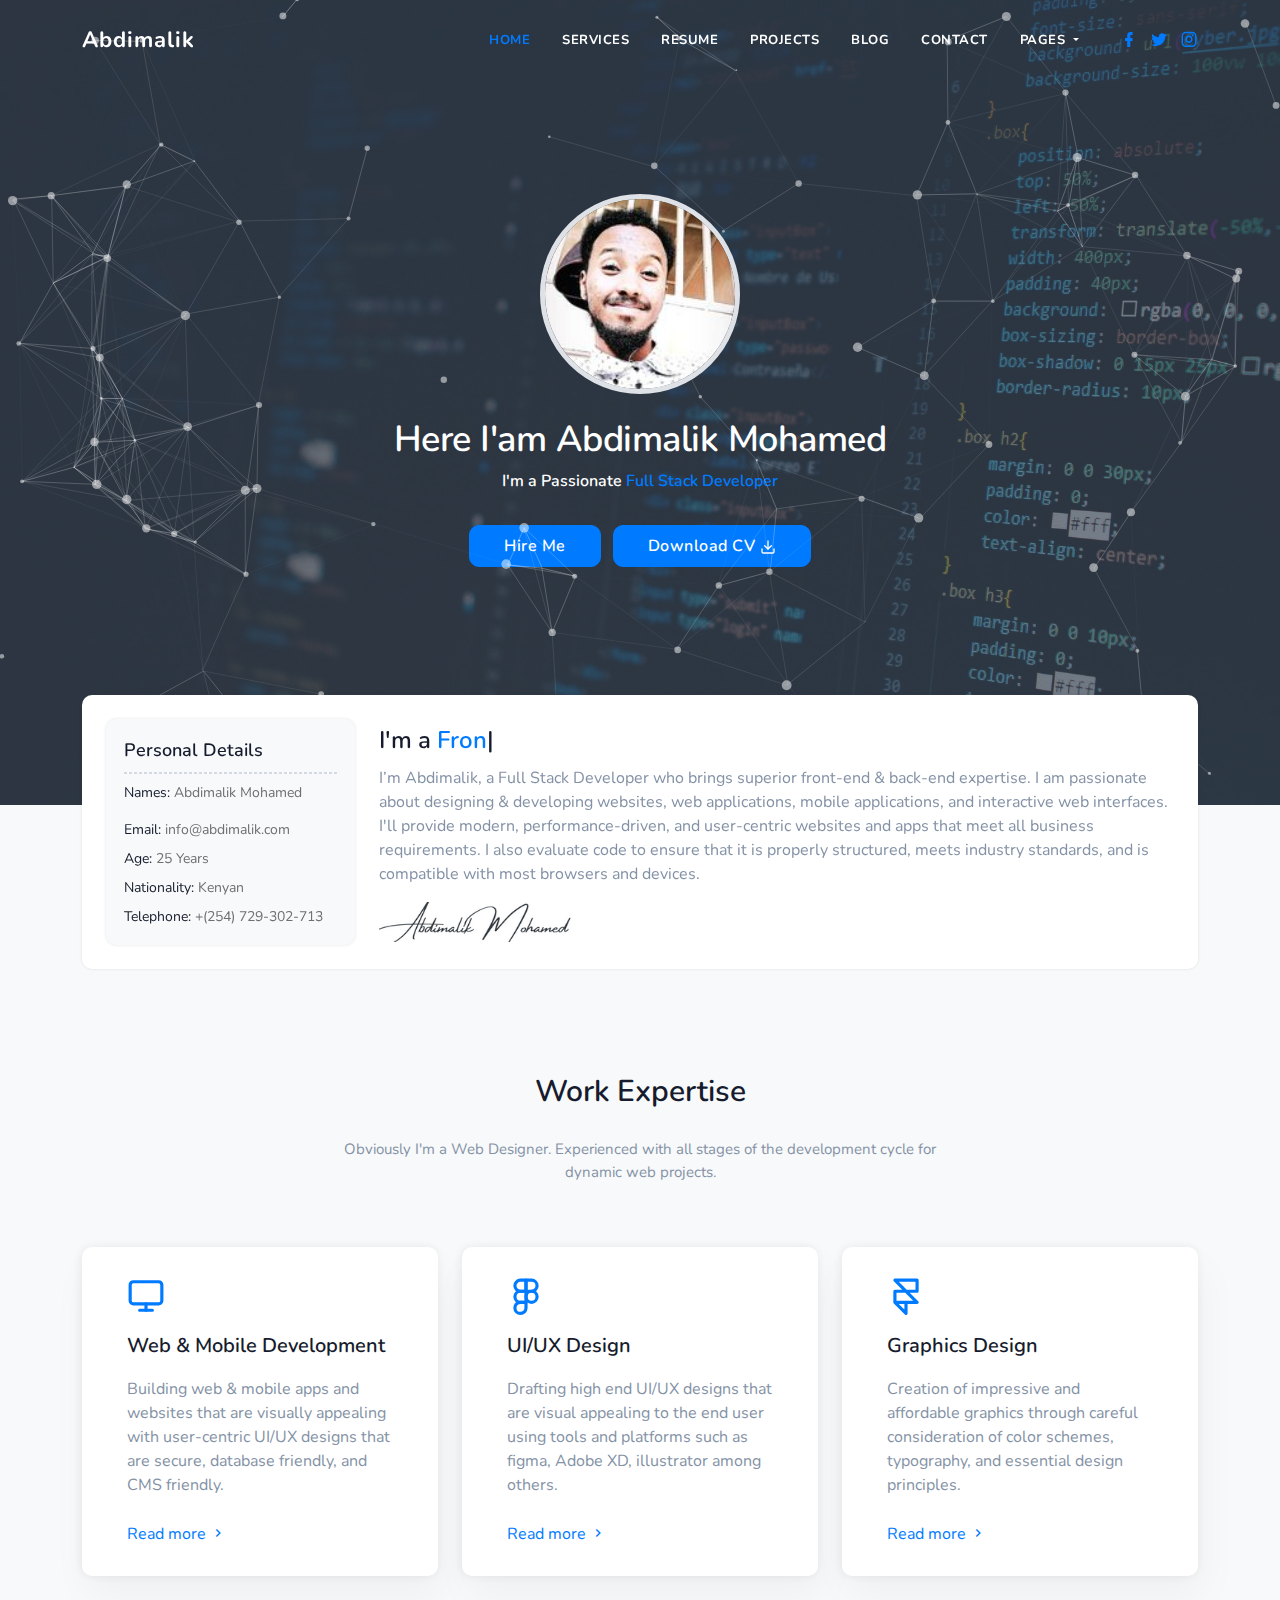
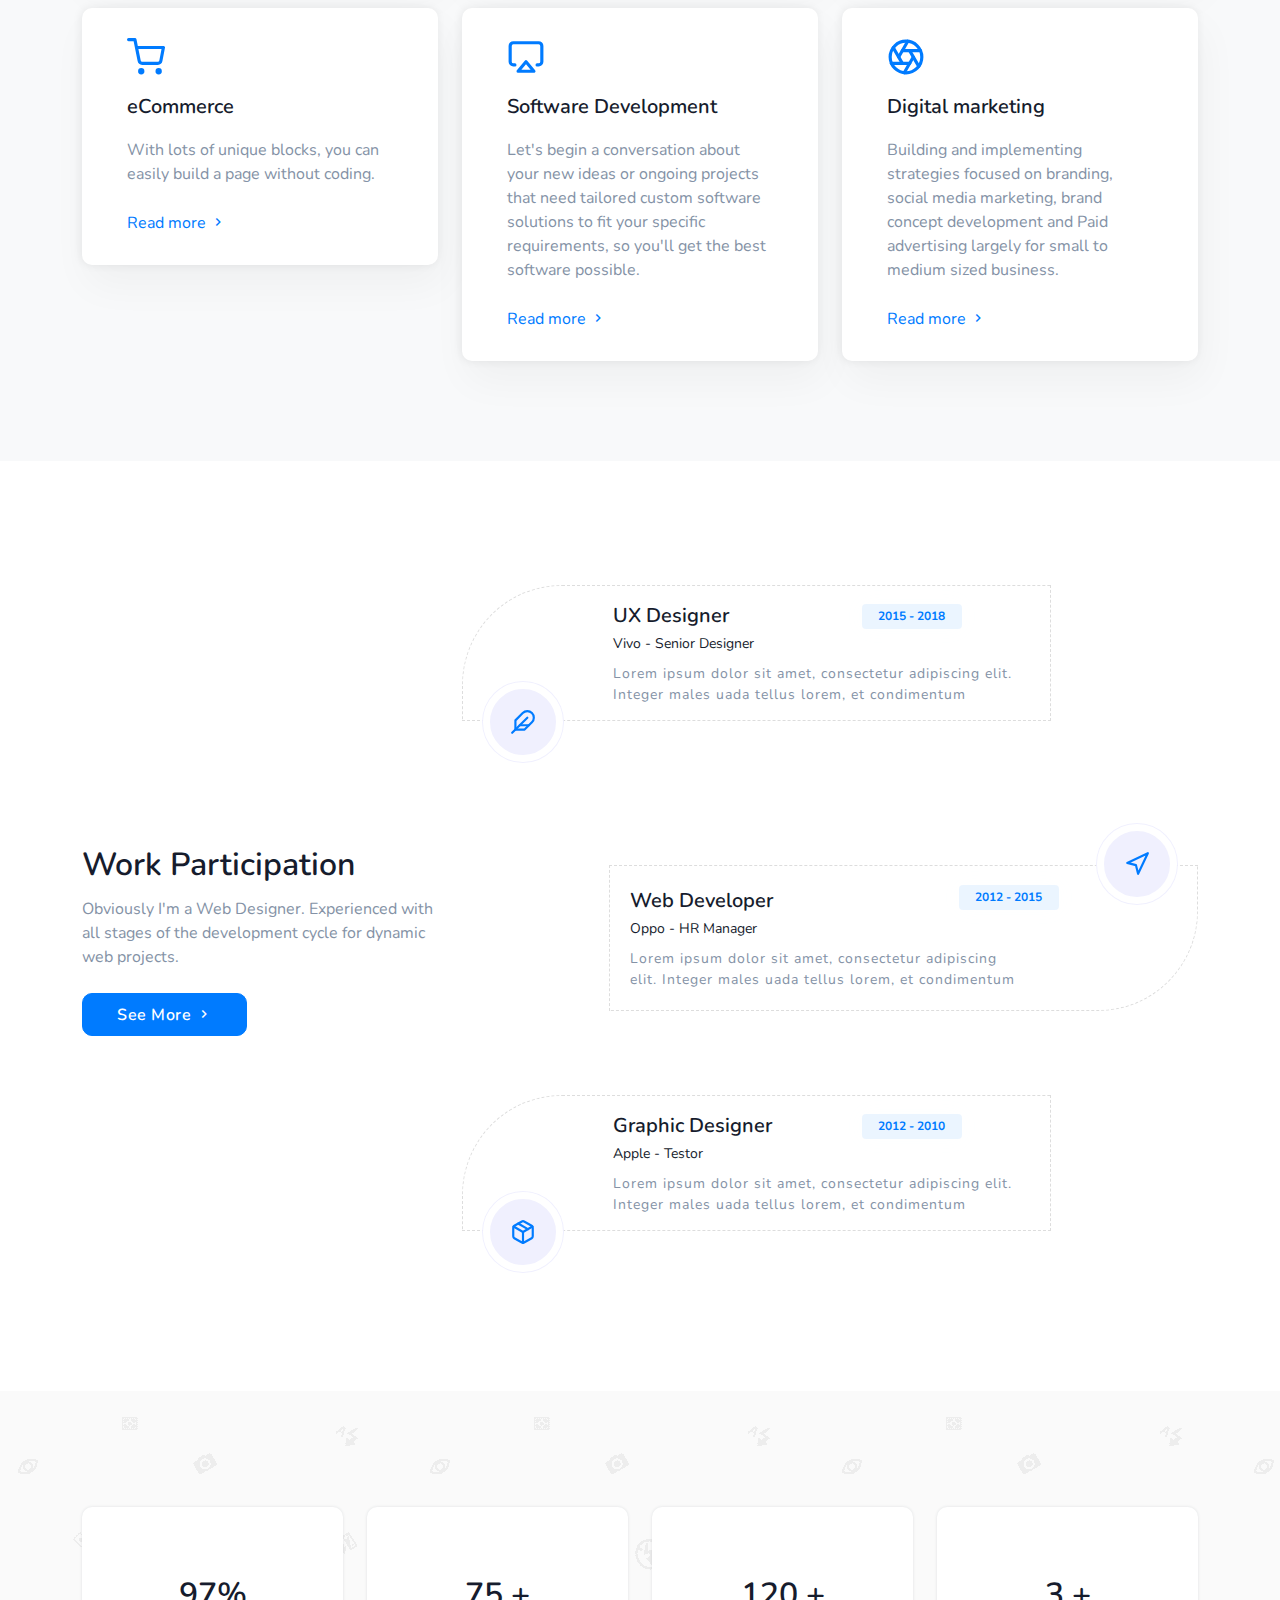
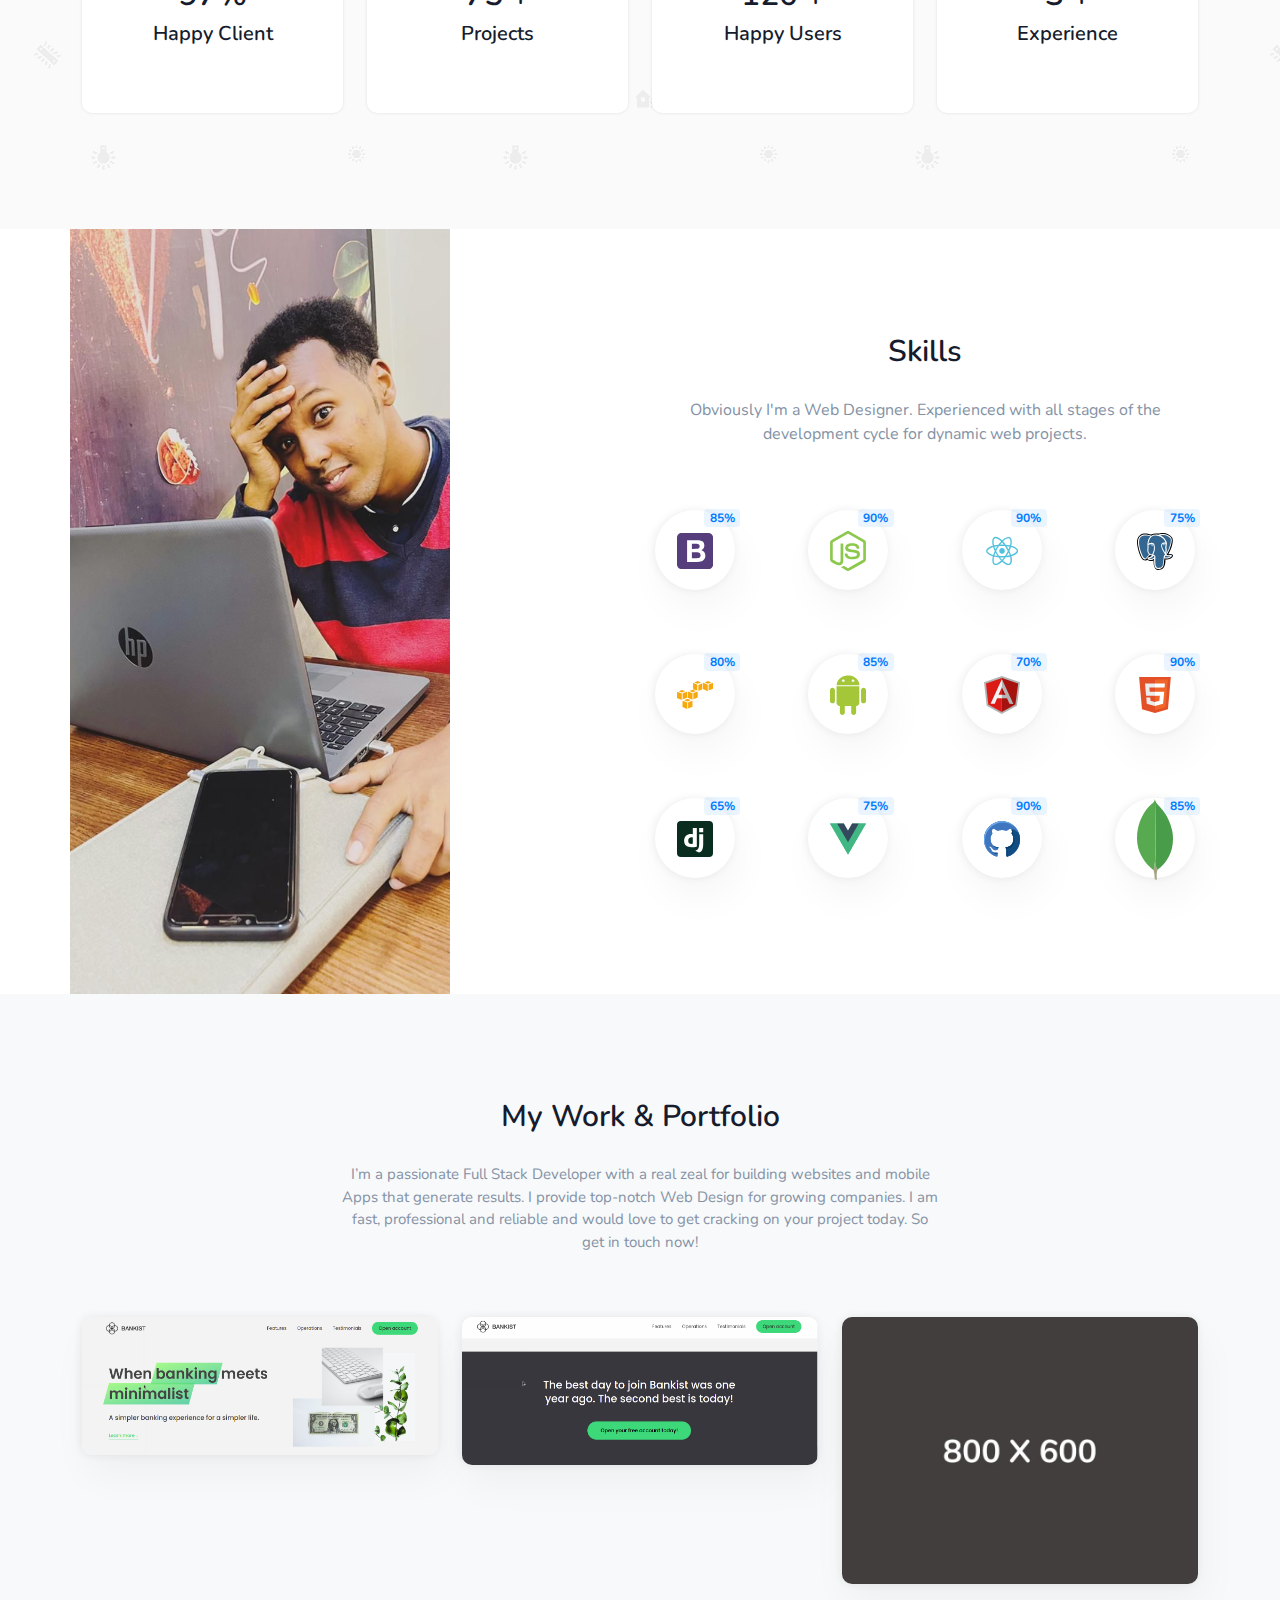
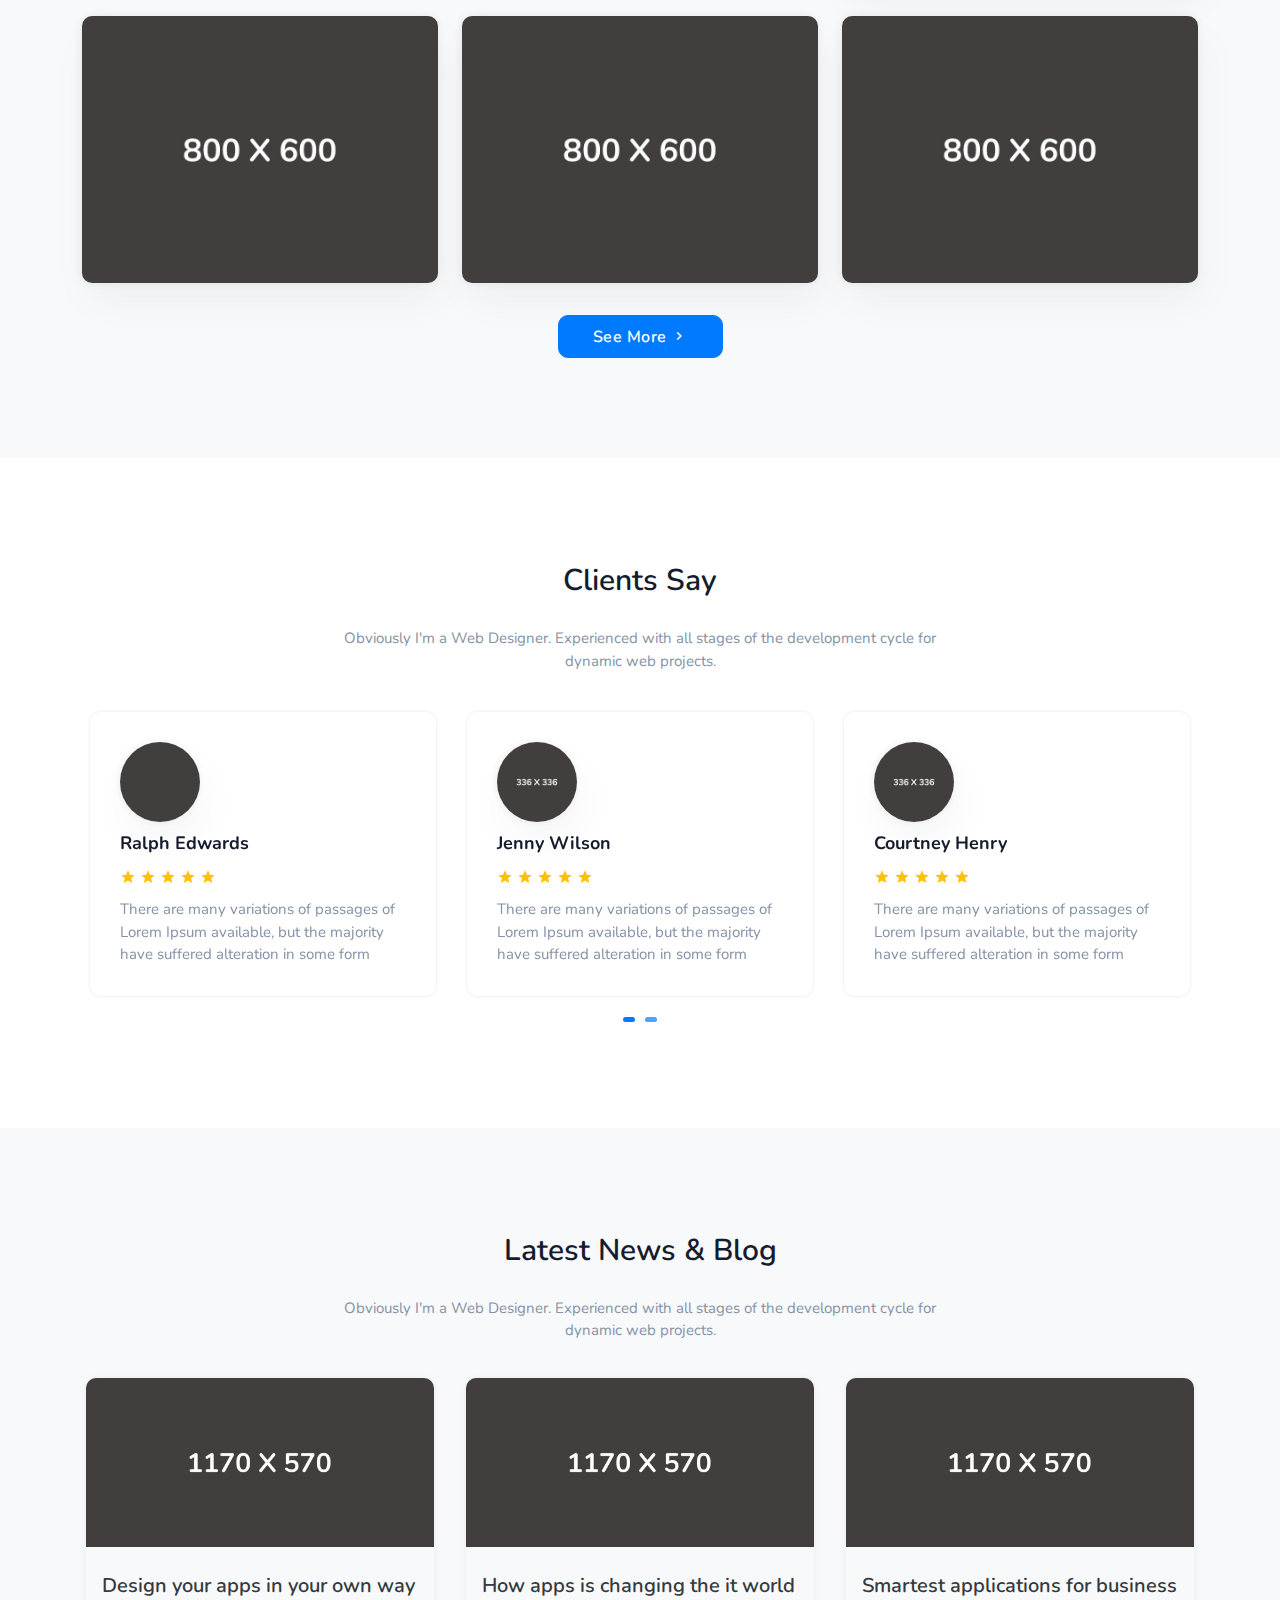
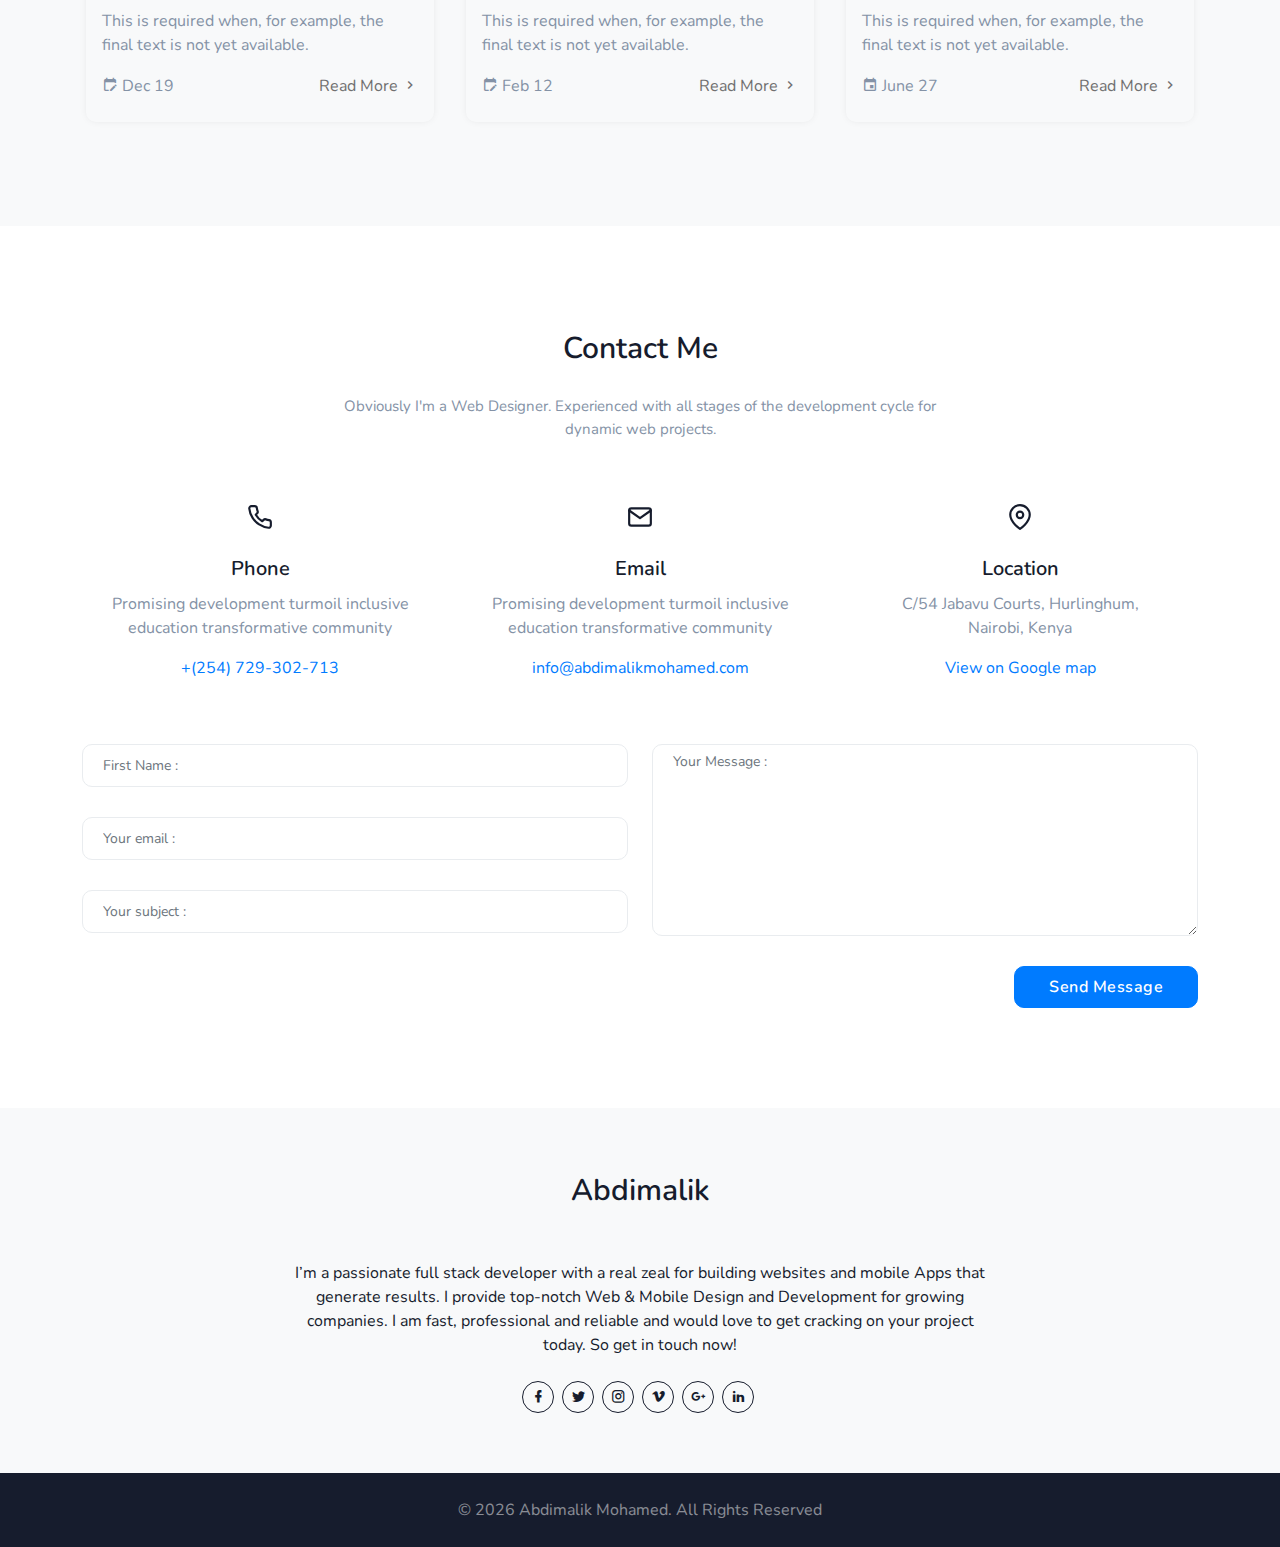
<file: AbdimalikCopy/index.html>
<!DOCTYPE html>
    <html lang="en">

    <head>
        <meta charset="utf-8" />
        <title>Abdimalik Mohamed</title>
        <meta name="viewport" content="width=device-width, initial-scale=1.0">
        <meta name="description" content="Premium Bootstrap 4 Landing Page Template" />
        <meta name="keywords" content="bootstrap 4, premium, marketing, multipurpose" />
        <meta content="Zoyothemes" name="author" />
        <!-- favicon -->
        <link rel="shortcut icon" href="images/favicon/favicon.ico">   
        <link rel="apple-touch-icon" sizes="180x180" href="images/favicon/apple-touch-icon.png">
        <link rel="icon" type="image/png" sizes="32x32" href="images/favicon/favicon-32x32.png">
        <link rel="icon" type="image/png" sizes="16x16" href="images/favicon/favicon-16x16.png">
        <link rel="manifest" href="images/favicon/site.webmanifest">
        <!-- Bootstrap -->
        <link href="css/bootstrap.min.css" rel="stylesheet" type="text/css" />
        <!-- MK Lightbox -->
        <link href="css/mklb.css" rel="stylesheet" type="text/css" />
        <!-- Icons -->
        <link href="css/materialdesignicons.min.css" rel="stylesheet" type="text/css" />
        <!-- Slider -->               
        <link href="css/tiny-slider.css" rel="stylesheet"/>
        <!-- Main css File -->
        <link href="css/style.css" rel="stylesheet" type="text/css" id="theme-opt"/>
        <link href="css/colors/default.css" rel="stylesheet" id="color-opt">
    </head>

    <body data-bs-spy="scroll" data-bs-offset="20" data-bs-target="#navbar-navlist">
        <!-- Loader -->
        <div id="preloader">
            <div id="status">
                <div class="spinner">
                    <div class="double-bounce1"></div>
                    <div class="double-bounce2"></div>
                </div>
            </div>
        </div>
        <!-- Loader -->

        <!-- Navbar Start -->
        <nav id="navbar" class="navbar navbar-expand-lg fixed-top navbar-custom navbar-light sticky">
    		<div class="container">
                <!-- Logo container-->
                <a class="logo navbar-brand" href="#">Abdimalik</a>

                <button class="navbar-toggler" type="button" data-bs-toggle="collapse" data-bs-target="#navbarCollapse" aria-controls="navbarCollapse" aria-expanded="false" 
                    aria-label="Toggle navigation">
                    <i class="mdi mdi-menu"></i>
                </button><!--end button-->

                <div class="collapse navbar-collapse navigation" id="navbarCollapse">
                    <ul id="navbar-navlist" class="navbar-nav navbar-nav-link ms-auto">
                        <li class="nav-item">
                            <a class="nav-link active" href="#home">Home</a>
                        </li><!--end nav item-->
                        <li class="nav-item">
                            <a class="nav-link" href="#services">Services</a>
                        </li><!--end nav item-->
                        <li class="nav-item">
                            <a class="nav-link" href="#resume">Resume</a>
                        </li><!--end nav item-->
                        <li class="nav-item">
                            <a class="nav-link" href="#projects">Projects</a>
                        </li><!--end nav item-->
                        <li class="nav-item">
                            <a class="nav-link" href="#news">Blog</a>
                        </li><!--end nav item-->
                        <li class="nav-item">
                            <a class="nav-link" href="#contact">Contact</a>
                        </li><!--end nav item-->
                        <li class="nav-item dropdown">
                            <a class="nav-link dropdown-toggle" href="" id="navbarDropdown" role="button" data-bs-toggle="dropdown" aria-haspopup="true" aria-expanded="false">Pages
                            </a>
                            <div class="dropdown-menu rounded m-0" aria-labelledby="navbarDropdown">
                                <div class="container ml-0 ml-md-0">
                                    <div class="row">
                                        <div class="col-md-12">
                                            <a class="dropdown-item" href="page-blog.html">Blog</a>
                                            <a class="dropdown-item" href="page-blog-detail.html">Blog Detail</a>
                                            <a class="dropdown-item" href="page-portfolio.html">Portfolio</a>
                                            <a class="dropdown-item" href="page-portfolio-detail.html">Portfolio Detail</a>
                                        </div><!--end col-->
                                    </div><!--end row-->
                                </div><!--end container-->
                            </div>
                        </li><!--end nav item-->
                    </ul>

                    <ul class="top-right text-right list-unstyled list-inline mb-0 mt-2 mt-sm-0 nav-social">
                        <li class="list-inline-item me-2"><a href="javascript:void(0)"><i class="mdi mdi-facebook"></i></a></li>
                        <li class="list-inline-item me-2"><a href="javascript:void(0)"><i class="mdi mdi-twitter"></i></a></li>
                        <li class="list-inline-item"><a href="javascript:void(0)"><i class="mdi mdi-instagram"></i></a></li>
                    </ul>
                    
                </div> 
            </div><!--end container-->
		</nav><!--end navbar-->
        <!-- Navbar End -->

        <!-- Hero Area -->
        <div class="hero-area position-relative bg-half-120" style="background-image:url('images/hero-bg.jpg')" id="home">
            <div class="bg-overlay"></div>
            <div class="container">
                <div class="row justify-content-center">
                    <div class="col-lg-12 col-md-12 align-items-center text-center">
                        <div class="title-heading mt-4 pb-60">
                            <img src="images/malik.jpg" class="img-fluid rounded-circle" alt="">
                            <h1 class="heading font-36 text-white mt-4">Here I'am Abdimalik Mohamed</h1>
                            <h6 class="designation mb-3 text-white">I'm a Passionate <span class="text-primary">Full Stack Developer</span></h6>
                            <div class="hero-btn mt-4 pt-2">
                                <a href="javascript:void(0)" class="btn btn-primary rounded me-2 mb-2">Hire Me</a>
                                <a href="javascript:void(0)" class="btn btn-primary rounded text-white mb-2">Download CV <i data-feather="download" class="fea icon-sm"></i></a>
                            </div>
                        </div>
                    </div>
                </div>
            </div>
        </div>

        <section class="bg-light">
            <div class="container">
                <div class="row">
                    <div class="col-lg-12">
                        <div class="card public-profile border-0 rounded shadow no-margin" style="z-index: 1;">
                            <div class="card-body">
                                <div class="row align-items-center">
                                    <div class="col-lg-3 col-md-4 text-md-start">
                                        <!--<img src="images/client/05.jpg" class="avatar avatar-large rounded-circle shadow d-block mx-auto" alt="">--> 
                                        <div class="about-details key-feature bg-light">
                                            <div class="media-body content">
                                                <h6 class="title mb-2">Personal Details</h6>
                                                <div class="bor-bottom mt-2 mb-2"></div>
                                                <p class="text-muted mb-0 font-14"><a href="javascript:void(0)" class="text-black">Names: </a> Abdimalik Mohamed</p>  
                                                <p class="text-muted mb-2 mt-3 font-14"><a href="javascript:void(0)" class="text-black">Email: </a> info@abdimalik.com</p>
                                                <p class="text-muted mb-2 font-14"><a href="javascript:void(0)" class="text-black">Age: </a> 25 Years</p>
                                                <p class="text-muted mb-2 font-14"><a href="javascript:void(0)" class="text-black">Nationality: </a> Kenyan</p>  
                                                <p class="text-muted mb-0 font-14"><a href="javascript:void(0)" class="text-black">Telephone: </a> +(254) 729-302-713</p>  
                                            </div>
                                        </div>
                                    </div>

                                    <div class="col-lg-9 col-md-8">
                                        <div class="row align-items-end">
                                            <div class="col-md-12 text-md-start mt-4 mt-sm-0">
                                                <h4 class="heading me-2">I'm a <span class="element text-primary" data-elements="Web Designer, Web Developer, Photographer"></span>
                                                    <span id="typed" class="text-primary"></span>
                                                </h4>
                                                <p class="text-light-muted mt-2">I’m Abdimalik, a Full Stack Developer who brings superior front-end & back-end expertise.
                                                    I am passionate about designing & developing websites, web applications, mobile applications, and interactive web interfaces.
                                                    I'll provide modern, performance-driven, and user-centric websites and apps that meet all business requirements.
                                                    I also evaluate code to ensure that it is properly structured, meets industry standards, and is compatible with most browsers and devices.</p>
                                                <img src="images/signature.png" height="40" alt="">
                                            </div><!--end col-->
                                        </div><!--end row-->
                                    </div><!--end col-->
                                </div><!--end row-->
                            </div>
                        </div>
                    </div><!--end col-->
                </div><!--end row-->
            </div><!--end container-->
        </section><!--end section -->

        <!-- Service Start -->
        <section class="section bg-light" id="services">
            <div class="container">
                <div class="row justify-content-center">
                    <div class="col-12 text-center">
                        <div class="container-title text-center mb-4 pb-2">
                            <div class="titles">
                                <h2 class="title text-capitalize mb-4">Work Expertise</h2>
                                <p class="pera-title para-desc-600 text-light-muted mb-0 mx-auto">Obviously I'm a Web Designer. Experienced with all stages of the development cycle for dynamic web projects.</p>
                                <span></span>
                            </div>
                        </div>
                    </div><!--end col-->
                </div><!--end row-->

                <div class="row">
                    <div class="col-lg-4 col-md-6 col-12 mt-4 pt-2">
                        <div class="feature-widget text-left rounded">
                            <div class="services-icon text-primary mb-3">
                                <i data-feather="monitor" class="fea icon-md"></i>
                            </div>
                            <div class="services-texts">
                                <h3 class="title mb-3">Web & Mobile Development</h3>
                                <p class="text-light-muted mb-4">Building web & mobile apps and websites  that are visually appealing with user-centric UI/UX designs that are secure, database friendly, and CMS friendly.</p>
                                <a href="javascript:void(0)" class="text-primary">Read more <i class="mdi mdi-chevron-right"></i></a>
                            </div>
                        </div>
                    </div>

                    <div class="col-lg-4 col-md-6 col-12 mt-4 pt-2">
                        <div class="feature-widget text-left rounded">
                            <div class="services-icon text-primary mb-3">
                                <i data-feather="figma" class="fea icon-md"></i>
                            </div>
                            <div class="services-texts">
                                <h3 class="title mb-3">UI/UX Design</h3>
                                <p class="text-light-muted mb-4">Drafting high end UI/UX designs that are visual appealing to the end user using tools and platforms such as figma, Adobe XD, illustrator among others.</p>
                                <a href="javascript:void(0)" class="text-primary">Read more <i class="mdi mdi-chevron-right"></i></a>
                            </div>
                        </div>
                    </div>

                    <div class="col-lg-4 col-md-6 col-12 mt-4 pt-2">
                        <div class="feature-widget text-left rounded">
                            <div class="services-icon text-primary mb-3">
                                <i data-feather="framer" class="fea icon-md"></i>
                            </div>
                            <div class="services-texts">
                                <h3 class="title mb-3">Graphics Design</h3>
                                <p class="text-light-muted mb-4">Creation of impressive and affordable graphics through careful consideration of color schemes, typography, and essential design principles. </p>
                                <a href="javascript:void(0)" class="text-primary">Read more <i class="mdi mdi-chevron-right"></i></a>
                            </div>
                        </div>
                    </div>
                
                    <div class="col-lg-4 col-md-6 col-12 mt-4 pt-2">
                        <div class="feature-widget text-left rounded">
                            <div class="services-icon text-primary mb-3">
                                <i data-feather="shopping-cart" class="fea icon-md"></i>
                            </div>
                            <div class="services-texts">
                                <h3 class="title mb-3">eCommerce</h3>
                                <p class="text-light-muted mb-4">With lots of unique blocks, you can easily build a page without coding.</p>
                                <a href="javascript:void(0)" class="text-primary">Read more <i class="mdi mdi-chevron-right"></i></a>
                            </div>
                        </div>
                    </div>

                    <div class="col-lg-4 col-md-6 col-12 mt-4 pt-2">
                        <div class="feature-widget text-left rounded">
                            <div class="services-icon text-primary mb-3">
                                <i data-feather="airplay" class="fea icon-md"></i>
                            </div>
                            <div class="services-texts">
                                <h3 class="title mb-3">Software Development</h3>
                                <p class="text-light-muted mb-4">Let's begin a conversation about your new ideas or ongoing projects that need tailored custom software solutions to fit your specific requirements, so you'll get the best software possible.</p>
                                <a href="javascript:void(0)" class="text-primary">Read more <i class="mdi mdi-chevron-right"></i></a>
                            </div>
                        </div>
                    </div>

                    <div class="col-lg-4 col-md-6 col-12 mt-4 pt-2">
                        <div class="feature-widget text-left rounded">
                            <div class="icon services-icon text-primary mb-3">
                                <i data-feather="aperture" class="fea icon-md"></i>
                            </div>
                            <div class="services-texts">
                                <h3 class="title mb-3">Digital marketing</h3>
                                <p class="text-light-muted mb-4"> Building and implementing strategies focused on branding, social media marketing, brand concept development and Paid advertising largely for small to medium sized business.</p>
                                <a href="javascript:void(0)" class="text-primary">Read more <i class="mdi mdi-chevron-right"></i></a>
                            </div>
                        </div>
                    </div>

                </div><!-- end row -->
            </div>
        </section>
        <!-- End Start -->


        <!-- Start Section -->
        <section class="section" id="resume">
            <div class="container">

                <div class="row justify-content-center align-items-center">
                    <div class="col-lg-4">
                        <div class="work-content mt-4">
                            <h2 class="text-capitalize">Work  Participation</h2>
                            <p class="mb-0 text-light-muted">Obviously I'm a Web Designer. Experienced with all stages of the development cycle for dynamic web projects.</p>
                            <a href="#" class="btn btn btn-primary rounded mt-4 pt-2">See More <i class="mdi mdi-chevron-right"></i></a>
                        </div>
                    </div>

                    <div class="col-lg-8">
                        <div class="row">
                            <div class="main-timeline">
                                <div class="timeline mt-4">
                                    <a href="#" class="timeline-content">
                                        <div class="timeline-icon text-primary">
                                            <i data-feather="feather" class="fea icon-md"></i>
                                        </div>
                                        <h3 class="title mb-0">UX Designer</h3>
                                        <small class="company">Vivo - Senior Designer</small>
                                        <span class="badge skill-badge education-badge badge-light">2015 - 2018</span>
                                        <p class="description text-light-muted mt-2">
                                            Lorem ipsum dolor sit amet, consectetur adipiscing elit. Integer males uada tellus lorem, et condimentum
                                        </p>
                                    </a>
                                </div>
                                <div class="timeline mt-4">
                                    <a href="#" class="timeline-content">
                                        <div class="timeline-icon text-primary">
                                            <i data-feather="navigation" class="fea icon-md"></i>
                                        </div>
                                        <h3 class="title mb-0">Web Developer</h3>
                                        <small class="company">Oppo - HR Manager</small>
                                        <span class="badge skill-badge education-badge margin-50 badge-light">2012 - 2015</span>
                                        <p class="description text-light-muted mt-2">
                                            Lorem ipsum dolor sit amet, consectetur adipiscing elit. Integer males uada tellus lorem, et condimentum
                                        </p>
                                    </a>
                                </div>
                                <div class="timeline mt-4">
                                    <a href="#" class="timeline-content">
                                        <div class="timeline-icon text-primary">
                                            <i data-feather="package" class="fea icon-md"></i>
                                        </div>
                                        <h3 class="title mb-0">Graphic Designer</h3>
                                        <small class="company">Apple - Testor</small>
                                        <span class="badge skill-badge education-badge badge-light">2012 - 2010</span>
                                        <p class="description text-light-muted mt-2">
                                            Lorem ipsum dolor sit amet, consectetur adipiscing elit. Integer males uada tellus lorem, et condimentum
                                        </p>
                                    </a>
                                </div>
                            </div>
                        </div>
                    </div>
                </div>
            </div><!-- end container -->
        </section><!-- end section -->

        <!-- Client Start -->
        <section class="section fan-fact" style="background-image:url('images/bg-pattern.png')" id="about">
            <div class="container">
                <div class="row" id="counter">
                    <div class="col-lg-3 col-6 my-3">
                        <div class="card counter-box border-0 shadow text-center rounded py-3">
                            <div class="card-body py-5">
                                <h2 class="mb-0"><span class="counter-value" data-target="97">97</span>%</h2>
                                <h5 class="counter-head mb-0">Happy Client </h5>
                            </div>
                        </div>
                    </div>

                    <div class="col-lg-3 col-6 my-3">
                        <div class="card counter-box border-0 shadow text-center rounded py-3">
                            <div class="card-body py-5">
                                <h2 class="mb-0"><span class="counter-value" data-target="75">1</span> + </h2>
                                <h5 class="counter-head mb-0">Projects </h5>
                            </div>
                        </div>
                    </div>
                    
                    <div class="col-lg-3 col-6 my-3">
                        <div class="card counter-box border-0 shadow text-center rounded py-3">
                            <div class="card-body py-5">
                                <h2 class="mb-0"><span class="counter-value" data-target="120">30</span> + </h2>
                                <h5 class="counter-head mb-0">Happy Users </h5>
                            </div>
                        </div>
                    </div>

                    <div class="col-lg-3 col-6 my-3">
                        <div class="card counter-box border-0 shadow text-center rounded py-3">
                            <div class="card-body py-5">
                                <h2 class="mb-0"><span class="counter-value" data-target="3">3</span> + </h2>
                                <h5 class="counter-head mb-0">Experience </h5>
                            </div>
                        </div>
                    </div>
                </div><!--end row-->
            </div><!--end container-->
        </section>
        <!-- End Section Client -->

        <!-- Skill & CTA START -->
        <section class="cta-full">
            <div class="container">
                <div class="row position-relative">
                    <div class="col-lg-4 padding-less img" style="background-image:url('images/me.jpg')" data-jarallax='{"speed": 0.5}'></div><!-- end col -->
                    <div class="col-lg-8 offset-lg-5">
                        <div class="cta-full-img-box">
                            <div class="row justify-content-center">
                                <div class="col-12 text-center mb-3">
                                    <div class="container-title">
                                        <div class="titles">
                                            <h4 class="title title-line text-capitalize mb-4">Skills</h4>
                                        </div>
                                        <p class="text-light-muted mx-auto width-max mb-0">Obviously I'm a Web Designer. Experienced with all stages of the development cycle for dynamic web projects.</p>
                                    </div>
                                </div><!--end col-->
                            </div><!--end row-->

                            <div class="row align-items-center">
                                <div class="col-lg-3 col-6 mt-4 pt-2">
                                    <div class="card explore-feature border-0 text-center bg-white p-3">
                                        <div class="card-body p-0">
                                            <div class="skill-icon rounded-circle shadow-lg d-inline-block">
                                                <img src="images/skills/bootstrap.svg" alt="" class="img-fluid mx-auto">
                                            </div>
                                            <span class="badge skill-badge badge-light">85%</span>
                                        </div>
                                    </div>
                                </div><!--end col-->

                                <div class="col-lg-3 col-6 mt-4 pt-2">
                                    <div class="card explore-feature border-0 text-center bg-white p-3">
                                        <div class="card-body p-0">
                                            <div class="skill-icon rounded-circle shadow-lg d-inline-block">
                                                <img src="images/skills/nodejs-icon.svg" alt="" class="img-fluid mx-auto">
                                            </div>
                                            <span class="badge skill-badge badge-light">90%</span>
                                        </div>
                                    </div>
                                </div><!--end col-->

                                <div class="col-lg-3 col-6 mt-4 pt-2">
                                    <div class="card explore-feature border-0 text-center bg-white p-3">
                                        <div class="card-body p-0">
                                            <div class="skill-icon rounded-circle shadow-lg d-inline-block">
                                                <img src="images/skills/react.svg" alt="" class="img-fluid mx-auto">
                                            </div>
                                            <span class="badge skill-badge badge-light">90%</span>
                                        </div>
                                    </div>
                                </div><!--end col-->

                                <div class="col-lg-3 col-6 mt-4 pt-2">
                                    <div class="card explore-feature border-0 text-center bg-white p-3">
                                        <div class="card-body p-0">
                                            <div class="skill-icon rounded-circle shadow-lg d-inline-block">
                                                <img src="images/skills/post_gray_sql.svg" alt="" class="img-fluid mx-auto">
                                            </div>
                                            <span class="badge skill-badge badge-light">75%</span>
                                        </div>
                                    </div>
                                </div><!--end col-->    
                            </div><!-- end row -->

                            <div class="row align-items-center">
                                <div class="col-lg-3 col-6 mt-4 pt-2">
                                    <div class="card explore-feature border-0 text-center bg-white p-3">
                                        <div class="card-body p-0">
                                            <div class="skill-icon rounded-circle shadow-lg d-inline-block">
                                                <img src="images/skills/amazons3.svg" alt="" class="img-fluid mx-auto">
                                            </div>
                                            <span class="badge skill-badge badge-light">80%</span>
                                        </div>
                                    </div>
                                </div><!--end col-->

                                <div class="col-lg-3 col-6 mt-4 pt-2">
                                    <div class="card explore-feature border-0 text-center bg-white p-3">
                                        <div class="card-body p-0">
                                            <div class="skill-icon rounded-circle shadow-lg d-inline-block">
                                                <img src="images/skills/android.svg" alt="" class="img-fluid mx-auto">
                                            </div>
                                            <span class="badge skill-badge badge-light">85%</span>
                                        </div>
                                    </div>
                                </div><!--end col-->

                                <div class="col-lg-3 col-6 mt-4 pt-2">
                                    <div class="card explore-feature border-0 text-center bg-white p-3">
                                        <div class="card-body p-0">
                                            <div class="skill-icon rounded-circle shadow-lg d-inline-block">
                                                <img src="images/skills/Angular.svg" alt="" class="img-fluid mx-auto">
                                            </div>
                                            <span class="badge skill-badge badge-light">70%</span>
                                        </div>
                                    </div>
                                </div><!--end col-->

                                <div class="col-lg-3 col-6 mt-4 pt-2">
                                    <div class="card explore-feature border-0 text-center bg-white p-3">
                                        <div class="card-body p-0">
                                            <div class="skill-icon rounded-circle shadow-lg d-inline-block">
                                                <img src="images/skills/html5.svg" alt="" class="img-fluid mx-auto">
                                            </div>
                                            <span class="badge skill-badge badge-light">90%</span>
                                        </div>
                                    </div>
                                </div><!--end col-->    

                                <div class="col-lg-3 col-6 mt-4 pt-2">
                                    <div class="card explore-feature border-0 text-center bg-white p-3">
                                        <div class="card-body p-0">
                                            <div class="skill-icon rounded-circle shadow-lg d-inline-block">
                                                <img src="images/skills/django.svg" alt="" class="img-fluid mx-auto">
                                            </div>
                                            <span class="badge skill-badge badge-light">65%</span>
                                        </div>
                                    </div>
                                </div><!--end col-->   
                                
                                <div class="col-lg-3 col-6 mt-4 pt-2">
                                    <div class="card explore-feature border-0 text-center bg-white p-3">
                                        <div class="card-body p-0">
                                            <div class="skill-icon rounded-circle shadow-lg d-inline-block">
                                                <img src="images/skills/vue.svg" alt="" class="img-fluid mx-auto">
                                            </div>
                                            <span class="badge skill-badge badge-light">75%</span>
                                        </div>
                                    </div>
                                </div><!--end col-->   


                                <div class="col-lg-3 col-6 mt-4 pt-2">
                                    <div class="card explore-feature border-0 text-center bg-white p-3">
                                        <div class="card-body p-0">
                                            <div class="skill-icon rounded-circle shadow-lg d-inline-block">
                                                <img src="images/skills/github.svg" alt="" class="img-fluid mx-auto">
                                            </div>
                                            <span class="badge skill-badge badge-light">90%</span>
                                        </div>
                                    </div>
                                </div><!--end col-->   


                                <div class="col-lg-3 col-6 mt-4 pt-2">
                                    <div class="card explore-feature border-0 text-center bg-white p-3">
                                        <div class="card-body p-0">
                                            <div class="skill-icon rounded-circle shadow-lg d-inline-block">
                                                <img src="images/skills/mongodb.svg" alt="" class="img-fluid mx-auto">
                                            </div>
                                            <span class="badge skill-badge badge-light">85%</span>
                                        </div>
                                    </div>
                                </div><!--end col-->   
                            </div><!-- end row -->

                        </div> <!-- end about detail -->
                    </div> <!-- end col -->        
                </div><!--end row-->
            </div><!--end container fluid-->
        </section><!--end section-->   
        <!-- Skill & CTA End -->


        <!-- Projects/Work Start -->
        <section class="section bg-light" id="projects">
            <div class="container">
                <div class="row justify-content-center">
                    <div class="col-12 text-center">
                        <div class="container-title text-center mb-4 pb-2">
                            <div class="titles">
                                <h2 class="title text-capitalize mb-4">My Work & Portfolio</h2>
                                <p class="pera-title para-desc-600 text-light-muted mb-0 mx-auto">I’m a passionate Full Stack Developer with a real zeal for building websites and mobile Apps that generate results. I provide top-notch Web Design for growing companies. I am fast, professional and reliable and would love to get cracking on your project today. So get in touch now!</p>
                                <span></span>
                            </div>
                        </div>
                    </div><!--end col-->
                </div><!--end row-->


                <div class="row">
                    <div class="col-lg-4 col-md-6 col-12 mt-4 pt-2">
                        <div class="card border-0 work-container work-modern position-relative d-block overflow-hidden rounded">
                            <div class="card-body p-0">
                                <img src="images/portfolio/1.png" class="img-fluid" alt="work-image">
                                <div class="overlay-work bg-dark"></div>
                                <div class="content">
                                    <h5 class="mb-0"><a href="page-portfolio-detail.html" class="text-white title">Iphone mockup</a></h5>
                                    <h6 class="text-light tag mb-0">Branding</h6>
                                </div>
                                <div class="icons text-center">
                                    <a href="javascript:void(0)" data-src="images/portfolio/1.png"  data-gallery="myGal" class="text-primary work-icon bg-white d-inline-block rounded-pill mfp-image">
                                        <i data-feather="camera" class="fea icon-sm"></i>
                                    </a>
                                    <a href="javascript:void(0)" data-src="images/portfolio/1.jpg"  data-gallery="myGal" class="text-primary work-icon bg-white d-inline-block rounded-pill mfp-image">
                                        <i data-feather="link" class="fea icon-sm"></i>
                                    </a>
                                </div>
                            </div>
                        </div>
                    </div><!--end col-->
                    
                    <div class="col-lg-4 col-md-6 col-12 mt-4 pt-2">
                        <div class="card border-0 work-container work-modern position-relative d-block overflow-hidden rounded">
                            <div class="card-body p-0">
                                <img src="images/portfolio/2.png" class="img-fluid" alt="work-image">
                                <div class="overlay-work bg-dark"></div>
                                <div class="content">
                                    <h5 class="mb-0"><a href="page-portfolio-detail.html" class="text-white title">Mockup Collection</a></h5>
                                    <h6 class="text-light tag mb-0">Mockup</h6>
                                </div>
                                <div class="icons text-center">
                                    <a href="javascript:void(0)" data-src="images/portfolio/2.jpg" data-gallery="myGal" class="text-primary work-icon bg-white d-inline-block rounded-pill mfp-image"><i data-feather="camera" class="fea icon-sm"></i></a>

                                    <a href="javascript:void(0)" data-src="images/portfolio/1.jpg"  data-gallery="myGal" class="text-primary work-icon bg-white d-inline-block rounded-pill mfp-image">
                                        <i data-feather="link" class="fea icon-sm"></i>
                                    </a>
                                </div>
                            </div>
                        </div>
                    </div><!--end col-->
                    
                    <div class="col-lg-4 col-md-6 col-12 mt-4 pt-2">
                        <div class="card border-0 work-container work-modern position-relative d-block overflow-hidden rounded">
                            <div class="card-body p-0">
                                <img src="images/portfolio/3.jpg" class="img-fluid" alt="work-image">
                                <div class="overlay-work bg-dark"></div>
                                <div class="content">
                                    <h5 class="mb-0"><a href="page-portfolio-detail.html" class="text-white title">Abstract images</a></h5>
                                    <h6 class="text-light tag mb-0">Abstract</h6>
                                </div>
                                <div class="icons text-center">
                                    <a href="javascript:void(0)" data-src="images/portfolio/3.jpg" data-gallery="myGal" class="text-primary work-icon bg-white d-inline-block rounded-pill mfp-image"><i data-feather="camera" class="fea icon-sm"></i></a>
                                    <a href="javascript:void(0)" data-src="images/portfolio/1.jpg"  data-gallery="myGal" class="text-primary work-icon bg-white d-inline-block rounded-pill mfp-image">
                                        <i data-feather="link" class="fea icon-sm"></i>
                                    </a>
                                </div>
                            </div>
                        </div>
                    </div><!--end col-->
                    
                    <div class="col-lg-4 col-md-6 col-12 mt-4 pt-2">
                        <div class="card border-0 work-container work-modern position-relative d-block overflow-hidden rounded">
                            <div class="card-body p-0">
                                <img src="images/portfolio/4.jpg" class="img-fluid" alt="work-image">
                                <div class="overlay-work bg-dark"></div>
                                <div class="content">
                                    <h5 class="mb-0"><a href="page-portfolio-detail.html" class="text-white title">Yellow bg with Books</a></h5>
                                    <h6 class="text-light tag mb-0">Books</h6>
                                </div>
                                <div class="icons text-center">
                                    <a href="javascript:void(0)" data-src="images/portfolio/4.jpg" data-gallery="myGal" class="text-primary work-icon bg-white d-inline-block rounded-pill mfp-image"><i data-feather="camera" class="fea icon-sm"></i></a>
                                    <a href="javascript:void(0)" data-src="images/portfolio/1.jpg"  data-gallery="myGal" class="text-primary work-icon bg-white d-inline-block rounded-pill mfp-image">
                                        <i data-feather="link" class="fea icon-sm"></i>
                                    </a>
                                </div>
                            </div>
                        </div>
                    </div><!--end col-->
                    
                    <div class="col-lg-4 col-md-6 col-12 mt-4 pt-2">
                        <div class="card border-0 work-container work-modern position-relative d-block overflow-hidden rounded">
                            <div class="card-body p-0">
                                <img src="images/portfolio/5.jpg" class="img-fluid" alt="work-image">
                                <div class="overlay-work bg-dark"></div>
                                <div class="content">
                                    <h5 class="mb-0"><a href="page-portfolio-detail.html" class="text-white title">Company V-card</a></h5>
                                    <h6 class="text-light tag mb-0">V-card</h6>
                                </div>
                                <div class="icons text-center">
                                    <a href="javascript:void(0)" data-src="images/portfolio/5.jpg" data-gallery="myGal" class="text-primary work-icon bg-white d-inline-block rounded-pill mfp-image"><i data-feather="camera" class="fea icon-sm"></i></a>
                                    <a href="javascript:void(0)" data-src="images/portfolio/1.jpg"  data-gallery="myGal" class="text-primary work-icon bg-white d-inline-block rounded-pill mfp-image">
                                        <i data-feather="link" class="fea icon-sm"></i>
                                    </a>
                                </div>
                            </div>
                        </div>
                    </div><!--end col-->
                    
                    <div class="col-lg-4 col-md-6 col-12 mt-4 pt-2">
                        <div class="card border-0 work-container work-modern position-relative d-block overflow-hidden rounded">
                            <div class="card-body p-0">
                                <img src="images/portfolio/6.jpg" class="img-fluid" alt="work-image">
                                <div class="overlay-work bg-dark"></div>
                                <div class="content">
                                    <h5 class="mb-0"><a href="page-portfolio-detail.html" class="text-white title">Mockup box with paints</a></h5>
                                    <h6 class="text-light tag mb-0">Photography</h6>
                                </div>
                                <div class="icons text-center">
                                    <a href="javascript:void(0)" data-src="images/portfolio/6.jpg" data-gallery="myGal" class="text-primary work-icon bg-white d-inline-block rounded-pill mfp-image"><i data-feather="camera" class="fea icon-sm"></i></a>
                                    <a href="javascript:void(0)" data-src="images/portfolio/1.jpg"  data-gallery="myGal" class="text-primary work-icon bg-white d-inline-block rounded-pill mfp-image">
                                        <i data-feather="link" class="fea icon-sm"></i>
                                    </a>
                                </div>
                            </div>
                        </div>
                    </div><!--end col-->

                    <div class="col-12 mt-4 pt-2">
                        <div class="text-center">
                            <a href="page-portfolio.html" class="btn btn btn-primary rounded">See More <i class="mdi mdi-chevron-right"></i></a>
                        </div>
                    </div><!--end col-->
                </div><!--end row-->
            </div>
            <!-- End container -->
        </section>
        <!-- Projects End -->

        <!-- Testimonial Start -->
        <section class="section bg-white">
            <div class="container">
                <div class="row justify-content-center">
                    <div class="col-12 text-center">
                        <div class="container-title text-center mb-4 pb-2">
                            <div class="titles">
                                <h2 class="title text-capitalize mb-4">Clients Say</h2>
                                <p class="pera-title para-desc-600 text-light-muted mb-0 mx-auto">Obviously I'm a Web Designer. Experienced with all stages of the development cycle for dynamic web projects.</p>
                                <span></span>
                            </div>
                        </div>
                    </div><!--end col-->
                </div><!--end row-->

                <div class="row">
                    <div class="col-12">
                        <div class="client-review-slider">
                            <div class="tiny-slide">
                                <div class="client-review rounded shadow m-2">
                                    <div class="align-items-center justify-content-start justify-content-sm-center">
                                        <div class="col-sm-auto mb-4 mb-sm-0">
                                            <img class="img-fluid avatar avatar-xl" src="images/client/01.jpg" alt="">
                                        </div>
                                        <div class="col pl-lg-4 clt-section">
                                            <h5 class="clt-title mt-2 mb-2">Ralph Edwards</h5>
                                            <ul class="list-unstyled float-right mb-0">
                                                <li class="list-inline-item text-warning"><i class="mdi mdi-star"></i></li>
                                                <li class="list-inline-item text-warning"><i class="mdi mdi-star"></i></li>
                                                <li class="list-inline-item text-warning"><i class="mdi mdi-star"></i></li>
                                                <li class="list-inline-item text-warning"><i class="mdi mdi-star"></i></li>
                                                <li class="list-inline-item text-warning"><i class="mdi mdi-star"></i></li>
                                            </ul>
                                        </div>
                                        <p class="pera-title text-light-muted mb-0 mt-2">There are many variations of passages of Lorem Ipsum available, but the majority have suffered alteration in some form</p>
                                    </div>
                                </div>
                            </div>
                            <div class="tiny-slide">
                                <div class="client-review rounded shadow m-2">
                                    <div class="align-items-center justify-content-start justify-content-sm-center">
                                        <div class="col-sm-auto mb-4 mb-sm-0">
                                            <img class="img-fluid avatar avatar-xl" src="images/client/female-4.jpg" alt="">
                                        </div>
                                        <div class="col pl-lg-4 clt-section">
                                            <h5 class="clt-title mt-2 mb-2">Jenny Wilson</h5>
                                            <ul class="list-unstyled float-right mb-0">
                                                <li class="list-inline-item text-warning"><i class="mdi mdi-star"></i></li>
                                                <li class="list-inline-item text-warning"><i class="mdi mdi-star"></i></li>
                                                <li class="list-inline-item text-warning"><i class="mdi mdi-star"></i></li>
                                                <li class="list-inline-item text-warning"><i class="mdi mdi-star"></i></li>
                                                <li class="list-inline-item text-warning"><i class="mdi mdi-star"></i></li>
                                            </ul>
                                        </div>
                                        <p class="pera-title text-light-muted mb-0 mt-2">There are many variations of passages of Lorem Ipsum available, but the majority have suffered alteration in some form</p>
                                    </div>
                                </div>
                            </div>
                            <div class="tiny-slide">
                                <div class="client-review rounded shadow m-2">
                                    <div class="align-items-center justify-content-start justify-content-sm-center">
                                        <div class="col-sm-auto mb-4 mb-sm-0">
                                            <img class="img-fluid avatar avatar-xl" src="images/client/male-1.jpg" alt="">
                                        </div>
                                        <div class="col pl-lg-4 clt-section">
                                            <h5 class="clt-title mt-2 mb-2">Courtney Henry</h5>
                                            <ul class="list-unstyled float-right mb-0">
                                                <li class="list-inline-item text-warning"><i class="mdi mdi-star"></i></li>
                                                <li class="list-inline-item text-warning"><i class="mdi mdi-star"></i></li>
                                                <li class="list-inline-item text-warning"><i class="mdi mdi-star"></i></li>
                                                <li class="list-inline-item text-warning"><i class="mdi mdi-star"></i></li>
                                                <li class="list-inline-item text-warning"><i class="mdi mdi-star"></i></li>
                                            </ul>
                                        </div>
                                        <p class="pera-title text-light-muted mb-0 mt-2">There are many variations of passages of Lorem Ipsum available, but the majority have suffered alteration in some form</p>
                                    </div>
                                </div>
                            </div>
                            <div class="tiny-slide">
                                <div class="client-review rounded shadow m-2">
                                    <div class="align-items-center justify-content-start justify-content-sm-center">
                                        <div class="col-sm-auto mb-4 mb-sm-0">
                                            <img class="img-fluid avatar avatar-xl" src="images/client/female-3.jpg" alt="">
                                        </div>
                                        <div class="col pl-lg-4 clt-section">
                                            <h5 class="clt-title mt-2 mb-2">Esther Howard</h5>
                                            <ul class="list-unstyled float-right mb-0">
                                                <li class="list-inline-item text-warning"><i class="mdi mdi-star"></i></li>
                                                <li class="list-inline-item text-warning"><i class="mdi mdi-star"></i></li>
                                                <li class="list-inline-item text-warning"><i class="mdi mdi-star"></i></li>
                                                <li class="list-inline-item text-warning"><i class="mdi mdi-star"></i></li>
                                                <li class="list-inline-item text-warning"><i class="mdi mdi-star"></i></li>
                                            </ul>
                                        </div>
                                        <p class="pera-title text-light-muted mb-0 mt-2">There are many variations of passages of Lorem Ipsum available, but the majority have suffered alteration in some form</p>
                                    </div>
                                </div>
                            </div>
                        </div>
                    </div>
                </div>
            </div>
            <!--end container -->
        </section>
        <!--end section -->

        <!-- Blog Start -->
        <section class="section bg-light" id="news">
            <div class="container">

                <div class="row justify-content-center">
                    <div class="col-12 text-center">
                        <div class="container-title text-center mb-4 pb-2">
                            <div class="titles">
                                <h2 class="title text-capitalize mb-4">Latest news & blog</h2>
                                <p class="pera-title para-desc-600 text-light-muted mb-0 mx-auto">Obviously I'm a Web Designer. Experienced with all stages of the development cycle for dynamic web projects.</p>
                                <span></span>
                            </div>
                        </div>
                    </div><!--end col-->
                </div><!--end row-->
                
                <div class="row">    
                    <div class="col-lg-4 col-md-6">
                        <div class="blog-post rounded customer-testi m-1">
                            <div class="position-relative">
                                <img src="images/blog/1.jpg" class="img-fluid rounded-top" alt="">
                            </div>
                            <div class="content pt-4 pb-4 p-3">
                                <h5><a href="page-blog-detail.html" class="title text-dark">Design your apps in your own way</a></h5>
                                <p class="text-light-muted mb-3">This is required when, for example, the final text is not yet available.</p>
                                <div class="post-meta d-flex justify-content-between mt-3">
                                    <ul class="list-unstyled mb-0 d-flex justify-content-between">
                                        <li class="list-inline-item me-2 mb-0"><a href="javascript:void(0)" class="text-light-muted date"><i class="mdi mdi-calendar-edit me-1"></i>Dec 19</a></li>
                                    </ul>
                                    <a href="javascript:void(0)" class="text-muted readmore">Read More <i class="mdi mdi-chevron-right"></i></a>
                                </div>
                            </div><!--end content-->
                        </div><!--end blog post-->
                    </div>

                    <div class="col-lg-4 col-md-6">
                        <div class="blog-post rounded customer-testi m-1">
                            <div class="position-relative">
                                <img src="images/blog/2.jpg" class="img-fluid rounded-top" alt="">
                            </div>
                            <div class="content pt-4 pb-4 p-3">
                                <h5><a href="page-blog-detail.html" class="title text-dark">How apps is changing the it world</a></h5>
                                <p class="text-light-muted mb-3">This is required when, for example, the final text is not yet available.</p>
                                <div class="post-meta d-flex justify-content-between mt-3">
                                    <ul class="list-unstyled mb-0 d-flex justify-content-between">
                                        <li class="list-inline-item me-2 mb-0"><a href="javascript:void(0)" class="text-light-muted date"><i class="mdi mdi-calendar-edit me-1"></i>Feb 12</a></li>
                                    </ul>
                                    <a href="javascript:void(0)" class="text-muted readmore">Read More <i class="mdi mdi-chevron-right"></i></a>
                                </div>
                            </div><!--end content-->
                        </div><!--end blog post-->
                    </div>

                    <div class="col-lg-4 col-md-6">
                        <div class="blog-post rounded customer-testi m-1">
                            <div class="position-relative">
                                <img src="images/blog/3.jpg" class="img-fluid rounded-top" alt="">
                            </div>
                            <div class="content pt-4 pb-4 p-3">
                                <h5><a href="page-blog-detail.html" class="title text-dark">Smartest applications for business</a></h5>
                                <p class="text-light-muted mb-3">This is required when, for example, the final text is not yet available.</p>
                                <div class="post-meta d-flex justify-content-between mt-3">
                                    <ul class="list-unstyled mb-0 d-flex justify-content-between">
                                        <li class="list-inline-item me-2 mb-0"><a href="javascript:void(0)" class="text-light-muted date"><i class="mdi mdi-calendar me-1"></i>June 27</a></li>
                                    </ul>
                                    <a href="javascript:void(0)" class="text-muted readmore">Read More <i class="mdi mdi-chevron-right"></i></a>
                                </div>
                            </div><!--end content-->
                        </div><!--end blog post-->
                    </div>                        
                </div><!--end row-->
            </div><!--end container-->
        </section>
        <!--end section -->


        <!-- Contact Start -->
        <section class="section pb-0" id="contact">
            <div class="container">
                <div class="row justify-content-center">
                    <div class="col-12 text-center">
                        <div class="container-title text-center mb-4 pb-2">
                            <div class="titles">
                                <h2 class="title text-capitalize mb-4">Contact Me</h2>
                                <p class="pera-title para-desc-600 text-light-muted mb-0 mx-auto">Obviously I'm a Web Designer. Experienced with all stages of the development cycle for dynamic web projects.</p>
                                <span></span>
                            </div>
                        </div>
                    </div><!--end col-->
                </div><!--end row-->

                <div class="row">
                    <div class="col-md-4 mt-4 pt-2">
                        <div class="contact-detail text-center">
                            <div class="icon">
                                <i data-feather="phone" class="fea icon-md"></i>
                            </div>
                            <div class="content mt-4">
                                <h5 class="title">Phone</h5>
                                <p class="text-light-muted">Promising development turmoil inclusive education transformative community</p>
                                <a href="tel:+152534-468-854" class="text-primary">+(254) 729-302-713</a>
                            </div>  
                        </div>
                    </div><!--end col-->
                    
                    <div class="col-md-4 mt-4 pt-2">
                        <div class="contact-detail text-center">
                            <div class="icon">
                                <i data-feather="mail" class="fea icon-md"></i>
                            </div>
                            <div class="content mt-4">
                                <h5 class="title">Email</h5>
                                <p class="text-light-muted">Promising development turmoil inclusive education transformative community</p>
                                <a href="mailto:contact@example.com" class="text-primary">info@abdimalikmohamed.com</a>
                            </div>  
                        </div>
                    </div><!--end col-->
                    
                    <div class="col-md-4 mt-4 pt-2">
                        <div class="contact-detail text-center">
                            <div class="icon">
                                <i data-feather="map-pin" class="fea icon-md"></i>
                            </div>
                            <div class="content mt-4">
                                <h5 class="title">Location</h5>
                                <p class="text-light-muted">C/54 Jabavu Courts, Hurlinghum, <br>Nairobi, Kenya</p>
                                <a href="https://www.google.com/maps/embed?pb=!1m18!1m12!1m3!1d39206.002432144705!2d-95.4973981212445!3d29.709510002925988!2m3!1f0!2f0!3f0!3m2!1i1024!2i768!4f13.1!3m3!1m2!1s0x8640c16de81f3ca5%3A0xf43e0b60ae539ac9!2sGerald+D.+Hines+Waterwall+Park!5e0!3m2!1sen!2sin!4v1566305861440!5m2!1sen!2sin" class="map-popup-view text-primary">View on Google map</a>
                            </div>  
                        </div>
                    </div><!--end col-->
                </div><!--end row-->
            </div><!--end container-->
        </section><!--end section-->

        <section class="section pt-5">
            <div class="container">
                <div class="row justify-content-center">
                    <div class="col-lg-12">
                        <div class="custom-form mb-sm-30">
                            <form method="post" action="php/contact.php" name="myForm" onsubmit="return validateForm()">
                                <p id="error-msg"></p>
                                <div id="simple-msg"></div>
                                <div class="row">
                                    <div class="col-lg-6">
                                        <div class="row">
                                            <div class="col-lg-12 col-md-6">
                                                <div class="form-group">
                                                    <input name="name" id="name" type="text" class="form-control border rounded" placeholder="First Name :">
                                                </div>
                                            </div><!--end col-->
                                            <div class="col-lg-12 col-md-6">
                                                <div class="form-group">
                                                    <input name="email" id="email" type="email" class="form-control border rounded" placeholder="Your email :">
                                                </div> 
                                            </div><!--end col-->
                                            <div class="col-lg-12">
                                                <div class="form-group">
                                                    <input name="subject" id="subject" class="form-control border rounded" placeholder="Your subject :">
                                                </div>                                                                               
                                            </div><!--end col-->
                                        </div><!--end row-->
                                    </div><!--end col-->

                                    <div class="col-lg-6">
                                        <div class="form-group">
                                            <textarea name="comments" id="comments" rows="4" class="form-control border rounded" placeholder="Your Message :"></textarea>
                                        </div>
                                    </div><!--end col-->
                                </div><!--end row-->
                                <div class="row">
                                    <div class="col-sm-12 text-end">
                                        <input type="submit" id="submit" name="send" class="submitBnt btn btn btn-primary rounded" value="Send Message"> 
                                    </div><!--end col-->
                                </div><!--end row-->
                            </form><!--end form-->
                        </div><!--end custom-form-->
                    </div><!--end col-->
                </div><!--end row-->
            </div><!--end container-->
        </section><!--end section-->
        <!-- Contact End -->

        <!-- Footer Start -->
        <footer class="footer bg-light">
            <div class="container">
                <div class="row justify-content-center">
                    <div class="col-12 text-center">
                        <a href="javascript:void(0)" class="footer-logo text-black">Abdimalik</a>
                        <p class="para-desc mx-auto mt-5 text-black">I’m a passionate full stack developer with a real zeal for building websites and mobile Apps that generate results. I provide top-notch Web & Mobile Design and Development for growing companies. I am fast, professional and reliable and would love to get cracking on your project today. So get in touch now!</p>
                        <ul class="list-unstyled mb-0 mt-4 social-icon">
                            <li class="list-inline-item me-1"><a href="javascript:void(0)" class="rounded-circle"><i class="mdi mdi-facebook"></i></a></li>
                            <li class="list-inline-item me-1"><a href="javascript:void(0)" class="rounded-circle"><i class="mdi mdi-twitter"></i></a></li>
                            <li class="list-inline-item me-1"><a href="javascript:void(0)" class="rounded-circle"><i class="mdi mdi-instagram"></i></a></li>
                            <li class="list-inline-item me-1"><a href="javascript:void(0)" class="rounded-circle"><i class="mdi mdi-vimeo"></i></a></li>
                            <li class="list-inline-item me-1"><a href="javascript:void(0)" class="rounded-circle"><i class="mdi mdi-google-plus"></i></a></li>
                            <li class="list-inline-item me-1"><a href="javascript:void(0)" class="rounded-circle"><i class="mdi mdi-linkedin"></i></a></li>
                        </ul>
                    </div><!--end col-->
                </div><!--end row-->
            </div><!--end container-->
        </footer><!--end footer-->
        <footer class="footer footer-bar bg-black">
            <div class="container text-foot text-center">
                <p class="mb-0 text-white-50">© <script>document.write(new Date().getFullYear())</script> Abdimalik Mohamed. All Rights Reserved</p>
            </div><!--end container-->
        </footer><!--end footer-->
        <!-- Footer End -->

        <a href="javascript: void(0);" class="back-to-top btn btn-icon btn-soft-primary" id="back-to-top" onclick="topFunction()">
            <i data-feather="arrow-up" class="icons"></i>
        </a>
        <!-- Back to top -->
        
        <!-- Javascript -->
        <script src="js/bootstrap.bundle.min.js"></script>

        <!-- Slider -->
        <script src="js/tiny-slider.js "></script>
        <script src="js/tiny-slider-init.js "></script>

        <!-- MK Lightbox -->
        <script src="js/mklb.js"></script>

        <!-- Contact -->
        <script src="js/contact.js"></script>

        <!-- Counter init -->
        <script src="js/counter.init.js"></script>

        <!-- Feather icon -->
        <script src="js/feather.min.js"></script>

        <!--Partical js-->
        <script src="js/particles.js"></script>  
        <script src="js/particles.app.js"></script>

        <!-- Typed -->
        <script src="js/typed.js"></script>
        <script src="js/typed.init.js"></script>

        <!-- Switcher -->
        <script src="js/switcher.js"></script>

        <!-- Main Js -->
        <script src="js/app.js"></script>

    </body>
</html>
</file>
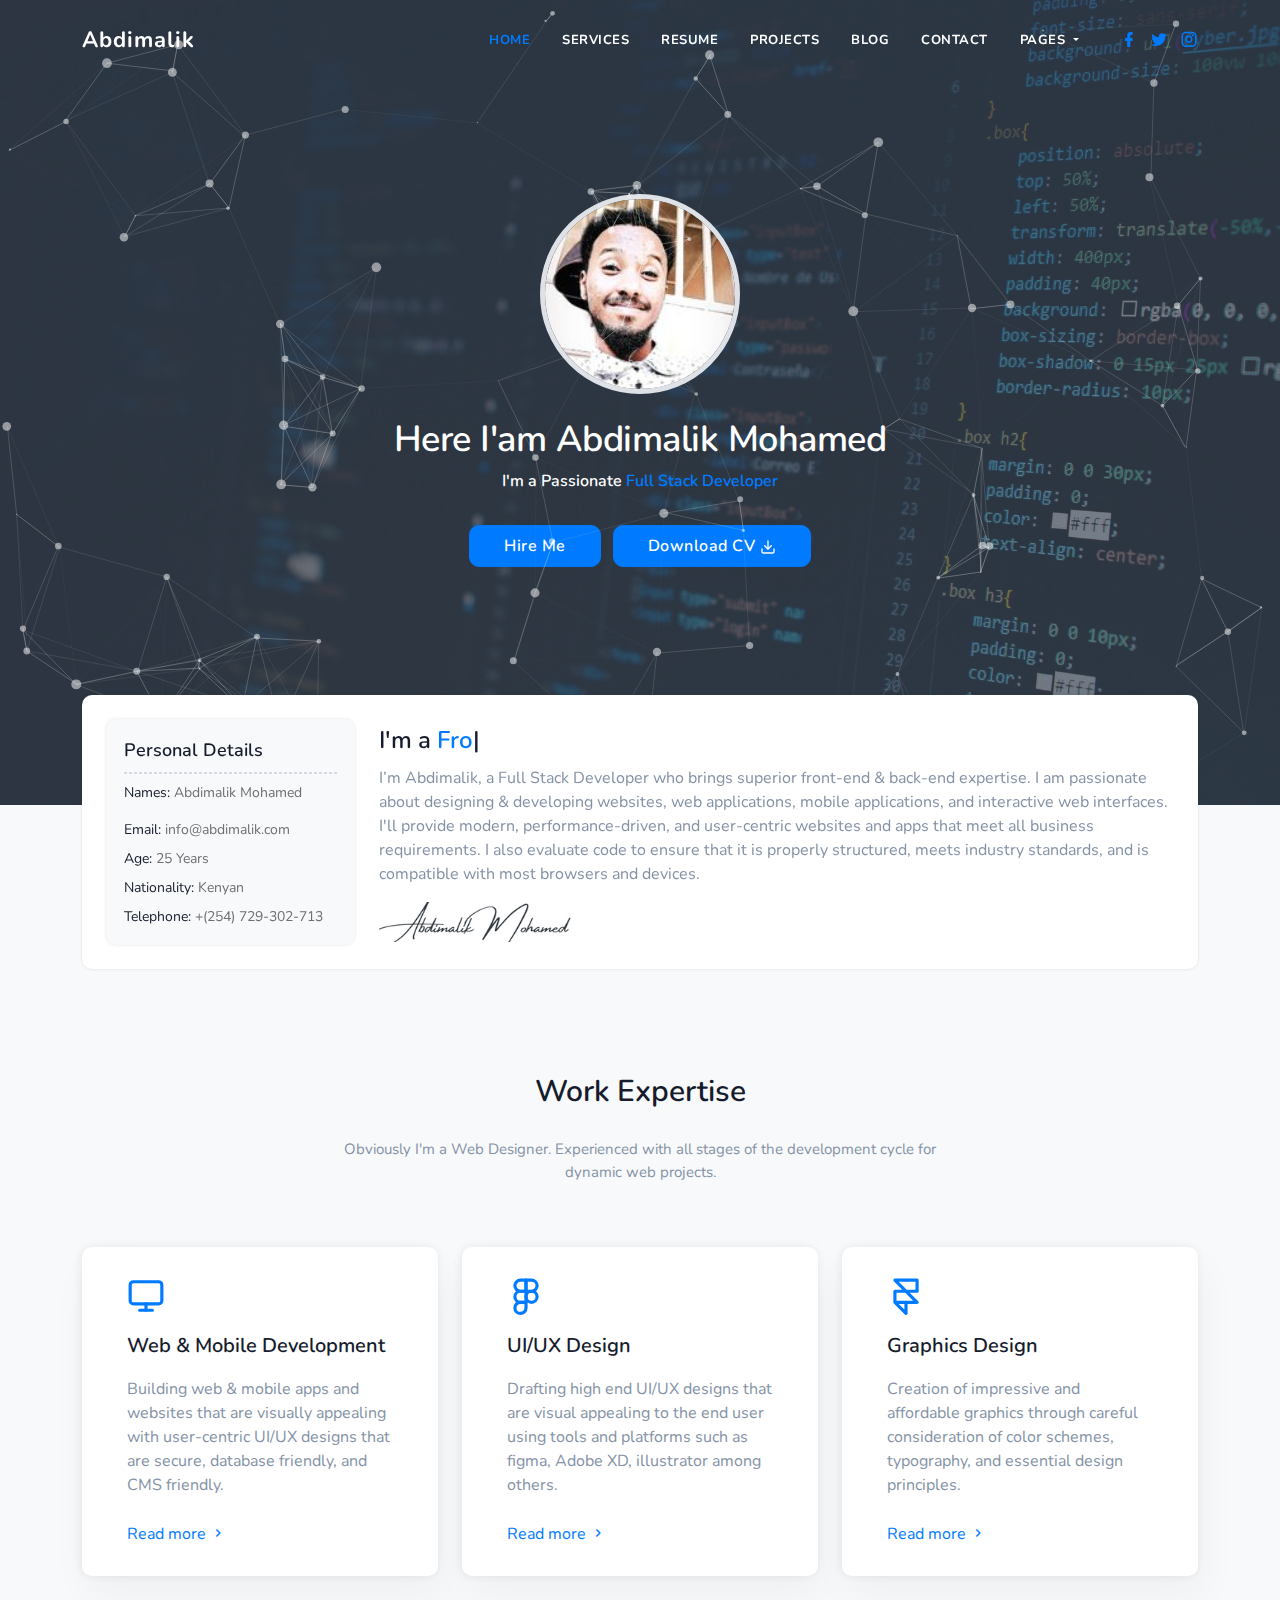
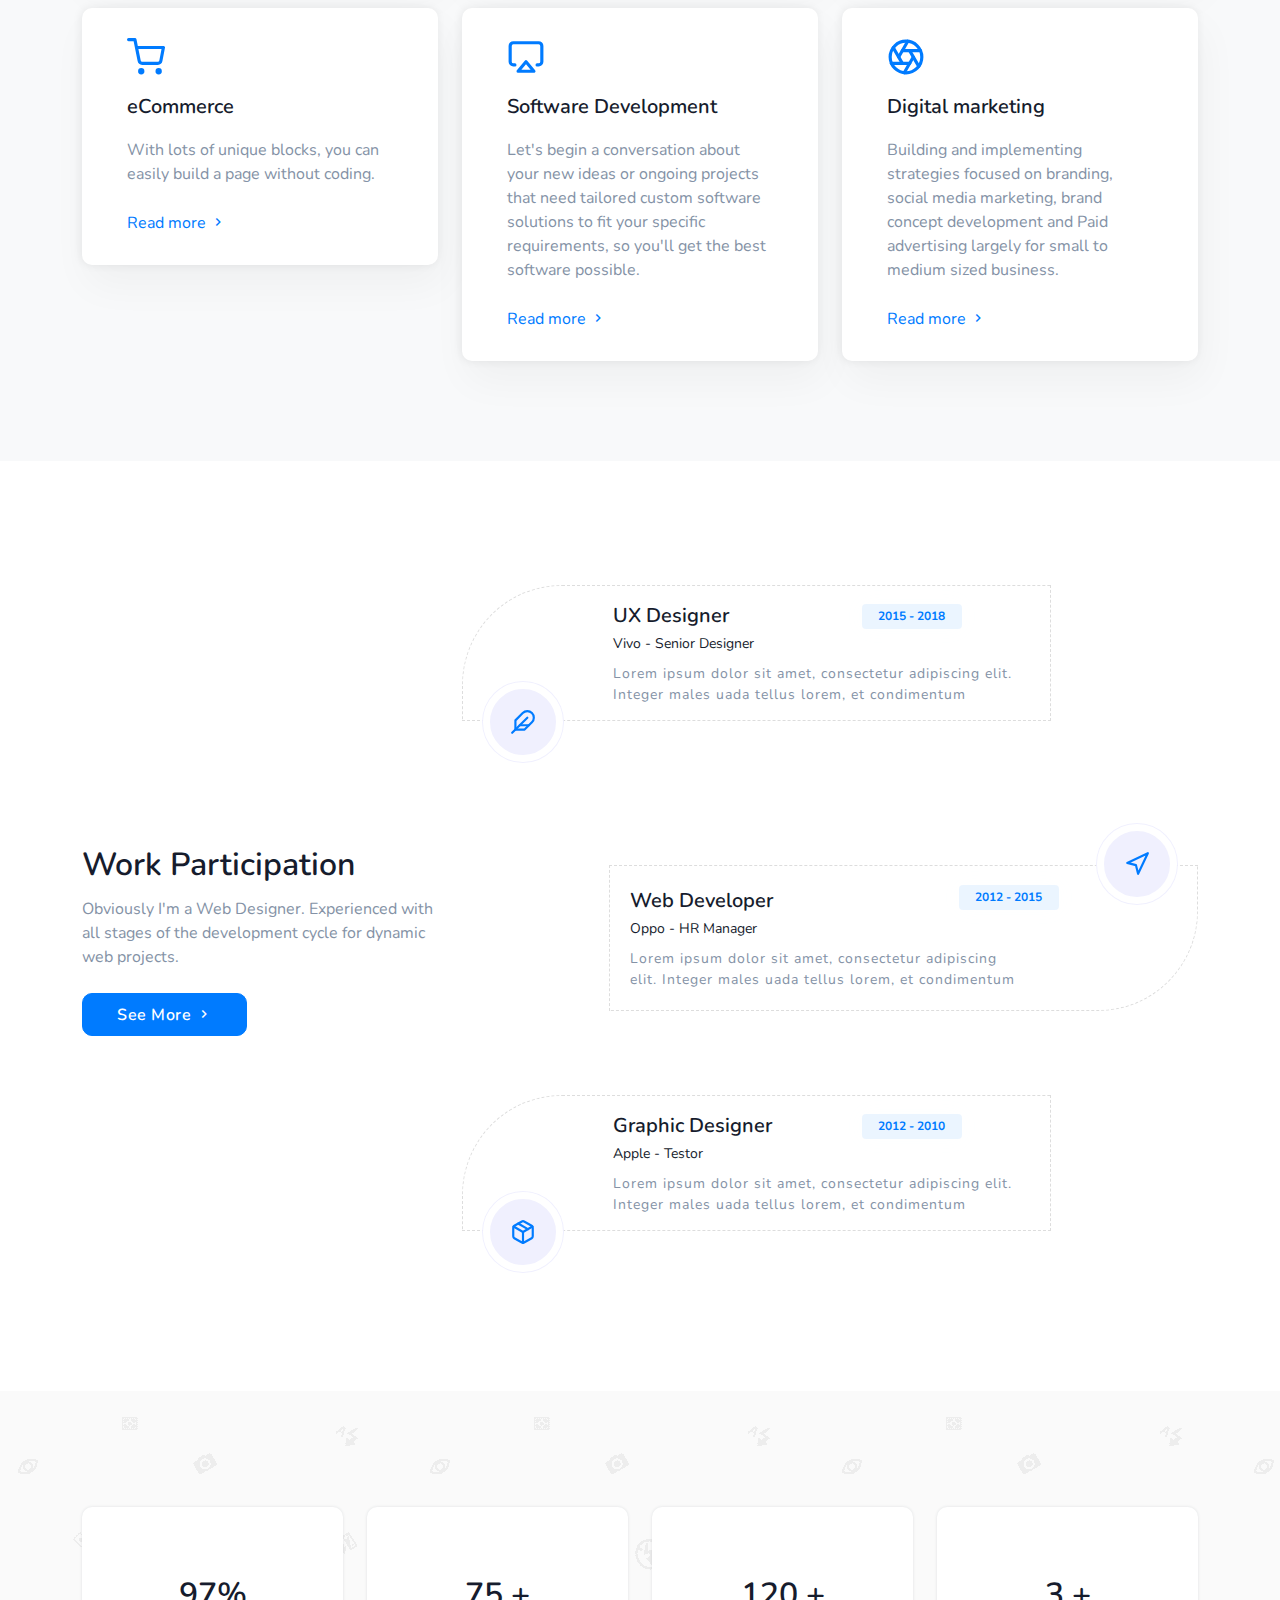
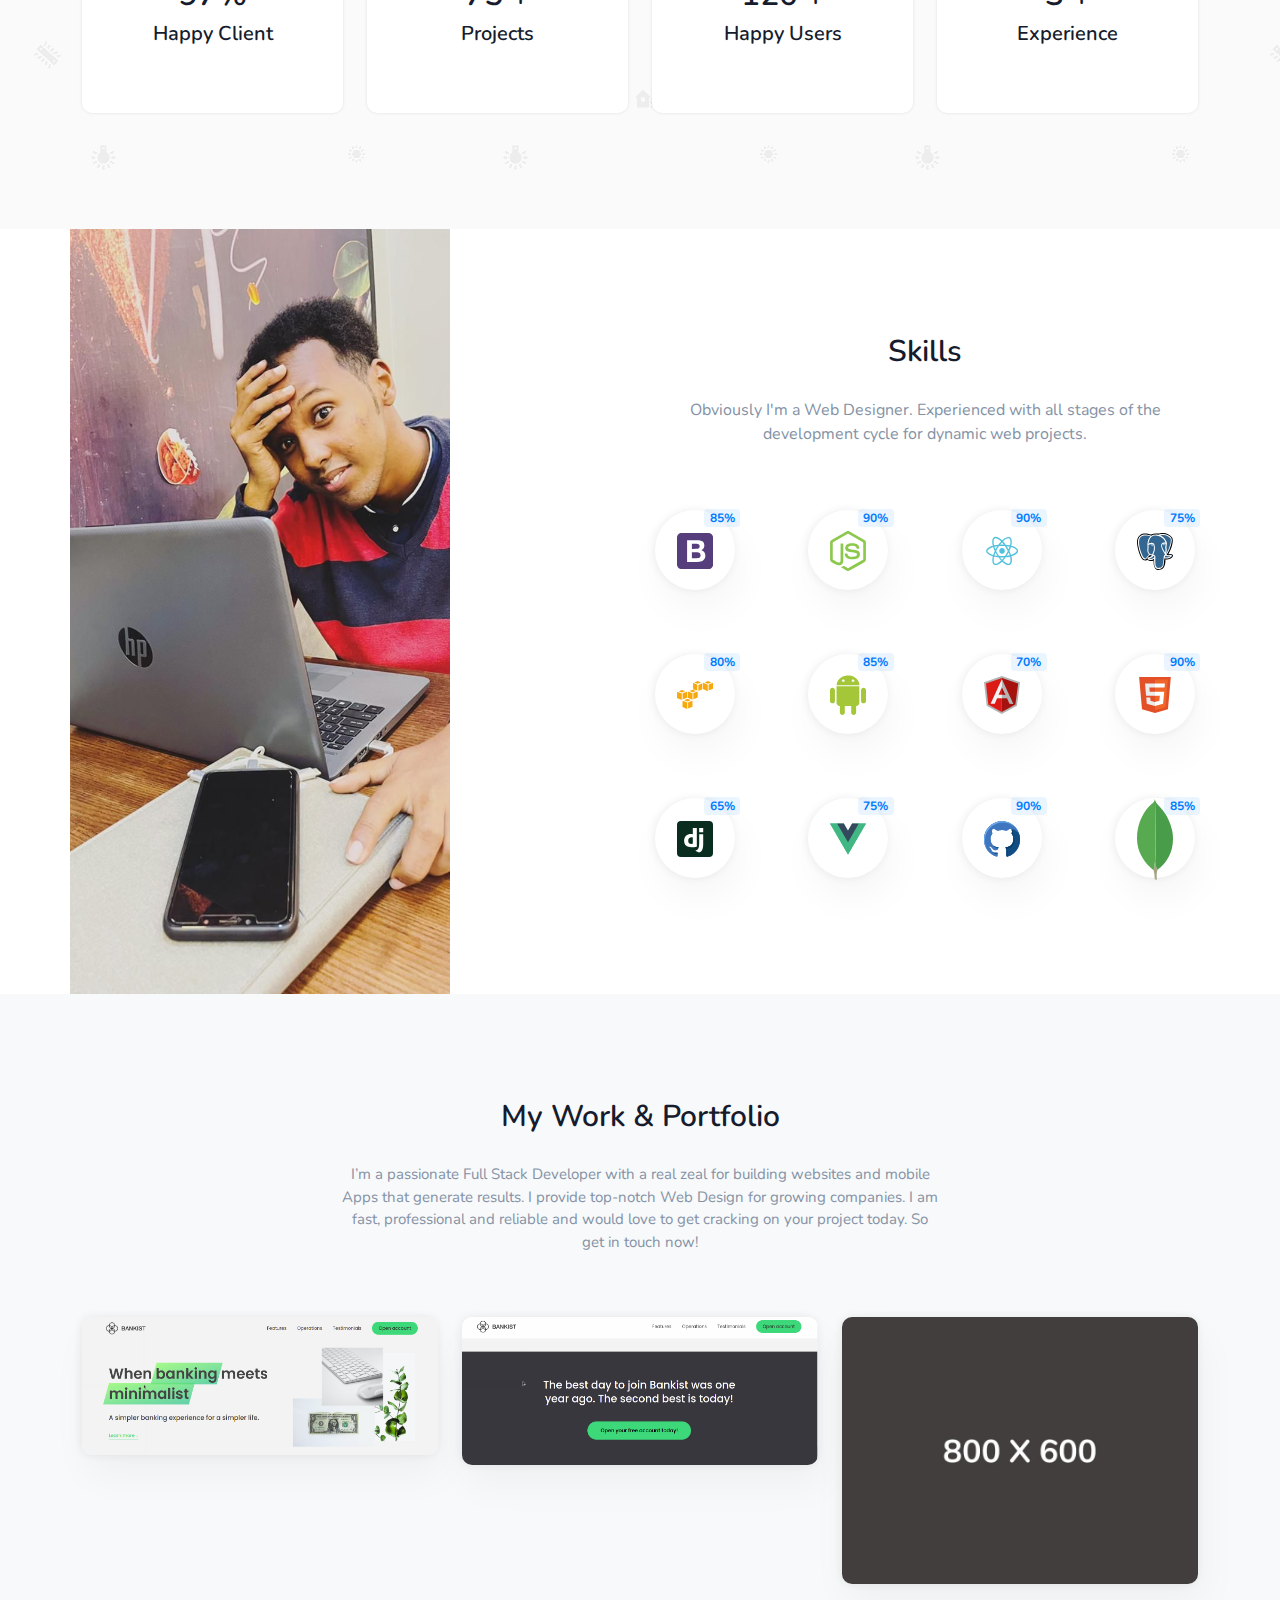
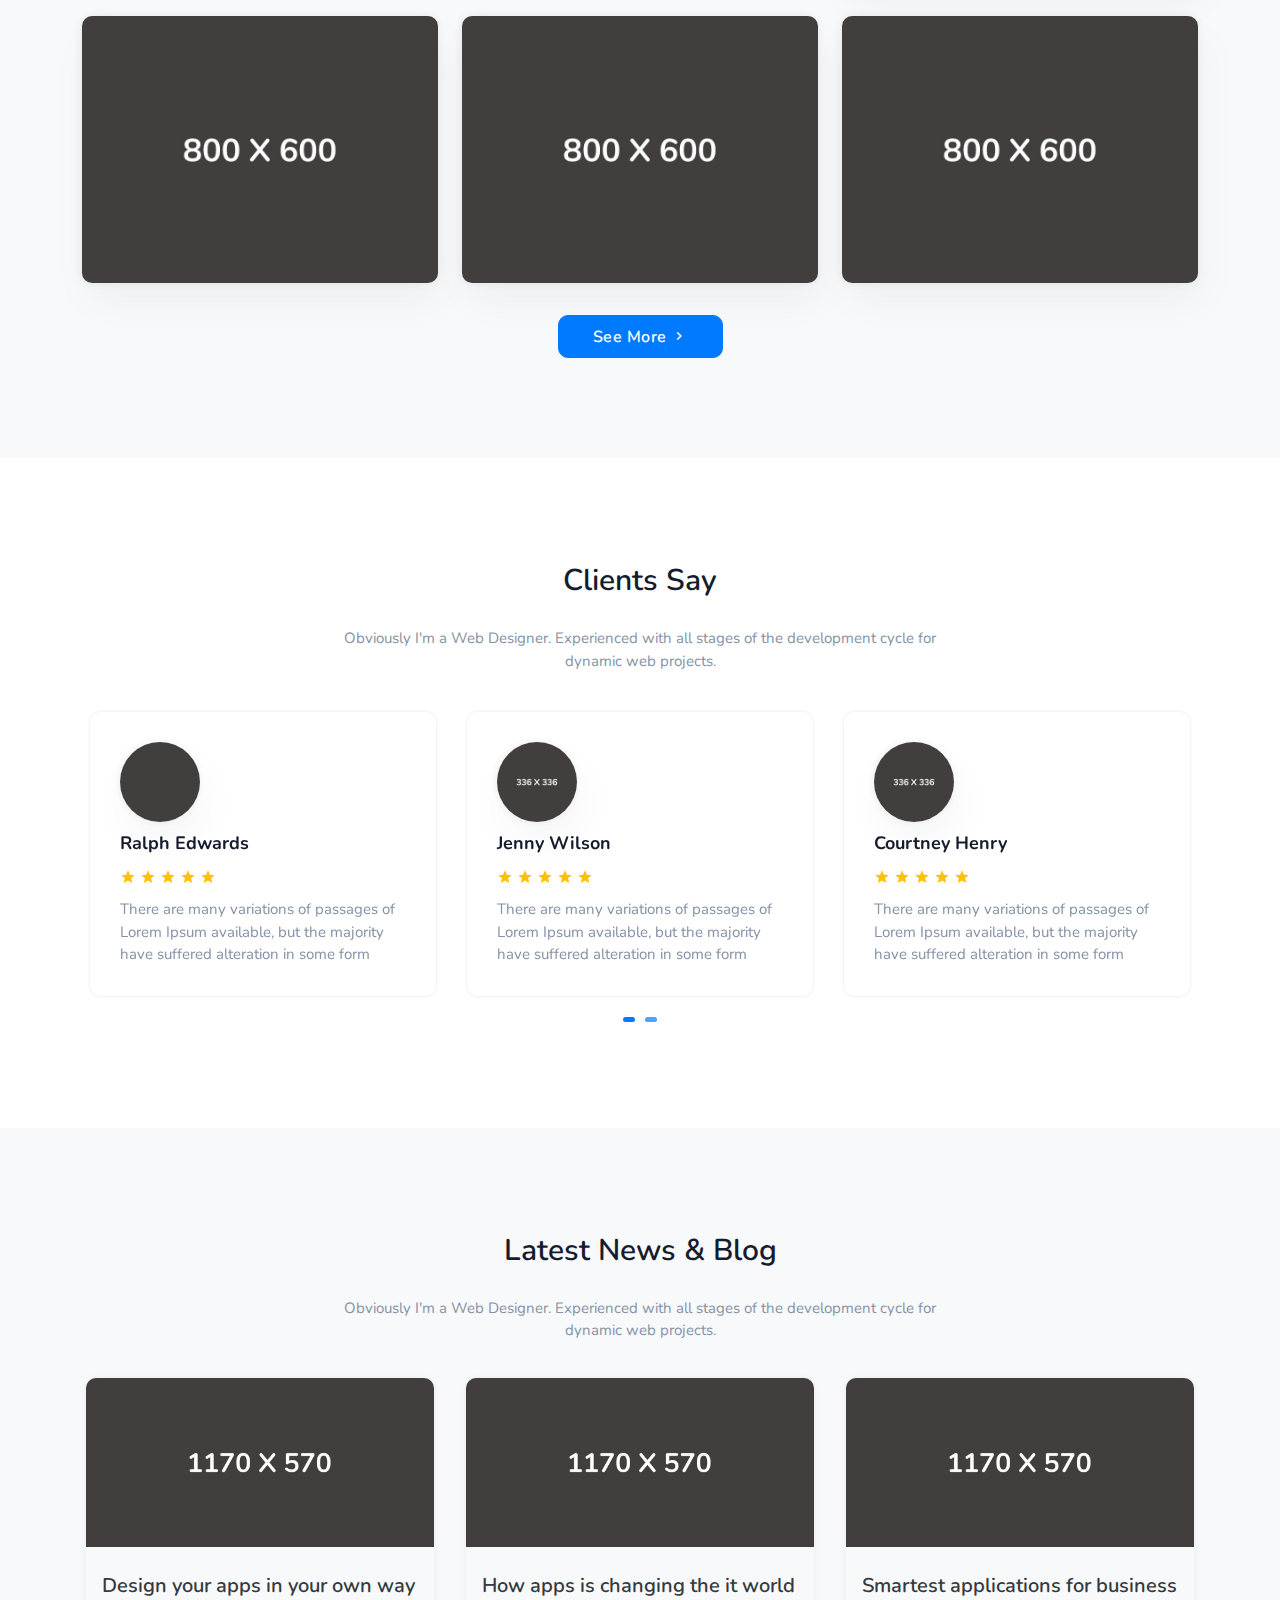
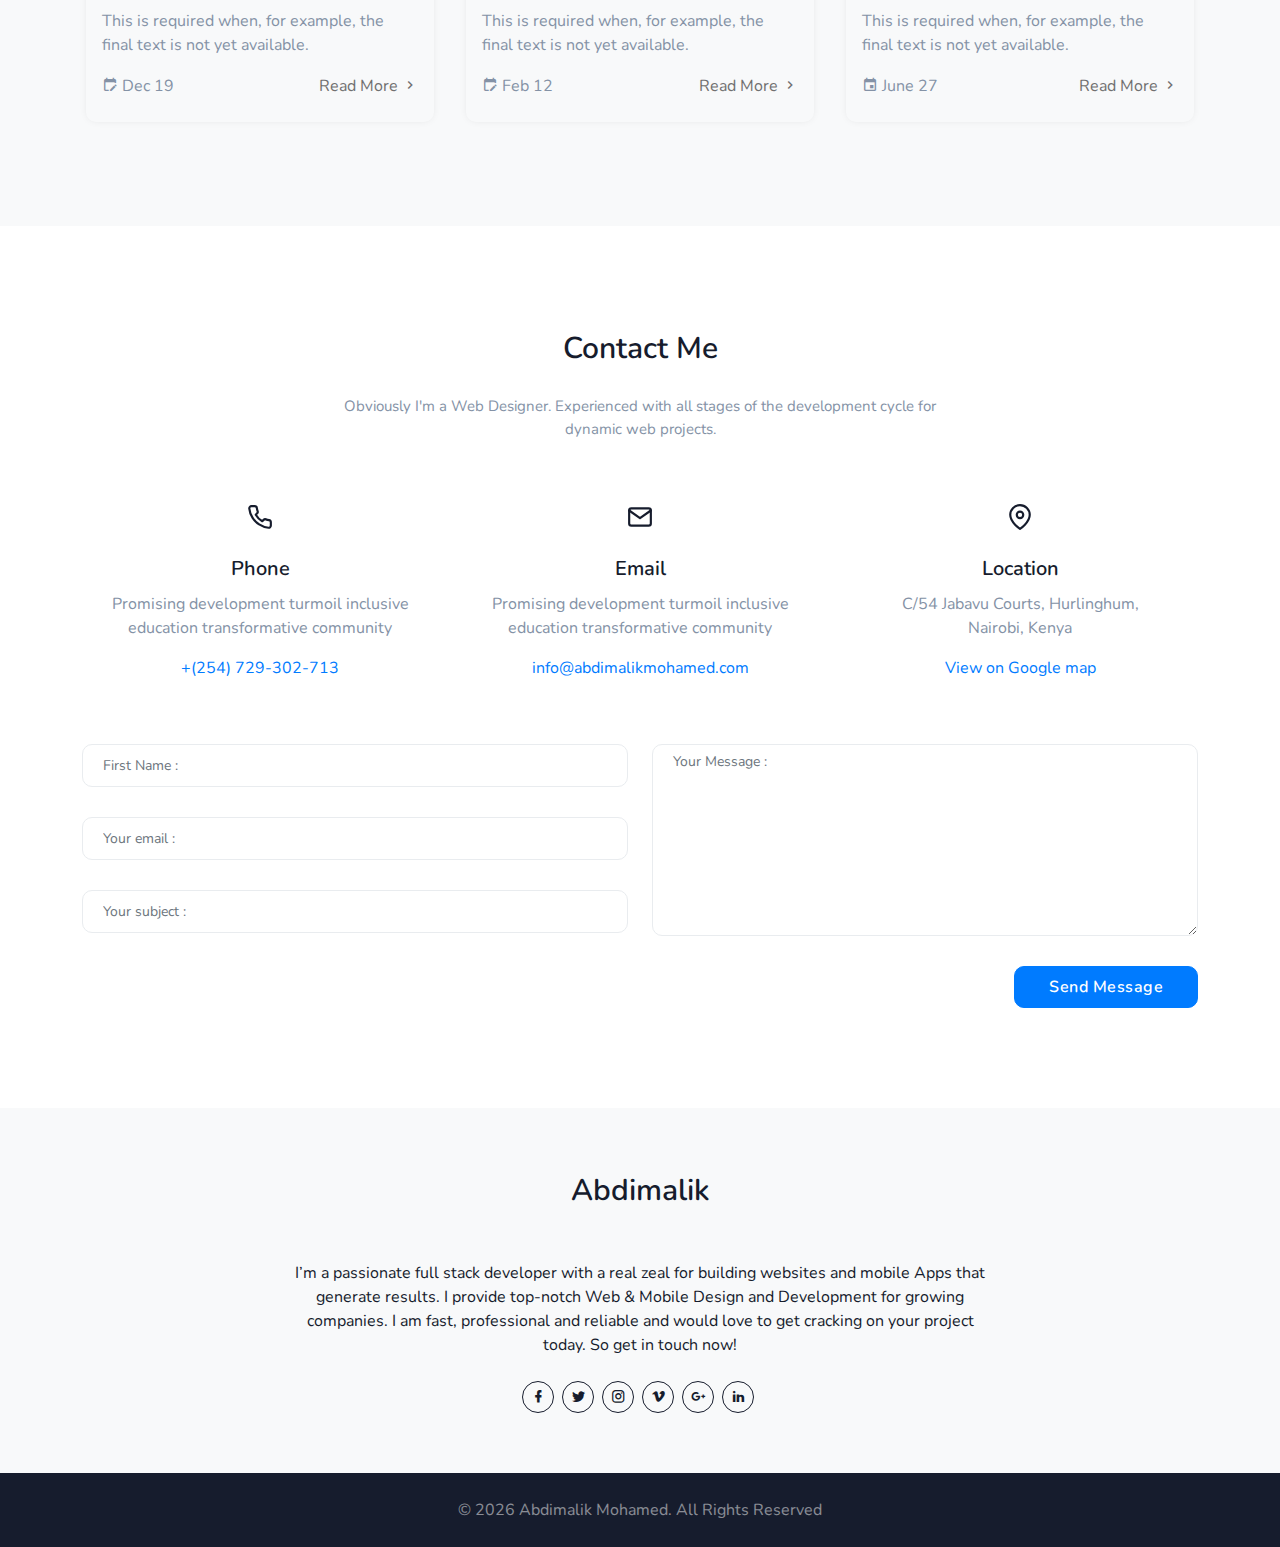
<file: AbdimalikCopy/index-particles.html>
<!DOCTYPE html>
    <html lang="en">

    <head>
        <meta charset="utf-8" />
        <title>Abdimalik Mohamed</title>
        <meta name="viewport" content="width=device-width, initial-scale=1.0">
        <meta name="description" content="Premium Bootstrap 4 Landing Page Template" />
        <meta name="keywords" content="bootstrap 4, premium, marketing, multipurpose" />
        <meta content="Zoyothemes" name="author" />
        <!-- favicon -->
        <link rel="shortcut icon" href="images/favicon/favicon.ico">   
        <link rel="apple-touch-icon" sizes="180x180" href="images/favicon/apple-touch-icon.png">
        <link rel="icon" type="image/png" sizes="32x32" href="images/favicon/favicon-32x32.png">
        <link rel="icon" type="image/png" sizes="16x16" href="images/favicon/favicon-16x16.png">
        <link rel="manifest" href="images/favicon/site.webmanifest">
        <!-- Bootstrap -->
        <link href="css/bootstrap.min.css" rel="stylesheet" type="text/css" />
        <!-- MK Lightbox -->
        <link href="css/mklb.css" rel="stylesheet" type="text/css" />
        <!-- Icons -->
        <link href="css/materialdesignicons.min.css" rel="stylesheet" type="text/css" />
        <!-- Slider -->               
        <link href="css/tiny-slider.css" rel="stylesheet"/>
        <!-- Main css File -->
        <link href="css/style.css" rel="stylesheet" type="text/css" id="theme-opt"/>
        <link href="css/colors/default.css" rel="stylesheet" id="color-opt">
    </head>

    <body data-bs-spy="scroll" data-bs-offset="20" data-bs-target="#navbar-navlist">
        <!-- Loader -->
        <div id="preloader">
            <div id="status">
                <div class="spinner">
                    <div class="double-bounce1"></div>
                    <div class="double-bounce2"></div>
                </div>
            </div>
        </div>
        <!-- Loader -->

        <!-- Navbar Start -->
        <nav id="navbar" class="navbar navbar-expand-lg fixed-top navbar-custom navbar-light sticky">
    		<div class="container">
                <!-- Logo container-->
                <a class="logo navbar-brand" href="#">Abdimalik</a>

                <button class="navbar-toggler" type="button" data-bs-toggle="collapse" data-bs-target="#navbarCollapse" aria-controls="navbarCollapse" aria-expanded="false" 
                    aria-label="Toggle navigation">
                    <i class="mdi mdi-menu"></i>
                </button><!--end button-->

                <div class="collapse navbar-collapse navigation" id="navbarCollapse">
                    <ul id="navbar-navlist" class="navbar-nav navbar-nav-link ms-auto">
                        <li class="nav-item">
                            <a class="nav-link active" href="#home">Home</a>
                        </li><!--end nav item-->
                        <li class="nav-item">
                            <a class="nav-link" href="#services">Services</a>
                        </li><!--end nav item-->
                        <li class="nav-item">
                            <a class="nav-link" href="#resume">Resume</a>
                        </li><!--end nav item-->
                        <li class="nav-item">
                            <a class="nav-link" href="#projects">Projects</a>
                        </li><!--end nav item-->
                        <li class="nav-item">
                            <a class="nav-link" href="#news">Blog</a>
                        </li><!--end nav item-->
                        <li class="nav-item">
                            <a class="nav-link" href="#contact">Contact</a>
                        </li><!--end nav item-->
                        <li class="nav-item dropdown">
                            <a class="nav-link dropdown-toggle" href="" id="navbarDropdown" role="button" data-bs-toggle="dropdown" aria-haspopup="true" aria-expanded="false">Pages
                            </a>
                            <div class="dropdown-menu rounded m-0" aria-labelledby="navbarDropdown">
                                <div class="container ml-0 ml-md-0">
                                    <div class="row">
                                        <div class="col-md-12">
                                            <a class="dropdown-item" href="page-blog.html">Blog</a>
                                            <a class="dropdown-item" href="page-blog-detail.html">Blog Detail</a>
                                            <a class="dropdown-item" href="page-portfolio.html">Portfolio</a>
                                            <a class="dropdown-item" href="page-portfolio-detail.html">Portfolio Detail</a>
                                        </div><!--end col-->
                                    </div><!--end row-->
                                </div><!--end container-->
                            </div>
                        </li><!--end nav item-->
                    </ul>

                    <ul class="top-right text-right list-unstyled list-inline mb-0 mt-2 mt-sm-0 nav-social">
                        <li class="list-inline-item me-2"><a href="javascript:void(0)"><i class="mdi mdi-facebook"></i></a></li>
                        <li class="list-inline-item me-2"><a href="javascript:void(0)"><i class="mdi mdi-twitter"></i></a></li>
                        <li class="list-inline-item"><a href="javascript:void(0)"><i class="mdi mdi-instagram"></i></a></li>
                    </ul>
                    
                </div> 
            </div><!--end container-->
		</nav><!--end navbar-->
        <!-- Navbar End -->

        <!-- Hero Area -->
        <div class="hero-area position-relative bg-half-120" style="background-image:url('images/hero-bg.jpg')" id="home">
            <div class="bg-overlay"></div>
            <div class="container">
                <div class="row justify-content-center">
                    <div class="col-lg-12 col-md-12 align-items-center text-center">
                        <div class="title-heading mt-4 pb-60">
                            <img src="images/malik.jpg" class="img-fluid rounded-circle" alt="">
                            <h1 class="heading font-36 text-white mt-4">Here I'am Abdimalik Mohamed</h1>
                            <h6 class="designation mb-3 text-white">I'm a Passionate <span class="text-primary">Full Stack Developer</span></h6>
                            <div class="hero-btn mt-4 pt-2">
                                <a href="javascript:void(0)" class="btn btn-primary rounded me-2 mb-2">Hire Me</a>
                                <a href="javascript:void(0)" class="btn btn-primary rounded text-white mb-2">Download CV <i data-feather="download" class="fea icon-sm"></i></a>
                            </div>
                        </div>
                    </div>
                </div>
            </div>
        </div>

        <section class="bg-light">
            <div class="container">
                <div class="row">
                    <div class="col-lg-12">
                        <div class="card public-profile border-0 rounded shadow no-margin" style="z-index: 1;">
                            <div class="card-body">
                                <div class="row align-items-center">
                                    <div class="col-lg-3 col-md-4 text-md-start">
                                        <!--<img src="images/client/05.jpg" class="avatar avatar-large rounded-circle shadow d-block mx-auto" alt="">--> 
                                        <div class="about-details key-feature bg-light">
                                            <div class="media-body content">
                                                <h6 class="title mb-2">Personal Details</h6>
                                                <div class="bor-bottom mt-2 mb-2"></div>
                                                <p class="text-muted mb-0 font-14"><a href="javascript:void(0)" class="text-black">Names: </a> Abdimalik Mohamed</p>  
                                                <p class="text-muted mb-2 mt-3 font-14"><a href="javascript:void(0)" class="text-black">Email: </a> info@abdimalik.com</p>
                                                <p class="text-muted mb-2 font-14"><a href="javascript:void(0)" class="text-black">Age: </a> 25 Years</p>
                                                <p class="text-muted mb-2 font-14"><a href="javascript:void(0)" class="text-black">Nationality: </a> Kenyan</p>  
                                                <p class="text-muted mb-0 font-14"><a href="javascript:void(0)" class="text-black">Telephone: </a> +(254) 729-302-713</p>  
                                            </div>
                                        </div>
                                    </div>

                                    <div class="col-lg-9 col-md-8">
                                        <div class="row align-items-end">
                                            <div class="col-md-12 text-md-start mt-4 mt-sm-0">
                                                <h4 class="heading me-2">I'm a <span class="element text-primary" data-elements="Web Designer, Web Developer, Photographer"></span>
                                                    <span id="typed" class="text-primary"></span>
                                                </h4>
                                                <p class="text-light-muted mt-2">I’m Abdimalik, a Full Stack Developer who brings superior front-end & back-end expertise.
                                                    I am passionate about designing & developing websites, web applications, mobile applications, and interactive web interfaces.
                                                    I'll provide modern, performance-driven, and user-centric websites and apps that meet all business requirements.
                                                    I also evaluate code to ensure that it is properly structured, meets industry standards, and is compatible with most browsers and devices.</p>
                                                <img src="images/signature.png" height="40" alt="">
                                            </div><!--end col-->
                                        </div><!--end row-->
                                    </div><!--end col-->
                                </div><!--end row-->
                            </div>
                        </div>
                    </div><!--end col-->
                </div><!--end row-->
            </div><!--end container-->
        </section><!--end section -->

        <!-- Service Start -->
        <section class="section bg-light" id="services">
            <div class="container">
                <div class="row justify-content-center">
                    <div class="col-12 text-center">
                        <div class="container-title text-center mb-4 pb-2">
                            <div class="titles">
                                <h2 class="title text-capitalize mb-4">Work Expertise</h2>
                                <p class="pera-title para-desc-600 text-light-muted mb-0 mx-auto">Obviously I'm a Web Designer. Experienced with all stages of the development cycle for dynamic web projects.</p>
                                <span></span>
                            </div>
                        </div>
                    </div><!--end col-->
                </div><!--end row-->

                <div class="row">
                    <div class="col-lg-4 col-md-6 col-12 mt-4 pt-2">
                        <div class="feature-widget text-left rounded">
                            <div class="services-icon text-primary mb-3">
                                <i data-feather="monitor" class="fea icon-md"></i>
                            </div>
                            <div class="services-texts">
                                <h3 class="title mb-3">Web & Mobile Development</h3>
                                <p class="text-light-muted mb-4">Building web & mobile apps and websites  that are visually appealing with user-centric UI/UX designs that are secure, database friendly, and CMS friendly.</p>
                                <a href="javascript:void(0)" class="text-primary">Read more <i class="mdi mdi-chevron-right"></i></a>
                            </div>
                        </div>
                    </div>

                    <div class="col-lg-4 col-md-6 col-12 mt-4 pt-2">
                        <div class="feature-widget text-left rounded">
                            <div class="services-icon text-primary mb-3">
                                <i data-feather="figma" class="fea icon-md"></i>
                            </div>
                            <div class="services-texts">
                                <h3 class="title mb-3">UI/UX Design</h3>
                                <p class="text-light-muted mb-4">Drafting high end UI/UX designs that are visual appealing to the end user using tools and platforms such as figma, Adobe XD, illustrator among others.</p>
                                <a href="javascript:void(0)" class="text-primary">Read more <i class="mdi mdi-chevron-right"></i></a>
                            </div>
                        </div>
                    </div>

                    <div class="col-lg-4 col-md-6 col-12 mt-4 pt-2">
                        <div class="feature-widget text-left rounded">
                            <div class="services-icon text-primary mb-3">
                                <i data-feather="framer" class="fea icon-md"></i>
                            </div>
                            <div class="services-texts">
                                <h3 class="title mb-3">Graphics Design</h3>
                                <p class="text-light-muted mb-4">Creation of impressive and affordable graphics through careful consideration of color schemes, typography, and essential design principles. </p>
                                <a href="javascript:void(0)" class="text-primary">Read more <i class="mdi mdi-chevron-right"></i></a>
                            </div>
                        </div>
                    </div>
                
                    <div class="col-lg-4 col-md-6 col-12 mt-4 pt-2">
                        <div class="feature-widget text-left rounded">
                            <div class="services-icon text-primary mb-3">
                                <i data-feather="shopping-cart" class="fea icon-md"></i>
                            </div>
                            <div class="services-texts">
                                <h3 class="title mb-3">eCommerce</h3>
                                <p class="text-light-muted mb-4">With lots of unique blocks, you can easily build a page without coding.</p>
                                <a href="javascript:void(0)" class="text-primary">Read more <i class="mdi mdi-chevron-right"></i></a>
                            </div>
                        </div>
                    </div>

                    <div class="col-lg-4 col-md-6 col-12 mt-4 pt-2">
                        <div class="feature-widget text-left rounded">
                            <div class="services-icon text-primary mb-3">
                                <i data-feather="airplay" class="fea icon-md"></i>
                            </div>
                            <div class="services-texts">
                                <h3 class="title mb-3">Software Development</h3>
                                <p class="text-light-muted mb-4">Let's begin a conversation about your new ideas or ongoing projects that need tailored custom software solutions to fit your specific requirements, so you'll get the best software possible.</p>
                                <a href="javascript:void(0)" class="text-primary">Read more <i class="mdi mdi-chevron-right"></i></a>
                            </div>
                        </div>
                    </div>

                    <div class="col-lg-4 col-md-6 col-12 mt-4 pt-2">
                        <div class="feature-widget text-left rounded">
                            <div class="icon services-icon text-primary mb-3">
                                <i data-feather="aperture" class="fea icon-md"></i>
                            </div>
                            <div class="services-texts">
                                <h3 class="title mb-3">Digital marketing</h3>
                                <p class="text-light-muted mb-4"> Building and implementing strategies focused on branding, social media marketing, brand concept development and Paid advertising largely for small to medium sized business.</p>
                                <a href="javascript:void(0)" class="text-primary">Read more <i class="mdi mdi-chevron-right"></i></a>
                            </div>
                        </div>
                    </div>

                </div><!-- end row -->
            </div>
        </section>
        <!-- End Start -->


        <!-- Start Section -->
        <section class="section" id="resume">
            <div class="container">

                <div class="row justify-content-center align-items-center">
                    <div class="col-lg-4">
                        <div class="work-content mt-4">
                            <h2 class="text-capitalize">Work  Participation</h2>
                            <p class="mb-0 text-light-muted">Obviously I'm a Web Designer. Experienced with all stages of the development cycle for dynamic web projects.</p>
                            <a href="#" class="btn btn btn-primary rounded mt-4 pt-2">See More <i class="mdi mdi-chevron-right"></i></a>
                        </div>
                    </div>

                    <div class="col-lg-8">
                        <div class="row">
                            <div class="main-timeline">
                                <div class="timeline mt-4">
                                    <a href="#" class="timeline-content">
                                        <div class="timeline-icon text-primary">
                                            <i data-feather="feather" class="fea icon-md"></i>
                                        </div>
                                        <h3 class="title mb-0">UX Designer</h3>
                                        <small class="company">Vivo - Senior Designer</small>
                                        <span class="badge skill-badge education-badge badge-light">2015 - 2018</span>
                                        <p class="description text-light-muted mt-2">
                                            Lorem ipsum dolor sit amet, consectetur adipiscing elit. Integer males uada tellus lorem, et condimentum
                                        </p>
                                    </a>
                                </div>
                                <div class="timeline mt-4">
                                    <a href="#" class="timeline-content">
                                        <div class="timeline-icon text-primary">
                                            <i data-feather="navigation" class="fea icon-md"></i>
                                        </div>
                                        <h3 class="title mb-0">Web Developer</h3>
                                        <small class="company">Oppo - HR Manager</small>
                                        <span class="badge skill-badge education-badge margin-50 badge-light">2012 - 2015</span>
                                        <p class="description text-light-muted mt-2">
                                            Lorem ipsum dolor sit amet, consectetur adipiscing elit. Integer males uada tellus lorem, et condimentum
                                        </p>
                                    </a>
                                </div>
                                <div class="timeline mt-4">
                                    <a href="#" class="timeline-content">
                                        <div class="timeline-icon text-primary">
                                            <i data-feather="package" class="fea icon-md"></i>
                                        </div>
                                        <h3 class="title mb-0">Graphic Designer</h3>
                                        <small class="company">Apple - Testor</small>
                                        <span class="badge skill-badge education-badge badge-light">2012 - 2010</span>
                                        <p class="description text-light-muted mt-2">
                                            Lorem ipsum dolor sit amet, consectetur adipiscing elit. Integer males uada tellus lorem, et condimentum
                                        </p>
                                    </a>
                                </div>
                            </div>
                        </div>
                    </div>
                </div>
            </div><!-- end container -->
        </section><!-- end section -->

        <!-- Client Start -->
        <section class="section fan-fact" style="background-image:url('images/bg-pattern.png')" id="about">
            <div class="container">
                <div class="row" id="counter">
                    <div class="col-lg-3 col-6 my-3">
                        <div class="card counter-box border-0 shadow text-center rounded py-3">
                            <div class="card-body py-5">
                                <h2 class="mb-0"><span class="counter-value" data-target="97">97</span>%</h2>
                                <h5 class="counter-head mb-0">Happy Client </h5>
                            </div>
                        </div>
                    </div>

                    <div class="col-lg-3 col-6 my-3">
                        <div class="card counter-box border-0 shadow text-center rounded py-3">
                            <div class="card-body py-5">
                                <h2 class="mb-0"><span class="counter-value" data-target="75">1</span> + </h2>
                                <h5 class="counter-head mb-0">Projects </h5>
                            </div>
                        </div>
                    </div>
                    
                    <div class="col-lg-3 col-6 my-3">
                        <div class="card counter-box border-0 shadow text-center rounded py-3">
                            <div class="card-body py-5">
                                <h2 class="mb-0"><span class="counter-value" data-target="120">30</span> + </h2>
                                <h5 class="counter-head mb-0">Happy Users </h5>
                            </div>
                        </div>
                    </div>

                    <div class="col-lg-3 col-6 my-3">
                        <div class="card counter-box border-0 shadow text-center rounded py-3">
                            <div class="card-body py-5">
                                <h2 class="mb-0"><span class="counter-value" data-target="3">3</span> + </h2>
                                <h5 class="counter-head mb-0">Experience </h5>
                            </div>
                        </div>
                    </div>
                </div><!--end row-->
            </div><!--end container-->
        </section>
        <!-- End Section Client -->

        <!-- Skill & CTA START -->
        <section class="cta-full">
            <div class="container">
                <div class="row position-relative">
                    <div class="col-lg-4 padding-less img" style="background-image:url('images/me.jpg')" data-jarallax='{"speed": 0.5}'></div><!-- end col -->
                    <div class="col-lg-8 offset-lg-5">
                        <div class="cta-full-img-box">
                            <div class="row justify-content-center">
                                <div class="col-12 text-center mb-3">
                                    <div class="container-title">
                                        <div class="titles">
                                            <h4 class="title title-line text-capitalize mb-4">Skills</h4>
                                        </div>
                                        <p class="text-light-muted mx-auto width-max mb-0">Obviously I'm a Web Designer. Experienced with all stages of the development cycle for dynamic web projects.</p>
                                    </div>
                                </div><!--end col-->
                            </div><!--end row-->

                            <div class="row align-items-center">
                                <div class="col-lg-3 col-6 mt-4 pt-2">
                                    <div class="card explore-feature border-0 text-center bg-white p-3">
                                        <div class="card-body p-0">
                                            <div class="skill-icon rounded-circle shadow-lg d-inline-block">
                                                <img src="images/skills/bootstrap.svg" alt="" class="img-fluid mx-auto">
                                            </div>
                                            <span class="badge skill-badge badge-light">85%</span>
                                        </div>
                                    </div>
                                </div><!--end col-->

                                <div class="col-lg-3 col-6 mt-4 pt-2">
                                    <div class="card explore-feature border-0 text-center bg-white p-3">
                                        <div class="card-body p-0">
                                            <div class="skill-icon rounded-circle shadow-lg d-inline-block">
                                                <img src="images/skills/nodejs-icon.svg" alt="" class="img-fluid mx-auto">
                                            </div>
                                            <span class="badge skill-badge badge-light">90%</span>
                                        </div>
                                    </div>
                                </div><!--end col-->

                                <div class="col-lg-3 col-6 mt-4 pt-2">
                                    <div class="card explore-feature border-0 text-center bg-white p-3">
                                        <div class="card-body p-0">
                                            <div class="skill-icon rounded-circle shadow-lg d-inline-block">
                                                <img src="images/skills/react.svg" alt="" class="img-fluid mx-auto">
                                            </div>
                                            <span class="badge skill-badge badge-light">90%</span>
                                        </div>
                                    </div>
                                </div><!--end col-->

                                <div class="col-lg-3 col-6 mt-4 pt-2">
                                    <div class="card explore-feature border-0 text-center bg-white p-3">
                                        <div class="card-body p-0">
                                            <div class="skill-icon rounded-circle shadow-lg d-inline-block">
                                                <img src="images/skills/post_gray_sql.svg" alt="" class="img-fluid mx-auto">
                                            </div>
                                            <span class="badge skill-badge badge-light">75%</span>
                                        </div>
                                    </div>
                                </div><!--end col-->    
                            </div><!-- end row -->

                            <div class="row align-items-center">
                                <div class="col-lg-3 col-6 mt-4 pt-2">
                                    <div class="card explore-feature border-0 text-center bg-white p-3">
                                        <div class="card-body p-0">
                                            <div class="skill-icon rounded-circle shadow-lg d-inline-block">
                                                <img src="images/skills/amazons3.svg" alt="" class="img-fluid mx-auto">
                                            </div>
                                            <span class="badge skill-badge badge-light">80%</span>
                                        </div>
                                    </div>
                                </div><!--end col-->

                                <div class="col-lg-3 col-6 mt-4 pt-2">
                                    <div class="card explore-feature border-0 text-center bg-white p-3">
                                        <div class="card-body p-0">
                                            <div class="skill-icon rounded-circle shadow-lg d-inline-block">
                                                <img src="images/skills/android.svg" alt="" class="img-fluid mx-auto">
                                            </div>
                                            <span class="badge skill-badge badge-light">85%</span>
                                        </div>
                                    </div>
                                </div><!--end col-->

                                <div class="col-lg-3 col-6 mt-4 pt-2">
                                    <div class="card explore-feature border-0 text-center bg-white p-3">
                                        <div class="card-body p-0">
                                            <div class="skill-icon rounded-circle shadow-lg d-inline-block">
                                                <img src="images/skills/Angular.svg" alt="" class="img-fluid mx-auto">
                                            </div>
                                            <span class="badge skill-badge badge-light">70%</span>
                                        </div>
                                    </div>
                                </div><!--end col-->

                                <div class="col-lg-3 col-6 mt-4 pt-2">
                                    <div class="card explore-feature border-0 text-center bg-white p-3">
                                        <div class="card-body p-0">
                                            <div class="skill-icon rounded-circle shadow-lg d-inline-block">
                                                <img src="images/skills/html5.svg" alt="" class="img-fluid mx-auto">
                                            </div>
                                            <span class="badge skill-badge badge-light">90%</span>
                                        </div>
                                    </div>
                                </div><!--end col-->    

                                <div class="col-lg-3 col-6 mt-4 pt-2">
                                    <div class="card explore-feature border-0 text-center bg-white p-3">
                                        <div class="card-body p-0">
                                            <div class="skill-icon rounded-circle shadow-lg d-inline-block">
                                                <img src="images/skills/django.svg" alt="" class="img-fluid mx-auto">
                                            </div>
                                            <span class="badge skill-badge badge-light">65%</span>
                                        </div>
                                    </div>
                                </div><!--end col-->   
                                
                                <div class="col-lg-3 col-6 mt-4 pt-2">
                                    <div class="card explore-feature border-0 text-center bg-white p-3">
                                        <div class="card-body p-0">
                                            <div class="skill-icon rounded-circle shadow-lg d-inline-block">
                                                <img src="images/skills/vue.svg" alt="" class="img-fluid mx-auto">
                                            </div>
                                            <span class="badge skill-badge badge-light">75%</span>
                                        </div>
                                    </div>
                                </div><!--end col-->   


                                <div class="col-lg-3 col-6 mt-4 pt-2">
                                    <div class="card explore-feature border-0 text-center bg-white p-3">
                                        <div class="card-body p-0">
                                            <div class="skill-icon rounded-circle shadow-lg d-inline-block">
                                                <img src="images/skills/github.svg" alt="" class="img-fluid mx-auto">
                                            </div>
                                            <span class="badge skill-badge badge-light">90%</span>
                                        </div>
                                    </div>
                                </div><!--end col-->   


                                <div class="col-lg-3 col-6 mt-4 pt-2">
                                    <div class="card explore-feature border-0 text-center bg-white p-3">
                                        <div class="card-body p-0">
                                            <div class="skill-icon rounded-circle shadow-lg d-inline-block">
                                                <img src="images/skills/mongodb.svg" alt="" class="img-fluid mx-auto">
                                            </div>
                                            <span class="badge skill-badge badge-light">85%</span>
                                        </div>
                                    </div>
                                </div><!--end col-->   
                            </div><!-- end row -->

                        </div> <!-- end about detail -->
                    </div> <!-- end col -->        
                </div><!--end row-->
            </div><!--end container fluid-->
        </section><!--end section-->   
        <!-- Skill & CTA End -->


        <!-- Projects/Work Start -->
        <section class="section bg-light" id="projects">
            <div class="container">
                <div class="row justify-content-center">
                    <div class="col-12 text-center">
                        <div class="container-title text-center mb-4 pb-2">
                            <div class="titles">
                                <h2 class="title text-capitalize mb-4">My Work & Portfolio</h2>
                                <p class="pera-title para-desc-600 text-light-muted mb-0 mx-auto">I’m a passionate Full Stack Developer with a real zeal for building websites and mobile Apps that generate results. I provide top-notch Web Design for growing companies. I am fast, professional and reliable and would love to get cracking on your project today. So get in touch now!</p>
                                <span></span>
                            </div>
                        </div>
                    </div><!--end col-->
                </div><!--end row-->


                <div class="row">
                    <div class="col-lg-4 col-md-6 col-12 mt-4 pt-2">
                        <div class="card border-0 work-container work-modern position-relative d-block overflow-hidden rounded">
                            <div class="card-body p-0">
                                <img src="images/portfolio/1.png" class="img-fluid" alt="work-image">
                                <div class="overlay-work bg-dark"></div>
                                <div class="content">
                                    <h5 class="mb-0"><a href="page-portfolio-detail.html" class="text-white title">Iphone mockup</a></h5>
                                    <h6 class="text-light tag mb-0">Branding</h6>
                                </div>
                                <div class="icons text-center">
                                    <a href="javascript:void(0)" data-src="images/portfolio/1.png"  data-gallery="myGal" class="text-primary work-icon bg-white d-inline-block rounded-pill mfp-image">
                                        <i data-feather="camera" class="fea icon-sm"></i>
                                    </a>
                                    <a href="javascript:void(0)" data-src="images/portfolio/1.jpg"  data-gallery="myGal" class="text-primary work-icon bg-white d-inline-block rounded-pill mfp-image">
                                        <i data-feather="link" class="fea icon-sm"></i>
                                    </a>
                                </div>
                            </div>
                        </div>
                    </div><!--end col-->
                    
                    <div class="col-lg-4 col-md-6 col-12 mt-4 pt-2">
                        <div class="card border-0 work-container work-modern position-relative d-block overflow-hidden rounded">
                            <div class="card-body p-0">
                                <img src="images/portfolio/2.png" class="img-fluid" alt="work-image">
                                <div class="overlay-work bg-dark"></div>
                                <div class="content">
                                    <h5 class="mb-0"><a href="page-portfolio-detail.html" class="text-white title">Mockup Collection</a></h5>
                                    <h6 class="text-light tag mb-0">Mockup</h6>
                                </div>
                                <div class="icons text-center">
                                    <a href="javascript:void(0)" data-src="images/portfolio/2.jpg" data-gallery="myGal" class="text-primary work-icon bg-white d-inline-block rounded-pill mfp-image"><i data-feather="camera" class="fea icon-sm"></i></a>

                                    <a href="javascript:void(0)" data-src="images/portfolio/1.jpg"  data-gallery="myGal" class="text-primary work-icon bg-white d-inline-block rounded-pill mfp-image">
                                        <i data-feather="link" class="fea icon-sm"></i>
                                    </a>
                                </div>
                            </div>
                        </div>
                    </div><!--end col-->
                    
                    <div class="col-lg-4 col-md-6 col-12 mt-4 pt-2">
                        <div class="card border-0 work-container work-modern position-relative d-block overflow-hidden rounded">
                            <div class="card-body p-0">
                                <img src="images/portfolio/3.jpg" class="img-fluid" alt="work-image">
                                <div class="overlay-work bg-dark"></div>
                                <div class="content">
                                    <h5 class="mb-0"><a href="page-portfolio-detail.html" class="text-white title">Abstract images</a></h5>
                                    <h6 class="text-light tag mb-0">Abstract</h6>
                                </div>
                                <div class="icons text-center">
                                    <a href="javascript:void(0)" data-src="images/portfolio/3.jpg" data-gallery="myGal" class="text-primary work-icon bg-white d-inline-block rounded-pill mfp-image"><i data-feather="camera" class="fea icon-sm"></i></a>
                                    <a href="javascript:void(0)" data-src="images/portfolio/1.jpg"  data-gallery="myGal" class="text-primary work-icon bg-white d-inline-block rounded-pill mfp-image">
                                        <i data-feather="link" class="fea icon-sm"></i>
                                    </a>
                                </div>
                            </div>
                        </div>
                    </div><!--end col-->
                    
                    <div class="col-lg-4 col-md-6 col-12 mt-4 pt-2">
                        <div class="card border-0 work-container work-modern position-relative d-block overflow-hidden rounded">
                            <div class="card-body p-0">
                                <img src="images/portfolio/4.jpg" class="img-fluid" alt="work-image">
                                <div class="overlay-work bg-dark"></div>
                                <div class="content">
                                    <h5 class="mb-0"><a href="page-portfolio-detail.html" class="text-white title">Yellow bg with Books</a></h5>
                                    <h6 class="text-light tag mb-0">Books</h6>
                                </div>
                                <div class="icons text-center">
                                    <a href="javascript:void(0)" data-src="images/portfolio/4.jpg" data-gallery="myGal" class="text-primary work-icon bg-white d-inline-block rounded-pill mfp-image"><i data-feather="camera" class="fea icon-sm"></i></a>
                                    <a href="javascript:void(0)" data-src="images/portfolio/1.jpg"  data-gallery="myGal" class="text-primary work-icon bg-white d-inline-block rounded-pill mfp-image">
                                        <i data-feather="link" class="fea icon-sm"></i>
                                    </a>
                                </div>
                            </div>
                        </div>
                    </div><!--end col-->
                    
                    <div class="col-lg-4 col-md-6 col-12 mt-4 pt-2">
                        <div class="card border-0 work-container work-modern position-relative d-block overflow-hidden rounded">
                            <div class="card-body p-0">
                                <img src="images/portfolio/5.jpg" class="img-fluid" alt="work-image">
                                <div class="overlay-work bg-dark"></div>
                                <div class="content">
                                    <h5 class="mb-0"><a href="page-portfolio-detail.html" class="text-white title">Company V-card</a></h5>
                                    <h6 class="text-light tag mb-0">V-card</h6>
                                </div>
                                <div class="icons text-center">
                                    <a href="javascript:void(0)" data-src="images/portfolio/5.jpg" data-gallery="myGal" class="text-primary work-icon bg-white d-inline-block rounded-pill mfp-image"><i data-feather="camera" class="fea icon-sm"></i></a>
                                    <a href="javascript:void(0)" data-src="images/portfolio/1.jpg"  data-gallery="myGal" class="text-primary work-icon bg-white d-inline-block rounded-pill mfp-image">
                                        <i data-feather="link" class="fea icon-sm"></i>
                                    </a>
                                </div>
                            </div>
                        </div>
                    </div><!--end col-->
                    
                    <div class="col-lg-4 col-md-6 col-12 mt-4 pt-2">
                        <div class="card border-0 work-container work-modern position-relative d-block overflow-hidden rounded">
                            <div class="card-body p-0">
                                <img src="images/portfolio/6.jpg" class="img-fluid" alt="work-image">
                                <div class="overlay-work bg-dark"></div>
                                <div class="content">
                                    <h5 class="mb-0"><a href="page-portfolio-detail.html" class="text-white title">Mockup box with paints</a></h5>
                                    <h6 class="text-light tag mb-0">Photography</h6>
                                </div>
                                <div class="icons text-center">
                                    <a href="javascript:void(0)" data-src="images/portfolio/6.jpg" data-gallery="myGal" class="text-primary work-icon bg-white d-inline-block rounded-pill mfp-image"><i data-feather="camera" class="fea icon-sm"></i></a>
                                    <a href="javascript:void(0)" data-src="images/portfolio/1.jpg"  data-gallery="myGal" class="text-primary work-icon bg-white d-inline-block rounded-pill mfp-image">
                                        <i data-feather="link" class="fea icon-sm"></i>
                                    </a>
                                </div>
                            </div>
                        </div>
                    </div><!--end col-->

                    <div class="col-12 mt-4 pt-2">
                        <div class="text-center">
                            <a href="page-portfolio.html" class="btn btn btn-primary rounded">See More <i class="mdi mdi-chevron-right"></i></a>
                        </div>
                    </div><!--end col-->
                </div><!--end row-->
            </div>
            <!-- End container -->
        </section>
        <!-- Projects End -->

        <!-- Testimonial Start -->
        <section class="section bg-white">
            <div class="container">
                <div class="row justify-content-center">
                    <div class="col-12 text-center">
                        <div class="container-title text-center mb-4 pb-2">
                            <div class="titles">
                                <h2 class="title text-capitalize mb-4">Clients Say</h2>
                                <p class="pera-title para-desc-600 text-light-muted mb-0 mx-auto">Obviously I'm a Web Designer. Experienced with all stages of the development cycle for dynamic web projects.</p>
                                <span></span>
                            </div>
                        </div>
                    </div><!--end col-->
                </div><!--end row-->

                <div class="row">
                    <div class="col-12">
                        <div class="client-review-slider">
                            <div class="tiny-slide">
                                <div class="client-review rounded shadow m-2">
                                    <div class="align-items-center justify-content-start justify-content-sm-center">
                                        <div class="col-sm-auto mb-4 mb-sm-0">
                                            <img class="img-fluid avatar avatar-xl" src="images/client/01.jpg" alt="">
                                        </div>
                                        <div class="col pl-lg-4 clt-section">
                                            <h5 class="clt-title mt-2 mb-2">Ralph Edwards</h5>
                                            <ul class="list-unstyled float-right mb-0">
                                                <li class="list-inline-item text-warning"><i class="mdi mdi-star"></i></li>
                                                <li class="list-inline-item text-warning"><i class="mdi mdi-star"></i></li>
                                                <li class="list-inline-item text-warning"><i class="mdi mdi-star"></i></li>
                                                <li class="list-inline-item text-warning"><i class="mdi mdi-star"></i></li>
                                                <li class="list-inline-item text-warning"><i class="mdi mdi-star"></i></li>
                                            </ul>
                                        </div>
                                        <p class="pera-title text-light-muted mb-0 mt-2">There are many variations of passages of Lorem Ipsum available, but the majority have suffered alteration in some form</p>
                                    </div>
                                </div>
                            </div>
                            <div class="tiny-slide">
                                <div class="client-review rounded shadow m-2">
                                    <div class="align-items-center justify-content-start justify-content-sm-center">
                                        <div class="col-sm-auto mb-4 mb-sm-0">
                                            <img class="img-fluid avatar avatar-xl" src="images/client/female-4.jpg" alt="">
                                        </div>
                                        <div class="col pl-lg-4 clt-section">
                                            <h5 class="clt-title mt-2 mb-2">Jenny Wilson</h5>
                                            <ul class="list-unstyled float-right mb-0">
                                                <li class="list-inline-item text-warning"><i class="mdi mdi-star"></i></li>
                                                <li class="list-inline-item text-warning"><i class="mdi mdi-star"></i></li>
                                                <li class="list-inline-item text-warning"><i class="mdi mdi-star"></i></li>
                                                <li class="list-inline-item text-warning"><i class="mdi mdi-star"></i></li>
                                                <li class="list-inline-item text-warning"><i class="mdi mdi-star"></i></li>
                                            </ul>
                                        </div>
                                        <p class="pera-title text-light-muted mb-0 mt-2">There are many variations of passages of Lorem Ipsum available, but the majority have suffered alteration in some form</p>
                                    </div>
                                </div>
                            </div>
                            <div class="tiny-slide">
                                <div class="client-review rounded shadow m-2">
                                    <div class="align-items-center justify-content-start justify-content-sm-center">
                                        <div class="col-sm-auto mb-4 mb-sm-0">
                                            <img class="img-fluid avatar avatar-xl" src="images/client/male-1.jpg" alt="">
                                        </div>
                                        <div class="col pl-lg-4 clt-section">
                                            <h5 class="clt-title mt-2 mb-2">Courtney Henry</h5>
                                            <ul class="list-unstyled float-right mb-0">
                                                <li class="list-inline-item text-warning"><i class="mdi mdi-star"></i></li>
                                                <li class="list-inline-item text-warning"><i class="mdi mdi-star"></i></li>
                                                <li class="list-inline-item text-warning"><i class="mdi mdi-star"></i></li>
                                                <li class="list-inline-item text-warning"><i class="mdi mdi-star"></i></li>
                                                <li class="list-inline-item text-warning"><i class="mdi mdi-star"></i></li>
                                            </ul>
                                        </div>
                                        <p class="pera-title text-light-muted mb-0 mt-2">There are many variations of passages of Lorem Ipsum available, but the majority have suffered alteration in some form</p>
                                    </div>
                                </div>
                            </div>
                            <div class="tiny-slide">
                                <div class="client-review rounded shadow m-2">
                                    <div class="align-items-center justify-content-start justify-content-sm-center">
                                        <div class="col-sm-auto mb-4 mb-sm-0">
                                            <img class="img-fluid avatar avatar-xl" src="images/client/female-3.jpg" alt="">
                                        </div>
                                        <div class="col pl-lg-4 clt-section">
                                            <h5 class="clt-title mt-2 mb-2">Esther Howard</h5>
                                            <ul class="list-unstyled float-right mb-0">
                                                <li class="list-inline-item text-warning"><i class="mdi mdi-star"></i></li>
                                                <li class="list-inline-item text-warning"><i class="mdi mdi-star"></i></li>
                                                <li class="list-inline-item text-warning"><i class="mdi mdi-star"></i></li>
                                                <li class="list-inline-item text-warning"><i class="mdi mdi-star"></i></li>
                                                <li class="list-inline-item text-warning"><i class="mdi mdi-star"></i></li>
                                            </ul>
                                        </div>
                                        <p class="pera-title text-light-muted mb-0 mt-2">There are many variations of passages of Lorem Ipsum available, but the majority have suffered alteration in some form</p>
                                    </div>
                                </div>
                            </div>
                        </div>
                    </div>
                </div>
            </div>
            <!--end container -->
        </section>
        <!--end section -->

        <!-- Blog Start -->
        <section class="section bg-light" id="news">
            <div class="container">

                <div class="row justify-content-center">
                    <div class="col-12 text-center">
                        <div class="container-title text-center mb-4 pb-2">
                            <div class="titles">
                                <h2 class="title text-capitalize mb-4">Latest news & blog</h2>
                                <p class="pera-title para-desc-600 text-light-muted mb-0 mx-auto">Obviously I'm a Web Designer. Experienced with all stages of the development cycle for dynamic web projects.</p>
                                <span></span>
                            </div>
                        </div>
                    </div><!--end col-->
                </div><!--end row-->
                
                <div class="row">    
                    <div class="col-lg-4 col-md-6">
                        <div class="blog-post rounded customer-testi m-1">
                            <div class="position-relative">
                                <img src="images/blog/1.jpg" class="img-fluid rounded-top" alt="">
                            </div>
                            <div class="content pt-4 pb-4 p-3">
                                <h5><a href="page-blog-detail.html" class="title text-dark">Design your apps in your own way</a></h5>
                                <p class="text-light-muted mb-3">This is required when, for example, the final text is not yet available.</p>
                                <div class="post-meta d-flex justify-content-between mt-3">
                                    <ul class="list-unstyled mb-0 d-flex justify-content-between">
                                        <li class="list-inline-item me-2 mb-0"><a href="javascript:void(0)" class="text-light-muted date"><i class="mdi mdi-calendar-edit me-1"></i>Dec 19</a></li>
                                    </ul>
                                    <a href="javascript:void(0)" class="text-muted readmore">Read More <i class="mdi mdi-chevron-right"></i></a>
                                </div>
                            </div><!--end content-->
                        </div><!--end blog post-->
                    </div>

                    <div class="col-lg-4 col-md-6">
                        <div class="blog-post rounded customer-testi m-1">
                            <div class="position-relative">
                                <img src="images/blog/2.jpg" class="img-fluid rounded-top" alt="">
                            </div>
                            <div class="content pt-4 pb-4 p-3">
                                <h5><a href="page-blog-detail.html" class="title text-dark">How apps is changing the it world</a></h5>
                                <p class="text-light-muted mb-3">This is required when, for example, the final text is not yet available.</p>
                                <div class="post-meta d-flex justify-content-between mt-3">
                                    <ul class="list-unstyled mb-0 d-flex justify-content-between">
                                        <li class="list-inline-item me-2 mb-0"><a href="javascript:void(0)" class="text-light-muted date"><i class="mdi mdi-calendar-edit me-1"></i>Feb 12</a></li>
                                    </ul>
                                    <a href="javascript:void(0)" class="text-muted readmore">Read More <i class="mdi mdi-chevron-right"></i></a>
                                </div>
                            </div><!--end content-->
                        </div><!--end blog post-->
                    </div>

                    <div class="col-lg-4 col-md-6">
                        <div class="blog-post rounded customer-testi m-1">
                            <div class="position-relative">
                                <img src="images/blog/3.jpg" class="img-fluid rounded-top" alt="">
                            </div>
                            <div class="content pt-4 pb-4 p-3">
                                <h5><a href="page-blog-detail.html" class="title text-dark">Smartest applications for business</a></h5>
                                <p class="text-light-muted mb-3">This is required when, for example, the final text is not yet available.</p>
                                <div class="post-meta d-flex justify-content-between mt-3">
                                    <ul class="list-unstyled mb-0 d-flex justify-content-between">
                                        <li class="list-inline-item me-2 mb-0"><a href="javascript:void(0)" class="text-light-muted date"><i class="mdi mdi-calendar me-1"></i>June 27</a></li>
                                    </ul>
                                    <a href="javascript:void(0)" class="text-muted readmore">Read More <i class="mdi mdi-chevron-right"></i></a>
                                </div>
                            </div><!--end content-->
                        </div><!--end blog post-->
                    </div>                        
                </div><!--end row-->
            </div><!--end container-->
        </section>
        <!--end section -->


        <!-- Contact Start -->
        <section class="section pb-0" id="contact">
            <div class="container">
                <div class="row justify-content-center">
                    <div class="col-12 text-center">
                        <div class="container-title text-center mb-4 pb-2">
                            <div class="titles">
                                <h2 class="title text-capitalize mb-4">Contact Me</h2>
                                <p class="pera-title para-desc-600 text-light-muted mb-0 mx-auto">Obviously I'm a Web Designer. Experienced with all stages of the development cycle for dynamic web projects.</p>
                                <span></span>
                            </div>
                        </div>
                    </div><!--end col-->
                </div><!--end row-->

                <div class="row">
                    <div class="col-md-4 mt-4 pt-2">
                        <div class="contact-detail text-center">
                            <div class="icon">
                                <i data-feather="phone" class="fea icon-md"></i>
                            </div>
                            <div class="content mt-4">
                                <h5 class="title">Phone</h5>
                                <p class="text-light-muted">Promising development turmoil inclusive education transformative community</p>
                                <a href="tel:+152534-468-854" class="text-primary">+(254) 729-302-713</a>
                            </div>  
                        </div>
                    </div><!--end col-->
                    
                    <div class="col-md-4 mt-4 pt-2">
                        <div class="contact-detail text-center">
                            <div class="icon">
                                <i data-feather="mail" class="fea icon-md"></i>
                            </div>
                            <div class="content mt-4">
                                <h5 class="title">Email</h5>
                                <p class="text-light-muted">Promising development turmoil inclusive education transformative community</p>
                                <a href="mailto:contact@example.com" class="text-primary">info@abdimalikmohamed.com</a>
                            </div>  
                        </div>
                    </div><!--end col-->
                    
                    <div class="col-md-4 mt-4 pt-2">
                        <div class="contact-detail text-center">
                            <div class="icon">
                                <i data-feather="map-pin" class="fea icon-md"></i>
                            </div>
                            <div class="content mt-4">
                                <h5 class="title">Location</h5>
                                <p class="text-light-muted">C/54 Jabavu Courts, Hurlinghum, <br>Nairobi, Kenya</p>
                                <a href="https://www.google.com/maps/embed?pb=!1m18!1m12!1m3!1d39206.002432144705!2d-95.4973981212445!3d29.709510002925988!2m3!1f0!2f0!3f0!3m2!1i1024!2i768!4f13.1!3m3!1m2!1s0x8640c16de81f3ca5%3A0xf43e0b60ae539ac9!2sGerald+D.+Hines+Waterwall+Park!5e0!3m2!1sen!2sin!4v1566305861440!5m2!1sen!2sin" class="map-popup-view text-primary">View on Google map</a>
                            </div>  
                        </div>
                    </div><!--end col-->
                </div><!--end row-->
            </div><!--end container-->
        </section><!--end section-->

        <section class="section pt-5">
            <div class="container">
                <div class="row justify-content-center">
                    <div class="col-lg-12">
                        <div class="custom-form mb-sm-30">
                            <form method="post" action="php/contact.php" name="myForm" onsubmit="return validateForm()">
                                <p id="error-msg"></p>
                                <div id="simple-msg"></div>
                                <div class="row">
                                    <div class="col-lg-6">
                                        <div class="row">
                                            <div class="col-lg-12 col-md-6">
                                                <div class="form-group">
                                                    <input name="name" id="name" type="text" class="form-control border rounded" placeholder="First Name :">
                                                </div>
                                            </div><!--end col-->
                                            <div class="col-lg-12 col-md-6">
                                                <div class="form-group">
                                                    <input name="email" id="email" type="email" class="form-control border rounded" placeholder="Your email :">
                                                </div> 
                                            </div><!--end col-->
                                            <div class="col-lg-12">
                                                <div class="form-group">
                                                    <input name="subject" id="subject" class="form-control border rounded" placeholder="Your subject :">
                                                </div>                                                                               
                                            </div><!--end col-->
                                        </div><!--end row-->
                                    </div><!--end col-->

                                    <div class="col-lg-6">
                                        <div class="form-group">
                                            <textarea name="comments" id="comments" rows="4" class="form-control border rounded" placeholder="Your Message :"></textarea>
                                        </div>
                                    </div><!--end col-->
                                </div><!--end row-->
                                <div class="row">
                                    <div class="col-sm-12 text-end">
                                        <input type="submit" id="submit" name="send" class="submitBnt btn btn btn-primary rounded" value="Send Message"> 
                                    </div><!--end col-->
                                </div><!--end row-->
                            </form><!--end form-->
                        </div><!--end custom-form-->
                    </div><!--end col-->
                </div><!--end row-->
            </div><!--end container-->
        </section><!--end section-->
        <!-- Contact End -->

        <!-- Footer Start -->
        <footer class="footer bg-light">
            <div class="container">
                <div class="row justify-content-center">
                    <div class="col-12 text-center">
                        <a href="javascript:void(0)" class="footer-logo text-black">Abdimalik</a>
                        <p class="para-desc mx-auto mt-5 text-black">I’m a passionate full stack developer with a real zeal for building websites and mobile Apps that generate results. I provide top-notch Web & Mobile Design and Development for growing companies. I am fast, professional and reliable and would love to get cracking on your project today. So get in touch now!</p>
                        <ul class="list-unstyled mb-0 mt-4 social-icon">
                            <li class="list-inline-item me-1"><a href="javascript:void(0)" class="rounded-circle"><i class="mdi mdi-facebook"></i></a></li>
                            <li class="list-inline-item me-1"><a href="javascript:void(0)" class="rounded-circle"><i class="mdi mdi-twitter"></i></a></li>
                            <li class="list-inline-item me-1"><a href="javascript:void(0)" class="rounded-circle"><i class="mdi mdi-instagram"></i></a></li>
                            <li class="list-inline-item me-1"><a href="javascript:void(0)" class="rounded-circle"><i class="mdi mdi-vimeo"></i></a></li>
                            <li class="list-inline-item me-1"><a href="javascript:void(0)" class="rounded-circle"><i class="mdi mdi-google-plus"></i></a></li>
                            <li class="list-inline-item me-1"><a href="javascript:void(0)" class="rounded-circle"><i class="mdi mdi-linkedin"></i></a></li>
                        </ul>
                    </div><!--end col-->
                </div><!--end row-->
            </div><!--end container-->
        </footer><!--end footer-->
        <footer class="footer footer-bar bg-black">
            <div class="container text-foot text-center">
                <p class="mb-0 text-white-50">© <script>document.write(new Date().getFullYear())</script> Abdimalik Mohamed. All Rights Reserved</p>
            </div><!--end container-->
        </footer><!--end footer-->
        <!-- Footer End -->

        <a href="javascript: void(0);" class="back-to-top btn btn-icon btn-soft-primary" id="back-to-top" onclick="topFunction()">
            <i data-feather="arrow-up" class="icons"></i>
        </a>
        <!-- Back to top -->
        
        <!-- Javascript -->
        <script src="js/bootstrap.bundle.min.js"></script>

        <!-- Slider -->
        <script src="js/tiny-slider.js "></script>
        <script src="js/tiny-slider-init.js "></script>

        <!-- MK Lightbox -->
        <script src="js/mklb.js"></script>

        <!-- Contact -->
        <script src="js/contact.js"></script>

        <!-- Counter init -->
        <script src="js/counter.init.js"></script>

        <!-- Feather icon -->
        <script src="js/feather.min.js"></script>

        <!--Partical js-->
        <script src="js/particles.js"></script>  
        <script src="js/particles.app.js"></script>

        <!-- Typed -->
        <script src="js/typed.js"></script>
        <script src="js/typed.init.js"></script>

        <!-- Switcher -->
        <script src="js/switcher.js"></script>

        <!-- Main Js -->
        <script src="js/app.js"></script>

    </body>
</html>
</file>
<file: AbdimalikCopy/css/tiny-slider.css>
.tns-outer{padding:0 !important}.tns-outer [hidden]{display:none !important}.tns-outer [aria-controls],.tns-outer [data-action]{cursor:pointer}.tns-slider{-webkit-transition:all 0s;-moz-transition:all 0s;transition:all 0s}.tns-slider>.tns-item{-webkit-box-sizing:border-box;-moz-box-sizing:border-box;box-sizing:border-box}.tns-horizontal.tns-subpixel{white-space:nowrap}.tns-horizontal.tns-subpixel>.tns-item{display:inline-block;vertical-align:top;white-space:normal}.tns-horizontal.tns-no-subpixel:after{content:'';display:table;clear:both}.tns-horizontal.tns-no-subpixel>.tns-item{float:left}.tns-horizontal.tns-carousel.tns-no-subpixel>.tns-item{margin-right:-100%}.tns-no-calc{position:relative;left:0}.tns-gallery{position:relative;left:0;min-height:1px}.tns-gallery>.tns-item{position:absolute;left:-100%;-webkit-transition:transform 0s, opacity 0s;-moz-transition:transform 0s, opacity 0s;transition:transform 0s, opacity 0s}.tns-gallery>.tns-slide-active{position:relative;left:auto !important}.tns-gallery>.tns-moving{-webkit-transition:all 0.25s;-moz-transition:all 0.25s;transition:all 0.25s}.tns-autowidth{display:inline-block}.tns-lazy-img{-webkit-transition:opacity 0.6s;-moz-transition:opacity 0.6s;transition:opacity 0.6s;opacity:0.6}.tns-lazy-img.tns-complete{opacity:1}.tns-ah{-webkit-transition:height 0s;-moz-transition:height 0s;transition:height 0s}.tns-ovh{overflow:hidden}.tns-visually-hidden{position:absolute;left:-10000em}.tns-transparent{opacity:0;visibility:hidden}.tns-fadeIn{opacity:1;filter:alpha(opacity=100);z-index:0}.tns-normal,.tns-fadeOut{opacity:0;filter:alpha(opacity=0);z-index:-1}.tns-vpfix{white-space:nowrap}.tns-vpfix>div,.tns-vpfix>li{display:inline-block}.tns-t-subp2{margin:0 auto;width:310px;position:relative;height:10px;overflow:hidden}.tns-t-ct{width:2333.3333333%;width:-webkit-calc(100% * 70 / 3);width:-moz-calc(100% * 70 / 3);width:calc(100% * 70 / 3);position:absolute;right:0}.tns-t-ct:after{content:'';display:table;clear:both}.tns-t-ct>div{width:1.4285714%;width:-webkit-calc(100% / 70);width:-moz-calc(100% / 70);width:calc(100% / 70);height:10px;float:left}

/*# sourceMappingURL=sourcemaps/tiny-slider.css.map */
</file>
<file: AbdimalikCopy/css/style.css>
/*
  Template Name: Queue - Personal Responsive Landing Template
  Author:        Zoyothemes
  E-mail:        zoyothemes@gmail.com
  Version:       1.0.0
  Created:       July 2020
  File Description: Main Css file of the template
*/
/***********************/
/*       INDEX         */
/*======================
 *    01.  Variables   *
 *    02   General     *
 *    03.  Helper      *
 *    04.  Components  *
 *    05.  Preloader   *
 *    06.  Menu        *
 *    07.  Home        *
 *    08.  About       *
 *    09.  Service     *
 *    10.  Portfolio   *
 *    11.  Client      *
 *    12.  Eduction    *
 *    13.  Counter     *
 *    14.  Blog        *
 *    15.  Contact     *
 *    16.  Footer      *
 ======================*/
@import url("https://fonts.googleapis.com/css?family=Nunito:300,400,600,700&display=swap");
body {
  font-family: "Nunito", sans-serif;
  overflow-x: hidden !important;
  font-size: 16px;
  color: #161c2d;
}

h1, h2, h3, h4, h5, h6,
.h1, .h2, .h3, .h4, .h5, .h6 {
  font-family: "Nunito", sans-serif;
  line-height: 1.5;
  font-weight: 600;
}

::-moz-selection {
  background: rgba(108, 117, 125, 0.9);
  color: #ffffff;
}

::selection {
  background: rgba(108, 117, 125, 0.9);
  color: #ffffff;
}

.pera-title {
  font-size: 15px;
}

a {
  text-decoration: none !important;
}

.bg-overlay {
  background-color: rgba(60, 72, 88, 0.7);
  position: absolute;
  top: 0;
  right: 0;
  left: 0;
  bottom: 0;
  width: 100%;
  height: 100%;
}

.bg-overlay-white {
  background-color: rgba(255, 255, 255, 0.8) !important;
}

.back-to-top {
  z-index: 99;
  position: fixed;
  bottom: 30px;
  right: 30px;
  width: 32px;
  height: 32px;
  line-height: 30px;
  display: none;
  color: #161c2d;
  background-color: #ced4da;
  -webkit-transition: all 0.5s ease;
  transition: all 0.5s ease;
  -webkit-box-shadow: 0 0 3px rgba(22, 28, 45, 0.15);
          box-shadow: 0 0 3px rgba(22, 28, 45, 0.15);
}

.back-to-top:hover {
  background-color: #007bff;
  color: #ffffff;
}

.back-to-top .icons {
  -webkit-transition: all 0.5s ease;
  transition: all 0.5s ease;
  stroke-width: 2;
  height: 14px;
  width: 14px;
}

.btn.btn-icon {
  height: 36px;
  width: 36px;
  line-height: 34px;
  padding: 0;
}

.btn-soft-primary {
  background-color: rgba(0, 123, 255, 0.3) !important;
  border: 1px solid rgba(0, 123, 255, 0.3) !important;
}

.container-title .titles .title {
  color: #161c2d;
  font-weight: 600;
  font-size: 30px;
}

.mt-70 {
  margin-top: 70px;
}

.width-max {
  max-width: 500px;
}

.font-36 {
  font-size: 36px !important;
}

.para-desc-600 {
  max-width: 600px;
}

.zThemes-layout {
  background: url(../images/bg-img.jpg) fixed repeat;
}

.zThemes-layout .zThemesbox {
  background: #ffffff;
  -webkit-box-shadow: 0 0 3px rgba(60, 72, 88, 0.15);
          box-shadow: 0 0 3px rgba(60, 72, 88, 0.15);
  max-width: 1170px;
  margin: 0 auto;
}

.zThemes-layout .boxed-home {
  max-width: 1170px;
  margin: 0 auto;
}

.text-primary {
  color: #007bff !important;
}

.bg-primary {
  background-color: #007bff !important;
}

.text-secondary {
  color: #6c757d !important;
}

.bg-secondary {
  background-color: #6c757d !important;
}

.text-success {
  color: #28a745 !important;
}

.bg-success {
  background-color: #28a745 !important;
}

.text-info {
  color: #17a2b8 !important;
}

.bg-info {
  background-color: #17a2b8 !important;
}

.text-warning {
  color: #ffc107 !important;
}

.bg-warning {
  background-color: #ffc107 !important;
}

.text-danger {
  color: #dc3545 !important;
}

.bg-danger {
  background-color: #dc3545 !important;
}

.text-dark {
  color: #343a40 !important;
}

.bg-dark {
  background-color: #343a40 !important;
}

.text-muted {
  color: #707070 !important;
}

.bg-muted {
  background-color: #707070 !important;
}

.text-light {
  color: #f8f9fa !important;
}

.bg-light {
  background-color: #f8f9fa !important;
}

.text-light-muted {
  color: #8492a6 !important;
}

.bg-light-muted {
  background-color: #8492a6 !important;
}

.text-body-bg {
  color: #f5f5f5 !important;
}

.bg-body-bg {
  background-color: #f5f5f5 !important;
}

.text-black {
  color: #161c2d !important;
}

.bg-black {
  background-color: #161c2d !important;
}

.text-white {
  color: #ffffff !important;
}

.bg-white {
  background-color: #ffffff !important;
}

.section {
  padding-top: 100px;
  padding-bottom: 100px;
  position: relative;
}

.bg-light {
  background: #f6f7fa;
  opacity: 1;
}

.rounded {
  border-radius: 10px !important;
}

.rounded-top {
  border-top-left-radius: 10px !important;
  border-top-right-radius: 10px !important;
}

.fea.icon-md {
  height: 26px;
  width: 26px;
}

.font-14 {
  font-size: 14px;
}

.font-weight-600 {
  font-weight: 600;
}

.sticky-sidebar {
  position: -webkit-sticky;
  position: sticky;
  top: 80px;
}

.row > * {
  position: relative;
}

.btn {
  font-weight: 600;
  border-radius: 6px;
  padding: 8px 34px;
  -webkit-transition: all 0.5s;
  transition: all 0.5s;
  letter-spacing: 0.5px;
  -webkit-box-shadow: none !important;
          box-shadow: none !important;
  outline: none;
  text-decoration: none;
  -webkit-transition: all 0.3s;
  transition: all 0.3s;
}

.btn:focus {
  -webkit-box-shadow: none !important;
          box-shadow: none !important;
}

.btn:hover {
  -webkit-transform: translateY(-2px);
          transform: translateY(-2px);
  -webkit-transition: all 0.5s;
  transition: all 0.5s;
}

.btn.btn-lg {
  padding: 10px 22px !important;
  font-size: 18px !important;
}

.btn.btn-sm {
  padding: 8px 16px !important;
  font-size: 14px !important;
}

.btn.btn-primary {
  background-color: #007bff;
  border: 1px solid #007bff;
  color: #ffffff;
  -webkit-box-shadow: 0 16px 16px -8px rgba(22, 28, 45, 0.16);
          box-shadow: 0 16px 16px -8px rgba(22, 28, 45, 0.16);
}

.btn.btn-primary:hover, .btn.btn-primary:focus, .btn.btn-primary.focus, .btn.btn-primary:active, .btn.btn-primary.active {
  background-color: #0074f0;
  border: 1px solid #0074f0;
  color: #ffffff !important;
}

.btn.btn-outline-primary {
  border: 1px solid #007bff;
  color: #007bff;
}

.btn.btn-outline-primary:hover, .btn.btn-outline-primary:focus, .btn.btn-outline-primary.focus, .btn.btn-outline-primary:active, .btn.btn-outline-primary.active {
  background-color: #007bff;
  border: 1px solid #007bff;
  -webkit-box-shadow: 0 3px 10px rgba(0, 123, 255, 0.5);
          box-shadow: 0 3px 10px rgba(0, 123, 255, 0.5);
  color: #ffffff;
}

.btn.btn-secondary {
  background-color: #6c757d;
  border: 1px solid #6c757d;
  color: #ffffff;
  -webkit-box-shadow: 0 16px 16px -8px rgba(22, 28, 45, 0.16);
          box-shadow: 0 16px 16px -8px rgba(22, 28, 45, 0.16);
}

.btn.btn-secondary:hover, .btn.btn-secondary:focus, .btn.btn-secondary.focus, .btn.btn-secondary:active, .btn.btn-secondary.active {
  background-color: #656d75;
  border: 1px solid #656d75;
  color: #ffffff !important;
}

.btn.btn-outline-secondary {
  border: 1px solid #6c757d;
  color: #6c757d;
}

.btn.btn-outline-secondary:hover, .btn.btn-outline-secondary:focus, .btn.btn-outline-secondary.focus, .btn.btn-outline-secondary:active, .btn.btn-outline-secondary.active {
  background-color: #6c757d;
  border: 1px solid #6c757d;
  -webkit-box-shadow: 0 3px 10px rgba(108, 117, 125, 0.5);
          box-shadow: 0 3px 10px rgba(108, 117, 125, 0.5);
  color: #ffffff;
}

.btn.btn-success {
  background-color: #28a745;
  border: 1px solid #28a745;
  color: #ffffff;
  -webkit-box-shadow: 0 16px 16px -8px rgba(22, 28, 45, 0.16);
          box-shadow: 0 16px 16px -8px rgba(22, 28, 45, 0.16);
}

.btn.btn-success:hover, .btn.btn-success:focus, .btn.btn-success.focus, .btn.btn-success:active, .btn.btn-success.active {
  background-color: #259b40;
  border: 1px solid #259b40;
  color: #ffffff !important;
}

.btn.btn-outline-success {
  border: 1px solid #28a745;
  color: #28a745;
}

.btn.btn-outline-success:hover, .btn.btn-outline-success:focus, .btn.btn-outline-success.focus, .btn.btn-outline-success:active, .btn.btn-outline-success.active {
  background-color: #28a745;
  border: 1px solid #28a745;
  -webkit-box-shadow: 0 3px 10px rgba(40, 167, 69, 0.5);
          box-shadow: 0 3px 10px rgba(40, 167, 69, 0.5);
  color: #ffffff;
}

.btn.btn-info {
  background-color: #17a2b8;
  border: 1px solid #17a2b8;
  color: #ffffff;
  -webkit-box-shadow: 0 16px 16px -8px rgba(22, 28, 45, 0.16);
          box-shadow: 0 16px 16px -8px rgba(22, 28, 45, 0.16);
}

.btn.btn-info:hover, .btn.btn-info:focus, .btn.btn-info.focus, .btn.btn-info:active, .btn.btn-info.active {
  background-color: #1596aa;
  border: 1px solid #1596aa;
  color: #ffffff !important;
}

.btn.btn-outline-info {
  border: 1px solid #17a2b8;
  color: #17a2b8;
}

.btn.btn-outline-info:hover, .btn.btn-outline-info:focus, .btn.btn-outline-info.focus, .btn.btn-outline-info:active, .btn.btn-outline-info.active {
  background-color: #17a2b8;
  border: 1px solid #17a2b8;
  -webkit-box-shadow: 0 3px 10px rgba(23, 162, 184, 0.5);
          box-shadow: 0 3px 10px rgba(23, 162, 184, 0.5);
  color: #ffffff;
}

.btn.btn-warning {
  background-color: #ffc107;
  border: 1px solid #ffc107;
  color: #ffffff;
  -webkit-box-shadow: 0 16px 16px -8px rgba(22, 28, 45, 0.16);
          box-shadow: 0 16px 16px -8px rgba(22, 28, 45, 0.16);
}

.btn.btn-warning:hover, .btn.btn-warning:focus, .btn.btn-warning.focus, .btn.btn-warning:active, .btn.btn-warning.active {
  background-color: #f7b900;
  border: 1px solid #f7b900;
  color: #ffffff !important;
}

.btn.btn-outline-warning {
  border: 1px solid #ffc107;
  color: #ffc107;
}

.btn.btn-outline-warning:hover, .btn.btn-outline-warning:focus, .btn.btn-outline-warning.focus, .btn.btn-outline-warning:active, .btn.btn-outline-warning.active {
  background-color: #ffc107;
  border: 1px solid #ffc107;
  -webkit-box-shadow: 0 3px 10px rgba(255, 193, 7, 0.5);
          box-shadow: 0 3px 10px rgba(255, 193, 7, 0.5);
  color: #ffffff;
}

.btn.btn-danger {
  background-color: #dc3545;
  border: 1px solid #dc3545;
  color: #ffffff;
  -webkit-box-shadow: 0 16px 16px -8px rgba(22, 28, 45, 0.16);
          box-shadow: 0 16px 16px -8px rgba(22, 28, 45, 0.16);
}

.btn.btn-danger:hover, .btn.btn-danger:focus, .btn.btn-danger.focus, .btn.btn-danger:active, .btn.btn-danger.active {
  background-color: #da2839;
  border: 1px solid #da2839;
  color: #ffffff !important;
}

.btn.btn-outline-danger {
  border: 1px solid #dc3545;
  color: #dc3545;
}

.btn.btn-outline-danger:hover, .btn.btn-outline-danger:focus, .btn.btn-outline-danger.focus, .btn.btn-outline-danger:active, .btn.btn-outline-danger.active {
  background-color: #dc3545;
  border: 1px solid #dc3545;
  -webkit-box-shadow: 0 3px 10px rgba(220, 53, 69, 0.5);
          box-shadow: 0 3px 10px rgba(220, 53, 69, 0.5);
  color: #ffffff;
}

.btn.btn-dark {
  background-color: #343a40;
  border: 1px solid #343a40;
  color: #ffffff;
  -webkit-box-shadow: 0 16px 16px -8px rgba(22, 28, 45, 0.16);
          box-shadow: 0 16px 16px -8px rgba(22, 28, 45, 0.16);
}

.btn.btn-dark:hover, .btn.btn-dark:focus, .btn.btn-dark.focus, .btn.btn-dark:active, .btn.btn-dark.active {
  background-color: #2d3238;
  border: 1px solid #2d3238;
  color: #ffffff !important;
}

.btn.btn-outline-dark {
  border: 1px solid #343a40;
  color: #343a40;
}

.btn.btn-outline-dark:hover, .btn.btn-outline-dark:focus, .btn.btn-outline-dark.focus, .btn.btn-outline-dark:active, .btn.btn-outline-dark.active {
  background-color: #343a40;
  border: 1px solid #343a40;
  -webkit-box-shadow: 0 3px 10px rgba(52, 58, 64, 0.5);
          box-shadow: 0 3px 10px rgba(52, 58, 64, 0.5);
  color: #ffffff;
}

.btn.btn-muted {
  background-color: #707070;
  border: 1px solid #707070;
  color: #ffffff;
  -webkit-box-shadow: 0 16px 16px -8px rgba(22, 28, 45, 0.16);
          box-shadow: 0 16px 16px -8px rgba(22, 28, 45, 0.16);
}

.btn.btn-muted:hover, .btn.btn-muted:focus, .btn.btn-muted.focus, .btn.btn-muted:active, .btn.btn-muted.active {
  background-color: #686868;
  border: 1px solid #686868;
  color: #ffffff !important;
}

.btn.btn-outline-muted {
  border: 1px solid #707070;
  color: #707070;
}

.btn.btn-outline-muted:hover, .btn.btn-outline-muted:focus, .btn.btn-outline-muted.focus, .btn.btn-outline-muted:active, .btn.btn-outline-muted.active {
  background-color: #707070;
  border: 1px solid #707070;
  -webkit-box-shadow: 0 3px 10px rgba(112, 112, 112, 0.5);
          box-shadow: 0 3px 10px rgba(112, 112, 112, 0.5);
  color: #ffffff;
}

.btn.btn-light {
  background-color: #f8f9fa;
  border: 1px solid #f8f9fa;
  color: #ffffff;
  -webkit-box-shadow: 0 16px 16px -8px rgba(22, 28, 45, 0.16);
          box-shadow: 0 16px 16px -8px rgba(22, 28, 45, 0.16);
}

.btn.btn-light:hover, .btn.btn-light:focus, .btn.btn-light.focus, .btn.btn-light:active, .btn.btn-light.active {
  background-color: #eff1f4;
  border: 1px solid #eff1f4;
  color: #ffffff !important;
}

.btn.btn-outline-light {
  border: 1px solid #f8f9fa;
  color: #f8f9fa;
}

.btn.btn-outline-light:hover, .btn.btn-outline-light:focus, .btn.btn-outline-light.focus, .btn.btn-outline-light:active, .btn.btn-outline-light.active {
  background-color: #f8f9fa;
  border: 1px solid #f8f9fa;
  -webkit-box-shadow: 0 3px 10px rgba(248, 249, 250, 0.5);
          box-shadow: 0 3px 10px rgba(248, 249, 250, 0.5);
  color: #ffffff;
}

.btn.btn-light-muted {
  background-color: #8492a6;
  border: 1px solid #8492a6;
  color: #ffffff;
  -webkit-box-shadow: 0 16px 16px -8px rgba(22, 28, 45, 0.16);
          box-shadow: 0 16px 16px -8px rgba(22, 28, 45, 0.16);
}

.btn.btn-light-muted:hover, .btn.btn-light-muted:focus, .btn.btn-light-muted.focus, .btn.btn-light-muted:active, .btn.btn-light-muted.active {
  background-color: #7b8aa0;
  border: 1px solid #7b8aa0;
  color: #ffffff !important;
}

.btn.btn-outline-light-muted {
  border: 1px solid #8492a6;
  color: #8492a6;
}

.btn.btn-outline-light-muted:hover, .btn.btn-outline-light-muted:focus, .btn.btn-outline-light-muted.focus, .btn.btn-outline-light-muted:active, .btn.btn-outline-light-muted.active {
  background-color: #8492a6;
  border: 1px solid #8492a6;
  -webkit-box-shadow: 0 3px 10px rgba(132, 146, 166, 0.5);
          box-shadow: 0 3px 10px rgba(132, 146, 166, 0.5);
  color: #ffffff;
}

.btn.btn-body-bg {
  background-color: #f5f5f5;
  border: 1px solid #f5f5f5;
  color: #ffffff;
  -webkit-box-shadow: 0 16px 16px -8px rgba(22, 28, 45, 0.16);
          box-shadow: 0 16px 16px -8px rgba(22, 28, 45, 0.16);
}

.btn.btn-body-bg:hover, .btn.btn-body-bg:focus, .btn.btn-body-bg.focus, .btn.btn-body-bg:active, .btn.btn-body-bg.active {
  background-color: #ededed;
  border: 1px solid #ededed;
  color: #ffffff !important;
}

.btn.btn-outline-body-bg {
  border: 1px solid #f5f5f5;
  color: #f5f5f5;
}

.btn.btn-outline-body-bg:hover, .btn.btn-outline-body-bg:focus, .btn.btn-outline-body-bg.focus, .btn.btn-outline-body-bg:active, .btn.btn-outline-body-bg.active {
  background-color: #f5f5f5;
  border: 1px solid #f5f5f5;
  -webkit-box-shadow: 0 3px 10px rgba(245, 245, 245, 0.5);
          box-shadow: 0 3px 10px rgba(245, 245, 245, 0.5);
  color: #ffffff;
}

.btn.btn-black {
  background-color: #161c2d;
  border: 1px solid #161c2d;
  color: #ffffff;
  -webkit-box-shadow: 0 16px 16px -8px rgba(22, 28, 45, 0.16);
          box-shadow: 0 16px 16px -8px rgba(22, 28, 45, 0.16);
}

.btn.btn-black:hover, .btn.btn-black:focus, .btn.btn-black.focus, .btn.btn-black:active, .btn.btn-black.active {
  background-color: #111623;
  border: 1px solid #111623;
  color: #ffffff !important;
}

.btn.btn-outline-black {
  border: 1px solid #161c2d;
  color: #161c2d;
}

.btn.btn-outline-black:hover, .btn.btn-outline-black:focus, .btn.btn-outline-black.focus, .btn.btn-outline-black:active, .btn.btn-outline-black.active {
  background-color: #161c2d;
  border: 1px solid #161c2d;
  -webkit-box-shadow: 0 3px 10px rgba(22, 28, 45, 0.5);
          box-shadow: 0 3px 10px rgba(22, 28, 45, 0.5);
  color: #ffffff;
}

.btn.btn-white {
  background-color: #ffffff;
  border: 1px solid #ffffff;
  color: #ffffff;
  -webkit-box-shadow: 0 16px 16px -8px rgba(22, 28, 45, 0.16);
          box-shadow: 0 16px 16px -8px rgba(22, 28, 45, 0.16);
}

.btn.btn-white:hover, .btn.btn-white:focus, .btn.btn-white.focus, .btn.btn-white:active, .btn.btn-white.active {
  background-color: #f7f7f7;
  border: 1px solid #f7f7f7;
  color: #ffffff !important;
}

.btn.btn-outline-white {
  border: 1px solid #ffffff;
  color: #ffffff;
}

.btn.btn-outline-white:hover, .btn.btn-outline-white:focus, .btn.btn-outline-white.focus, .btn.btn-outline-white:active, .btn.btn-outline-white.active {
  background-color: #ffffff;
  border: 1px solid #ffffff;
  -webkit-box-shadow: 0 3px 10px rgba(255, 255, 255, 0.5);
          box-shadow: 0 3px 10px rgba(255, 255, 255, 0.5);
  color: #ffffff;
}

.btn.btn-light {
  background-color: #f8f9fa;
  border: 1px solid #f8f9fa;
  color: #343a40 !important;
}

.btn.btn-light:hover, .btn.btn-light:focus, .btn.btn-light.focus, .btn.btn-light:active, .btn.btn-light.active {
  background-color: white;
  border: 1px solid white;
  -webkit-box-shadow: 0 0 0 2px rgba(248, 249, 250, 0.08);
          box-shadow: 0 0 0 2px rgba(248, 249, 250, 0.08);
  color: #343a40 !important;
}

.btn.btn-outline-primary {
  border: 1px solid #007bff;
  color: #007bff;
}

.btn.btn-outline-primary:hover, .btn.btn-outline-primary:focus, .btn.btn-outline-primary.focus, .btn.btn-outline-primary:active, .btn.btn-outline-primary.active {
  background-color: #007bff;
  border: 1px solid #007bff;
  color: #ffffff !important;
}

.btn .btn-primary {
  color: #ffffff;
  background-color: #007bff;
  border: 1px solid #007bff;
  color: #ffffff !important;
  -webkit-box-shadow: 0 3px 5px 0 rgba(229, 75, 75, 0.3);
          box-shadow: 0 3px 5px 0 rgba(229, 75, 75, 0.3);
}

.btn .btn-primary:hover, .btn .btn-primary:focus, .btn .btn-primary:active, .btn .btn-primary.active, .btn .btn-primary.focus,
.btn .btn-primary .open > .dropdown-toggle.btn-custom {
  outline: none;
  text-decoration: none;
  color: #ffffff;
}

#preloader {
  position: fixed;
  top: 0;
  left: 0;
  right: 0;
  bottom: 0;
  background-color: #007bff;
  z-index: 9999999;
}

#preloader #status {
  position: absolute;
  left: 0;
  right: 0;
  top: 50%;
  -webkit-transform: translateY(-50%);
          transform: translateY(-50%);
}

#preloader .spinner {
  width: 40px;
  height: 40px;
  position: relative;
  margin: 100px auto;
}

#preloader .double-bounce1,
#preloader .double-bounce2 {
  width: 100%;
  height: 100%;
  border-radius: 50%;
  background-color: #ffffff;
  opacity: 0.6;
  position: absolute;
  top: 0;
  left: 0;
  -webkit-animation: sk-bounce 2.0s infinite ease-in-out;
          animation: sk-bounce 2.0s infinite ease-in-out;
}

#preloader #status .spinner .double-bounce2 {
  -webkit-animation-delay: -1.0s;
          animation-delay: -1.0s;
}

@-webkit-keyframes sk-bounce {
  0%, 100% {
    -webkit-transform: scale(0);
            transform: scale(0);
  }
  50% {
    -webkit-transform: scale(1);
            transform: scale(1);
  }
}

@keyframes sk-bounce {
  0%, 100% {
    -webkit-transform: scale(0);
            transform: scale(0);
  }
  50% {
    -webkit-transform: scale(1);
            transform: scale(1);
  }
}

.navbar-custom {
  z-index: 999;
  padding: 20px 0px;
  background-color: transparent;
  border: 0;
  -webkit-transition: all .5s ease;
  transition: all .5s ease;
}

.navbar-custom .logo {
  float: left;
  color: #343a40;
  font-weight: 700;
  font-size: 22px;
  padding: 0px 0;
  letter-spacing: 1px;
}

.navbar-custom .navigation .nav-item .nav-link {
  color: #343a40;
  font-size: 13px;
  background-color: transparent !important;
  margin: 0 8px;
  letter-spacing: 0.5px;
  line-height: 24px;
  font-weight: 700;
  text-transform: uppercase;
  -webkit-transition: all 0.5s;
  transition: all 0.5s;
  font-family: "Nunito", sans-serif;
}

.navbar-custom .navigation .nav-item .nav-link:hover, .navbar-custom .navigation .nav-item .nav-link:focus, .navbar-custom .navigation .nav-item .nav-link.active {
  color: #007bff;
}

.navbar-custom .navigation .dropdown {
  position: relative;
  -webkit-transition: all 0.2s ease;
  transition: all 0.2s ease;
}

.navbar-custom .navigation .dropdown .dropdown-menu {
  -webkit-box-shadow: 0 10px 25px rgba(60, 72, 88, 0.15);
          box-shadow: 0 10px 25px rgba(60, 72, 88, 0.15);
  top: 100%;
  z-index: 1000;
  padding: 16px 0;
  list-style: none;
  min-width: 180px;
  font-weight: 500;
  border: none;
  opacity: 1;
  margin-top: 0px;
  background-color: #ffffff;
}

.navbar-custom .navigation .dropdown .dropdown-item {
  padding: 10px 10px;
  -webkit-transition: all 0.2s ease;
  transition: all 0.2s ease;
  display: block;
  clear: both;
  font-size: 12px;
  text-transform: uppercase;
  letter-spacing: 0.04em;
  font-weight: 700;
  color: #343a40;
}

.navbar-custom .navigation .dropdown .dropdown-item:hover, .navbar-custom .navigation .dropdown .dropdown-item:focus {
  background-color: transparent;
  color: #007bff;
}

.navbar-custom .navigation .navbar-nav-link .nav-item .nav-link {
  color: #ffffff;
}

.navbar-custom .navbar-toggler {
  color: #343a40;
  font-size: 30px;
  padding: 0px;
  border: none;
}

.navbar-custom .nav-social {
  margin-left: 25px;
}

.navbar-custom .nav-social li a {
  color: #007bff !important;
  font-size: 18px;
}

.navbar-custom .navbar-brand {
  color: #ffffff !important;
}

.nav-sticky.navbar-custom {
  margin-top: 0px;
  padding: 20px 0px;
  background-color: #ffffff;
  -webkit-box-shadow: 0 10px 33px rgba(0, 0, 0, 0.1);
          box-shadow: 0 10px 33px rgba(0, 0, 0, 0.1);
}

.nav-sticky.navbar-custom .logo {
  color: #343a40 !important;
}

.nav-sticky.navbar-custom .navigation .nav-item .nav-link {
  color: #343a40;
}

.nav-sticky.navbar-custom .navigation .nav-item .nav-link:hover, .nav-sticky.navbar-custom .navigation .nav-item .nav-link:active, .nav-sticky.navbar-custom .navigation .nav-item .nav-link:focus, .nav-sticky.navbar-custom .navigation .nav-item .nav-link.active {
  color: #007bff;
}

.navbar-custom .navbar-nav .dropdown:hover .dropdown-menu,
.navbar-custom .navbar-nav .dropdown:focus .dropdown-menu {
  display: block;
}

button:not(:disabled) {
  outline: none;
  border: 0;
}

@media (max-width: 768px) {
  .navbar-custom .container {
    width: 90%;
  }
}

@media (max-width: 991px) {
  .navbar-custom {
    background-color: #ffffff !important;
  }
  .navbar-custom .logo {
    color: #343a40 !important;
  }
  .navbar-custom .navbar-nav .nav-item .nav-link {
    color: #343a40 !important;
  }
}

@media (max-width: 1023px) {
  .navbar-custom .nav-social {
    display: none;
  }
}

.bg-half-120 {
  padding: 170px 0;
  background-size: cover;
  -ms-flex-item-align: center;
  -ms-grid-row-align: center;
  align-self: center;
  position: relative;
  background-position: center center;
}

.title-heading {
  line-height: 26px;
}

.title-heading .heading {
  font-size: 57px;
  letter-spacing: -0.5px;
  line-height: 1.2;
}

.pb-60 {
  padding-bottom: 60px;
}

.py--50 {
  padding-top: 50px;
  padding-bottom: 50px;
}

.alert.alert-pills {
  border-radius: 30px;
  display: inline-block;
  background: #ffffff;
}

.alert {
  padding: 8px 15px;
  border-radius: 6px;
  font-size: 14px;
}

.badge.badge-pill {
  border-radius: 12px;
}

.alert.alert-pills .content {
  font-weight: 600;
}

.hero-area {
  background-size: cover;
  position: relative;
  background-position: center center;
}

.title-heading img {
  height: 200px;
  border: 5px solid #dee2e6;
}

.shadow {
  -webkit-box-shadow: 0 0 3px rgba(60, 72, 88, 0.15) !important;
          box-shadow: 0 0 3px rgba(60, 72, 88, 0.15) !important;
}

.card .card-body {
  padding: 1.5rem;
}

.avatar.avatar-large {
  height: 140px;
  width: 140px;
}

.fea.icon-sm {
  height: 16px;
  width: 16px;
}

.public-profile {
  margin-top: -110px;
}

.about-details {
  border-radius: 10px;
  position: relative;
  overflow: hidden;
  -webkit-box-shadow: 0 0 3px rgba(60, 72, 88, 0.15) !important;
          box-shadow: 0 0 3px rgba(60, 72, 88, 0.15) !important;
  padding: 18px;
}

.media-body .title {
  font-weight: 600;
  font-size: 18px;
}

.bor-bottom {
  padding: 0px;
  border: 0.5px dashed #d4dae1;
}

.feature-widget {
  padding: 30px 45px;
  background-color: #ffffff;
  -webkit-transition: all 0.3s cubic-bezier(0.645, 0.045, 0.355, 1);
  transition: all 0.3s cubic-bezier(0.645, 0.045, 0.355, 1);
  -webkit-box-shadow: -0.0625rem 0 0.625rem 0 rgba(0, 0, 0, 0.07), 0.3125rem 1.25rem 2.5rem 0 rgba(0, 0, 0, 0.04) !important;
          box-shadow: -0.0625rem 0 0.625rem 0 rgba(0, 0, 0, 0.07), 0.3125rem 1.25rem 2.5rem 0 rgba(0, 0, 0, 0.04) !important;
}

.feature-widget .fea.icon-md {
  height: 38px;
  width: 38px;
}

.services-texts .title {
  font-size: 20px;
}

.feature-widget:hover {
  -webkit-box-shadow: 0 10px 25px 10px rgba(0, 0, 0, 0.1);
          box-shadow: 0 10px 25px 10px rgba(0, 0, 0, 0.1);
}

.feature-widget:hover .services-texts .title {
  color: #161c2d;
}

.feature-widget:hover .services-icon {
  color: #007bff;
}

.work-container .work-image {
  -webkit-transform: scale(1.08) translateZ(0);
          transform: scale(1.08) translateZ(0);
}

.work-container .work-image:hover {
  -webkit-box-shadow: 0 0 3px rgba(60, 72, 88, 0.15);
          box-shadow: 0 0 3px rgba(60, 72, 88, 0.15);
  -webkit-transform: scale(1.08) translateZ(0);
          transform: scale(1.08) translateZ(0);
}

.filter-box {
  display: none;
}

.filter-box.show {
  display: block;
}

.work-container.work-modern {
  transition: -webkit-transform .28s ease;
  -webkit-transition: -webkit-transform .28s ease;
  transition: transform .28s ease;
  transition: transform .28s ease, -webkit-transform .28s ease;
  transition: transform .28s ease,-webkit-transform .28s ease;
  -webkit-box-shadow: -0.0625rem 0 0.625rem 0 rgba(0, 0, 0, 0.07), 0.3125rem 1.25rem 2.5rem 0 rgba(0, 0, 0, 0.04) !important;
          box-shadow: -0.0625rem 0 0.625rem 0 rgba(0, 0, 0, 0.07), 0.3125rem 1.25rem 2.5rem 0 rgba(0, 0, 0, 0.04) !important;
}

.work-container.work-modern .overlay-work {
  top: 0;
  right: 0;
  bottom: 0;
  left: 0;
  opacity: 0;
  z-index: 1;
  background-color: #007bff;
  background-image: -webkit-gradient(linear, left top, left bottom, color-stop(10%, #007bff), to(#161c2d));
  background-image: linear-gradient(#007bff 10%, #161c2d);
  position: absolute;
}

.work-container.work-modern .content {
  z-index: 1;
  bottom: 5%;
  left: 5%;
}

.work-container.work-modern .content .title:hover {
  color: #ffffff !important;
}

.work-container.work-modern .tag {
  font-size: 15px !important;
}

.work-container.work-modern .icons {
  right: 0;
  left: 0;
  top: 50%;
  -webkit-transform: translateY(-50%);
          transform: translateY(-50%);
  z-index: 2;
  opacity: 0;
}

.work-container.work-modern img,
.work-container.work-modern .overlay-work,
.work-container.work-modern .content,
.work-container.work-modern .client,
.work-container.work-modern .read_more,
.work-container.work-modern .icons,
.work-container.work-modern .icons .work-icon {
  -webkit-transition: all 0.5s ease;
  transition: all 0.5s ease;
}

.work-container.work-modern .overlay-work,
.work-container.work-modern .content,
.work-container.work-modern .client,
.work-container.work-modern .read_more,
.work-container.work-modern .icons {
  position: absolute;
}

.work-container.work-modern:hover img {
  -webkit-transform: scale(1.13) translateZ(0);
          transform: scale(1.13) translateZ(0);
  -webkit-backface-visibility: hidden;
          backface-visibility: hidden;
  transition: -webkit-transform .28s ease;
  -webkit-transition: -webkit-transform .28s ease;
  transition: transform .28s ease;
  transition: transform .28s ease, -webkit-transform .28s ease;
  transition: transform .28s ease,-webkit-transform .28s ease;
}

.work-container.work-modern .content,
.work-container.work-modern .client {
  opacity: 0;
}

.work-container .content .title,
.work-container.work-modern .content .title {
  font-size: 18px;
  -webkit-transition: all 0.5s ease;
  transition: all 0.5s ease;
}

.work-container.work-modern .client,
.work-container.work-modern .read_more {
  z-index: 1;
  right: 5%;
  top: 5%;
}

.work-container.work-modern .read_more {
  height: 30px;
  width: 30px;
  line-height: 30px;
}

.work-container.work-modern .icons .work-icon {
  height: 45px;
  width: 45px;
  line-height: 45px;
}

.work-container.work-modern .icons .work-icon:hover {
  background: #ffffff !important;
  color: #007bff;
}

.work-container.work-modern:hover .overlay-work {
  opacity: 0.85;
}

.work-container.work-modern:hover .icons {
  opacity: 1;
}

.work-container.work-modern:hover .content,
.work-container.work-modern:hover .client {
  opacity: 1;
}

.work-details ul li b {
  max-width: 90px;
  width: 100%;
  display: inline-block;
}

.container-filter li a {
  font-size: 13px;
  padding: 0px 15px;
  margin: 5px 3px;
  font-weight: 700;
  letter-spacing: 0.8px;
  cursor: pointer;
  line-height: 34px;
  -webkit-transition: all 0.5s ease;
  transition: all 0.5s ease;
}

.container-filter li a:hover, .container-filter li a.active {
  color: #007bff !important;
  border-color: #007bff !important;
}

.work-details {
  padding: 1.5rem;
  border: 1px solid #dee2e6;
}

.highlight-selected {
  position: relative;
  z-index: 1;
}

.client-review {
  padding: 30px 30px 30px 30px;
}

.avatar {
  border-radius: 50%;
  height: 3rem;
  width: 3rem;
  -ms-flex-negative: 0;
      flex-shrink: 0;
}

.avatar.avatar-xl {
  width: 5rem;
  height: 5rem;
  -webkit-box-shadow: -0.0625rem 0 0.625rem 0 rgba(0, 0, 0, 0.07), 0.3125rem 1.25rem 2.5rem 0 rgba(0, 0, 0, 0.04) !important;
          box-shadow: -0.0625rem 0 0.625rem 0 rgba(0, 0, 0, 0.07), 0.3125rem 1.25rem 2.5rem 0 rgba(0, 0, 0, 0.04) !important;
}

.flickity-prev-next-button {
  padding: 0;
  background: #ffffff;
  width: 2.5rem;
  height: 2.5rem;
  display: -webkit-box;
  display: -ms-flexbox;
  display: flex;
  -webkit-box-align: center;
      -ms-flex-align: center;
          align-items: center;
  -webkit-box-pack: center;
      -ms-flex-pack: center;
          justify-content: center;
  -webkit-box-shadow: -0.0625rem 0 0.625rem 0 rgba(0, 0, 0, 0.07), 0.3125rem 1.25rem 2.5rem 0 rgba(0, 0, 0, 0.04) !important;
          box-shadow: -0.0625rem 0 0.625rem 0 rgba(0, 0, 0, 0.07), 0.3125rem 1.25rem 2.5rem 0 rgba(0, 0, 0, 0.04) !important;
}

.flickity-prev-next-button .flickity-button-icon {
  position: absolute;
  left: 27%;
  top: 29%;
  width: 17px !important;
  height: 17px !important;
}

.flickity-button:focus,
.flickity-button:active {
  outline: none;
  -webkit-box-shadow: 0 0 40px rgba(95, 125, 149, 0.1);
          box-shadow: 0 0 40px rgba(95, 125, 149, 0.1);
  opacity: 1;
}

.clt-section .clt-title {
  font-size: 18px;
  font-weight: 700;
  color: #161c2d;
}

.tns-nav {
  text-align: center;
}

.tns-nav button {
  -webkit-transition: all 0.5s ease;
  transition: all 0.5s ease;
  background: rgba(0, 123, 255, 0.7);
  border-radius: 3px;
  width: 8px;
  height: 5px;
  margin: 5px;
}

.tns-nav button.tns-nav-active {
  background: #007bff !important;
}

.main-timeline:after {
  content: '';
  display: block;
  clear: both;
}

.main-timeline .timeline {
  width: 80%;
  float: left;
}

.main-timeline .timeline-content {
  color: #161c2d;
  background: #ffffff;
  padding: 15px 20px 15px 150px;
  margin: 0 0 60px;
  border-radius: 100px 0px 0px;
  display: block;
  position: relative;
  border: 1px dashed #ddd;
}

.main-timeline .timeline-content:hover {
  text-decoration: none;
}

.main-timeline .timeline-icon {
  background: #f0f0fe;
  line-height: 100px;
  text-align: center;
  height: 80px;
  width: 80px;
  line-height: 64px;
  border: 7px solid #ffffff;
  border-radius: 50%;
  position: absolute;
  bottom: -42px;
  left: 20px;
  -webkit-box-shadow: 0px 0px 0px 1px #f0f0fe;
          box-shadow: 0px 0px 0px 1px #f0f0fe;
}

.main-timeline .title {
  font-size: 20px;
  text-transform: capitalize;
  margin: 0 0 5px;
}

.main-timeline .description {
  font-size: 14px;
  letter-spacing: 1px;
  margin: 0;
}

.main-timeline .timeline:nth-child(even) {
  margin: -60px 0 60px;
  float: right;
}

.main-timeline .timeline:nth-child(even) .timeline-content {
  padding: 20px 170px 20px 20px;
  margin: 60px 0 0;
  border-radius: 0 0 100px 0;
}

.main-timeline .timeline:nth-child(even) .timeline-icon {
  left: auto;
  right: 20px;
  bottom: auto;
  top: -42px;
}

@media screen and (max-width: 767px) {
  .main-timeline .timeline,
  .main-timeline .timeline:nth-child(even) {
    width: 100%;
    margin: 0 0 15px;
    padding-left: 15px;
    padding-right: 15px;
  }
  .main-timeline .timeline-content,
  .main-timeline .timeline:nth-child(even) .timeline-content {
    padding: 60px 15px 15px 15px;
    margin: 40px 0 0;
    border-radius: 0 0 50px 0;
  }
  .main-timeline .timeline-icon,
  .main-timeline .timeline:nth-child(even) .timeline-icon {
    font-size: 30px;
    line-height: 60px;
    height: 80px;
    width: 80px;
    right: 15px;
    left: auto;
    top: -40px;
  }
  .skill-badge {
    top: 30%;
  }
}

@media screen and (max-width: 567px) {
  .main-timeline .title {
    font-size: 18px;
  }
}

.cta-full .container-fluid {
  max-width: 100%;
}

.cta-full .padding-less.img {
  background: scroll center no-repeat;
  background-size: cover;
  position: absolute;
  height: 100%;
}

.cta-full .cta-full-img-box {
  padding: 100px 10%;
}

.nav-pills .nav-link.active {
  background-color: #007bff;
  color: #ffffff !important;
  border-color: #007bff !important;
  -webkit-box-shadow: 0 0 3px rgba(60, 72, 88, 0.15);
          box-shadow: 0 0 3px rgba(60, 72, 88, 0.15);
}

.nav-pills .nav-link {
  color: #161c2d !important;
  margin: auto 15px;
  border: 1px solid #e9ecef;
}

@media (max-width: 768px) {
  .cta-full .padding-less {
    position: relative !important;
    height: 300px !important;
  }
}

@media (max-width: 767px) {
  .cta-full .cta-full-img-box {
    padding: 60px 10%;
  }
}

.card-body .skill-icon {
  width: 80px;
  height: 80px;
  line-height: 80px;
  -webkit-transition: all 0.5s ease;
  transition: all 0.5s ease;
}

.card-body .skill-icon img {
  width: 36px;
}

.shadow-lg {
  -webkit-box-shadow: -0.0625rem 0 0.625rem 0 rgba(0, 0, 0, 0.07), 0.3125rem 1.25rem 2.5rem 0 rgba(0, 0, 0, 0.04) !important;
          box-shadow: -0.0625rem 0 0.625rem 0 rgba(0, 0, 0, 0.07), 0.3125rem 1.25rem 2.5rem 0 rgba(0, 0, 0, 0.04) !important;
}

.skill-badge {
  cursor: pointer;
  width: 36px;
  background-color: rgba(0, 123, 254, 0.08);
  height: 18px;
  position: absolute;
  right: 15%;
  top: 13%;
  display: -webkit-box;
  display: -ms-flexbox;
  display: flex;
  color: #007bff;
  -webkit-box-align: center;
      -ms-flex-align: center;
          align-items: center;
  -webkit-box-pack: center;
      -ms-flex-pack: center;
          justify-content: center;
  -webkit-box-shadow: 0 0 20px 0 rgba(243, 246, 247, 0.05);
          box-shadow: 0 0 20px 0 rgba(243, 246, 247, 0.05);
}

@media (max-width: 320px) and (min-width: 767px) {
  .skill-badge {
    position: absolute;
    right: 10px;
    top: 13px;
  }
}

@media (min-width: 767px) and (max-width: 768px) {
  .skill-badge {
    position: absolute;
    right: 87px;
    top: 13px;
  }
}

@media (min-width: 768px) and (max-width: 992px) {
  .cta-full .padding-less.img {
    display: none;
  }
}

.education-badge {
  width: 100px !important;
  height: 25px;
}

.margin-50 {
  margin-right: 50px;
}

.blog-post {
  -webkit-box-shadow: 0 0 0.625rem -0.1875rem rgba(0, 0, 0, 0.13) !important;
          box-shadow: 0 0 0.625rem -0.1875rem rgba(0, 0, 0, 0.13) !important;
}

.blog-post .content .title {
  font-weight: 600;
  font-size: 20px;
  -webkit-transition: all 0.5s ease;
  transition: all 0.5s ease;
}

.blog-post .content .title:hover {
  color: #007bff !important;
}

.blog-post .content .post-meta .date, .blog-post .content .readmore {
  font-size: 16px;
  -webkit-transition: all 0.5s ease;
  transition: all 0.5s ease;
}

.blog-post .content .post-meta .date:hover, .blog-post .content .readmore:hover {
  color: #007bff !important;
}

.owl-carousel button.owl-dot {
  background: 0 0;
  color: inherit;
  border: none;
  padding: 0 !important;
  outline: none;
}

.owl-theme .owl-dots .owl-dot span {
  -webkit-transition: all 0.5s ease;
  transition: all 0.5s ease;
  background: rgba(0, 123, 255, 0.7);
  border-radius: 3px;
  width: 8px;
  height: 5px;
}

.owl-theme .owl-dots .owl-dot:hover span {
  background: #007bff !important;
}

.owl-theme .owl-nav.disabled + .owl-dots {
  margin-top: 15px;
}

.owl-theme .owl-dots .owl-dot.active span,
.owl-theme .owl-dots.clickable .owl-dot:hover span {
  width: 15px;
  display: inline-block;
  position: relative;
  background: #007bff !important;
}

.bg-half {
  padding: 160px 0px;
  background-size: cover;
  -ms-flex-item-align: center;
  -ms-grid-row-align: center;
  align-self: center;
  position: relative;
  background-position: center center;
}

.pagination .page-item .page-link {
  color: #161c2d;
  border: 1px solid #dee2e6;
  padding: 10px 15px;
  font-size: 14px;
}

.pagination .page-item .page-link:hover {
  border-color: rgba(0, 123, 255, 0.9);
  background-color: rgba(0, 123, 255, 0.9);
  color: #ffffff;
}

.pagination .page-item .page-link:focus {
  -webkit-box-shadow: none;
          box-shadow: none;
}

.pagination .page-item:first-child .page-link {
  border-top-left-radius: 10px;
  border-bottom-left-radius: 10px;
}

.pagination .page-item:last-child .page-link {
  border-top-right-radius: 10px;
  border-bottom-right-radius: 10px;
}

.pagination .page-item.active .page-link {
  color: #ffffff;
  background: #007bff !important;
  border-color: #007bff;
  cursor: not-allowed;
}

.page-next-level .page-next {
  position: relative;
  z-index: 99;
}

.page-next-level .title {
  font-size: 28px;
  letter-spacing: 1px;
}

.breadcrumb {
  letter-spacing: 0.5px;
  padding: 8px 24px;
  display: block;
  background: none;
}

.breadcrumb .breadcrumb-item {
  text-transform: uppercase;
  font-size: 14px;
  font-weight: 700;
  padding-left: 0;
  color: #161c2d;
  display: inline-block;
}

.breadcrumb .breadcrumb-item:before {
  content: "";
}

.breadcrumb .breadcrumb-item a {
  color: #161c2d;
}

.breadcrumb .breadcrumb-item a:hover {
  color: #007bff;
}

.breadcrumb .breadcrumb-item:after {
  content: "\f142";
  font-size: 14px;
  color: #161c2d;
  font-family: 'Material Design Icons';
  padding-left: 5px;
}

.breadcrumb .breadcrumb-item.active {
  color: #007bff;
}

.breadcrumb .breadcrumb-item:last-child:after {
  display: none;
}

.avatar.avatar-md-sm {
  height: 70px;
  width: 70px;
}

.form-group .icons {
  position: absolute;
  top: 36px;
  left: 18px;
}

.form-group {
  position: relative;
  width: 100%;
  margin-bottom: 30px;
}

.form-group .form-control {
  outline: none;
  -webkit-box-shadow: none;
          box-shadow: none;
  width: 100%;
  height: 43px;
  font-size: 14px;
  color: #161c2d;
  background: #ffffff;
  border-radius: 3px;
  -webkit-transition: all 0.2s ease;
  transition: all 0.2s ease;
  padding: 6px 20px;
}

.border {
  border: 1px solid #e9ecef !important;
}

.contact-detail .content .title {
  font-weight: 600;
}

.form-group textarea {
  height: 192px !important;
}

.error {
  margin: 8px 0px;
  display: none;
  color: #d6374a;
}

#ajaxsuccess {
  font-size: 16px;
  width: 100%;
  display: none;
  clear: both;
  margin: 8px 0px;
}

.error_message {
  padding: 10px;
  margin-bottom: 20px;
  text-align: center;
  border: 2px solid #d6374a;
  color: #d6374a;
  border-radius: 5px;
  font-size: 14px;
}

.contact-loader {
  display: none;
}

#success_page {
  text-align: center;
  margin-bottom: 50px;
}

#success_page h3 {
  color: #25b865;
}

.footer {
  padding: 60px 0;
  position: relative;
  background: #e3eef8;
  color: #adb5bd;
}

.footer .footer-logo {
  font-size: 30px;
  font-weight: 600;
}

.para-desc {
  max-width: 700px;
}

.list-inline-item:not(:last-child) {
  margin-right: 0px;
  margin-bottom: 0px;
}

.social-icon li a {
  color: #161c2d;
  border: 1px solid #161c2d;
  display: inline-block;
  height: 32px;
  text-align: center;
  font-size: 15px;
  width: 32px;
  line-height: 30px;
  -webkit-transition: all 0.4s ease;
  transition: all 0.4s ease;
}

.social-icon li a:hover {
  background-color: #007bff;
  border-color: #007bff !important;
  color: #ffffff !important;
}

.footer.footer-bar {
  padding: 25px 0;
}

#style-switcher {
  background: none repeat scroll 0 0 #ffffff;
  -webkit-box-shadow: 0 0 3px rgba(60, 72, 88, 0.15);
          box-shadow: 0 0 3px rgba(60, 72, 88, 0.15);
  -webkit-transition: all 0.4s;
  transition: all 0.4s;
  left: -170px;
  position: fixed;
  top: 17%;
  width: 170px;
  z-index: 9999;
  padding: 10px 5px;
}

#style-switcher .title {
  font-size: 16px;
}

#style-switcher .bottom {
  background: none repeat scroll 0 0 #ffffff;
}

#style-switcher .bottom a.settings {
  background: none repeat scroll 0 0 #ffffff;
  height: 41px;
  position: absolute;
  right: -41px;
  top: 0px;
  width: 40px;
  padding: 3px;
  border-radius: 0 10px 10px 0;
}

#style-switcher .bottom a.settings i {
  margin-left: 4px;
}

#style-switcher ul.pattern {
  list-style: none outside none;
  overflow: hidden;
  padding: 0;
  border-radius: 0px;
}

#style-switcher ul.pattern li a {
  cursor: pointer;
  display: block;
  height: 35px;
  width: 35px;
  border-radius: 50%;
  margin: 3px;
}

#style-switcher ul.pattern .default {
  background-color: #2d84fb;
}

#style-switcher ul.pattern .blue {
  background-color: #e54b4b;
}

#style-switcher ul.pattern .green {
  background-color: #01a479;
}

#style-switcher ul.pattern .mosaic-blue {
  background-color: #00758f;
}

#style-switcher ul.pattern .light-yellow {
  background-color: #fdd76e;
}

#style-switcher ul.pattern .purple {
  background-color: #280677;
}

@media only screen and (max-width: 320px) {
  #style-switcher {
    display: none;
  }
}
/*# sourceMappingURL=style.css.map */
</file>
<file: AbdimalikCopy/css/colors/default.css>
.bg-primary,
.btn.btn-primary,
.btn-outline-primary:hover, 
.btn-outline-primary:focus, 
.btn-outline-primary:active, 
.btn-outline-primary.active, 
.btn-outline-primary.focus, 
.btn-outline-primary:not(:disabled):not(.disabled):active,
.badge-primary,
.nav-pills .nav-link.active,
.pagination li a:hover,
.pagination .active a,
.pagination .page-item.active .page-link,
.social-icon li a:hover,
.back-to-top:hover,
.section-title .titles .title.title-line:after, 
.section-title .titles .title.title-line:before,
.bg-modern.bg-animation-right:after,
.service-wrapper:hover:after,
.portfolioFilter li a:hover, 
.portfolioFilter li a.active,
.owl-theme .owl-controls .owl-page.active span,
.owl-theme .owl-dots .owl-dot.active span, 
.owl-theme .owl-dots.clickable .owl-dot:hover span,
.owl-theme .owl-dots .owl-dot span,
.owl-theme .owl-dots .owl-dot:hover span,
.owl-theme .owl-controls.clickable .owl-page:hover span,
.tns-nav button.tns-nav-active,
.sidebar .widget .tagcloud > a:hover {
    background-color: #007bff !important;
}
.tns-nav button {
    background: rgba(0, 123, 255, 0.7);
}

.skill-badge {
    background-color: rgba(0, 123, 254, 0.08);
}

.btn-soft-primary {
    background-color: rgba(0, 123, 255, 0.3) !important;
    border: 1px solid rgba(0, 123, 255, 0.3) !important;
}

.text-primary,
.btn-outline-primary,
.page-next-level .page-next li a:hover,
.navbar-custom .navbar-nav .nav-item .nav-link:hover, 
.navbar-custom .navbar-nav .nav-item .nav-link:active,
.navbar-custom .navbar-nav .nav-item .nav-link.active ,
.navbar-custom .navbar-nav .dropdown .dropdown-item:hover, 
.navbar-custom .navbar-nav .dropdown .dropdown-item:focus,
.navbar-custom .navbar-nav.navbar-nav-link .nav-item .nav-link:hover, 
.navbar-custom .navbar-nav.navbar-nav-link .nav-item .nav-link:active,
.navbar-custom .navbar-nav.navbar-nav-link.active .nav-link,
.nav-sticky.navbar-custom .navbar-nav .nav-item .nav-link:hover, 
.nav-sticky.navbar-custom .navbar-nav .nav-item .nav-link:active,
.nav-sticky.navbar-custom .navbar-nav .nav-item.active .nav-link .nav-link,
.navbar-custom .nav-social li a,
.interests-desc:hover .icon,
.feature-widget:hover .services-icon
.work-container.work-modern .icons .work-icon:hover
.service-wrapper:hover .content .title,
.service-wrapper:hover .big-icon .icons,
.timeline-page .timeline-item .event:hover .title,
.portfolio-box .portfolio-box-img .overlay-work .work-content .work-icon:hover,
.portfolio-box .gallary-title .title:hover,
.container-filter li a:hover, 
.container-filter li a.active,
.breadcrumb .breadcrumb-item.active,
.blog-post .content .post-meta .date:hover,
.blog-post .content .readmore:hover,
.blog-post .content .title:hover,
.blog-post .content a:hover,
.skill-badge,
.sidebar .widget .catagories li a:hover,
.sidebar .widget .post-recent .post-recent-content a:hover,
.comment-area .media-list .media .media-body a:hover {
    color: #007bff !important;
}

.btn-primary,
.btn-outline-primary,
.btn-outline-primary:hover, 
.btn-outline-primary:focus, 
.btn-outline-primary:active, 
.btn-outline-primary.active, 
.btn-outline-primary.focus, 
.btn-outline-primary:not(:disabled):not(.disabled):active,
.nav-pills .nav-link.active,
.container-filter li a:hover, 
.container-filter li a.active,
.pagination li a:hover,
.pagination .active a,
.social-icon li a:hover,
.section-title .titles span:before, 
.section-title .titles span:after,
.owl-theme .owl-controls .owl-page span {
    border-color: #007bff !important;
}

a.text-primary:hover, 
a.text-primary:focus {
    color: #0056b3 !important;
}

.work-container.work-modern .overlay-work {
    background-image: linear-gradient(#007bff 10%, #161c2d);
}

.btn-primary,
.btn-outline-primary:hover, 
.btn-outline-primary:focus, 
.btn-outline-primary:active, 
.btn-outline-primary.active, 
.btn-outline-primary.focus, 
.btn-outline-primary:not(:disabled):not(.disabled):active {
    box-shadow: 0 3px 5px 0 rgba(45, 132, 251, 0.3);
}

.btn-primary:hover, 
.btn-primary:focus, 
.btn-primary:active, 
.btn-primary.active, 
.btn-primary.focus {
    background-color: #0056b3 !important;
    border-color: #0056b3 !important;
}
</file>
<file: AbdimalikCopy/css/mklb.css>
#mkLightboxContainer {
    position: fixed;
    left: 0;
    top: 0;
    min-height: 100vh;
    min-width: 100vw;
    height: 100vh;
    width: 100vw;
    overflow: hidden;
    box-sizing: border-box;
    z-index: 999;
    display: flex;
    align-items: center;
    justify-content: center;
}

#mkLightboxContainer img {
    max-width: 100%;
    max-height: 100%;
    width: auto;
    height: auto;
}


#mkLightboxContainer > * {
    z-index: 99;
}

#overlay {
    position: absolute;
    left: 0;
    top: 0;
    height: 100vh;
    width: 100%;
    overflow: hidden;
    box-sizing: border-box;
    background: rgba(0,0,0,.85);
    z-index: 0;
}

#mkLightboxContainer #mklbInner {
    position: relative;
    height: 100vh;
    transition: all .4s ease-in-out;
    margin-left: 0;
}

section.imageContainer {
    margin: 0;
    padding: 1em;
    box-sizing: border-box;
    border: none;
    height: 100vh;
    width: 100vw;
    display: flex;
    justify-content: center;
    align-items: center;
    float: left;
}

#mkLightboxContainer img,
#mkLightboxContainer video {
    background: #fff;
    box-shadow: 0 0 30px #222;
    max-height: 85vh;
    min-width: auto;
    max-width: 75vw;
    width: auto;
    height: auto;
}

.mklbItem:hover {
    cursor: pointer;
    height: 100% !important;
    width: 100% !important;
}

#closeIconContainer {
    width: 25px;
    height: 25px;
    position: fixed;
    top: 15px;
    right: 15px;
    transition: transform .2s linear;
}

#closeIconContainer:hover {
    cursor: pointer;
    transform: rotate(90deg);
}

#closeIconContainer svg,
#prev svg,
#next svg{
    fill: white;
}

#prevContainer,
#nextContainer {
    position: fixed;
    left: 0;
    top: 0;
    height: 100vh;
    padding: 10px 5px 10px 5px;
    box-sizing: border-box;
    display: flex;
    justify-content: center;
    align-items: center;
    transition: all .2s ease-in;
}

#nextContainer {
    left: auto;
    right: 0;
}

#prevContainer:hover,
#nextContainer:hover {
    cursor: pointer;
    background: rgba(0,0,0,0.25);
}

#prev,
#next {
    width: 35px;
    height: 35px;
}

.grid {
    display: grid;
    align-content: flex-start;
    grid-gap: 1em;
}

.grid-3 {
    grid-template-columns: repeat(3, 1fr);
}

.grid-4 {
    grid-template-columns: repeat(4, 1fr);
}

.grid figure {
    width: 100%;
    margin: 0;
}

.grid img {
    width: 100%;
}

@media screen and (max-width: 768px){
    .grid-2-sm {
        grid-template-columns: 1fr 1fr;
    }
}

@media screen and (max-width: 450px){
    .grid-12-xs {
        grid-template-columns: 1fr;
    }
}
</file>
